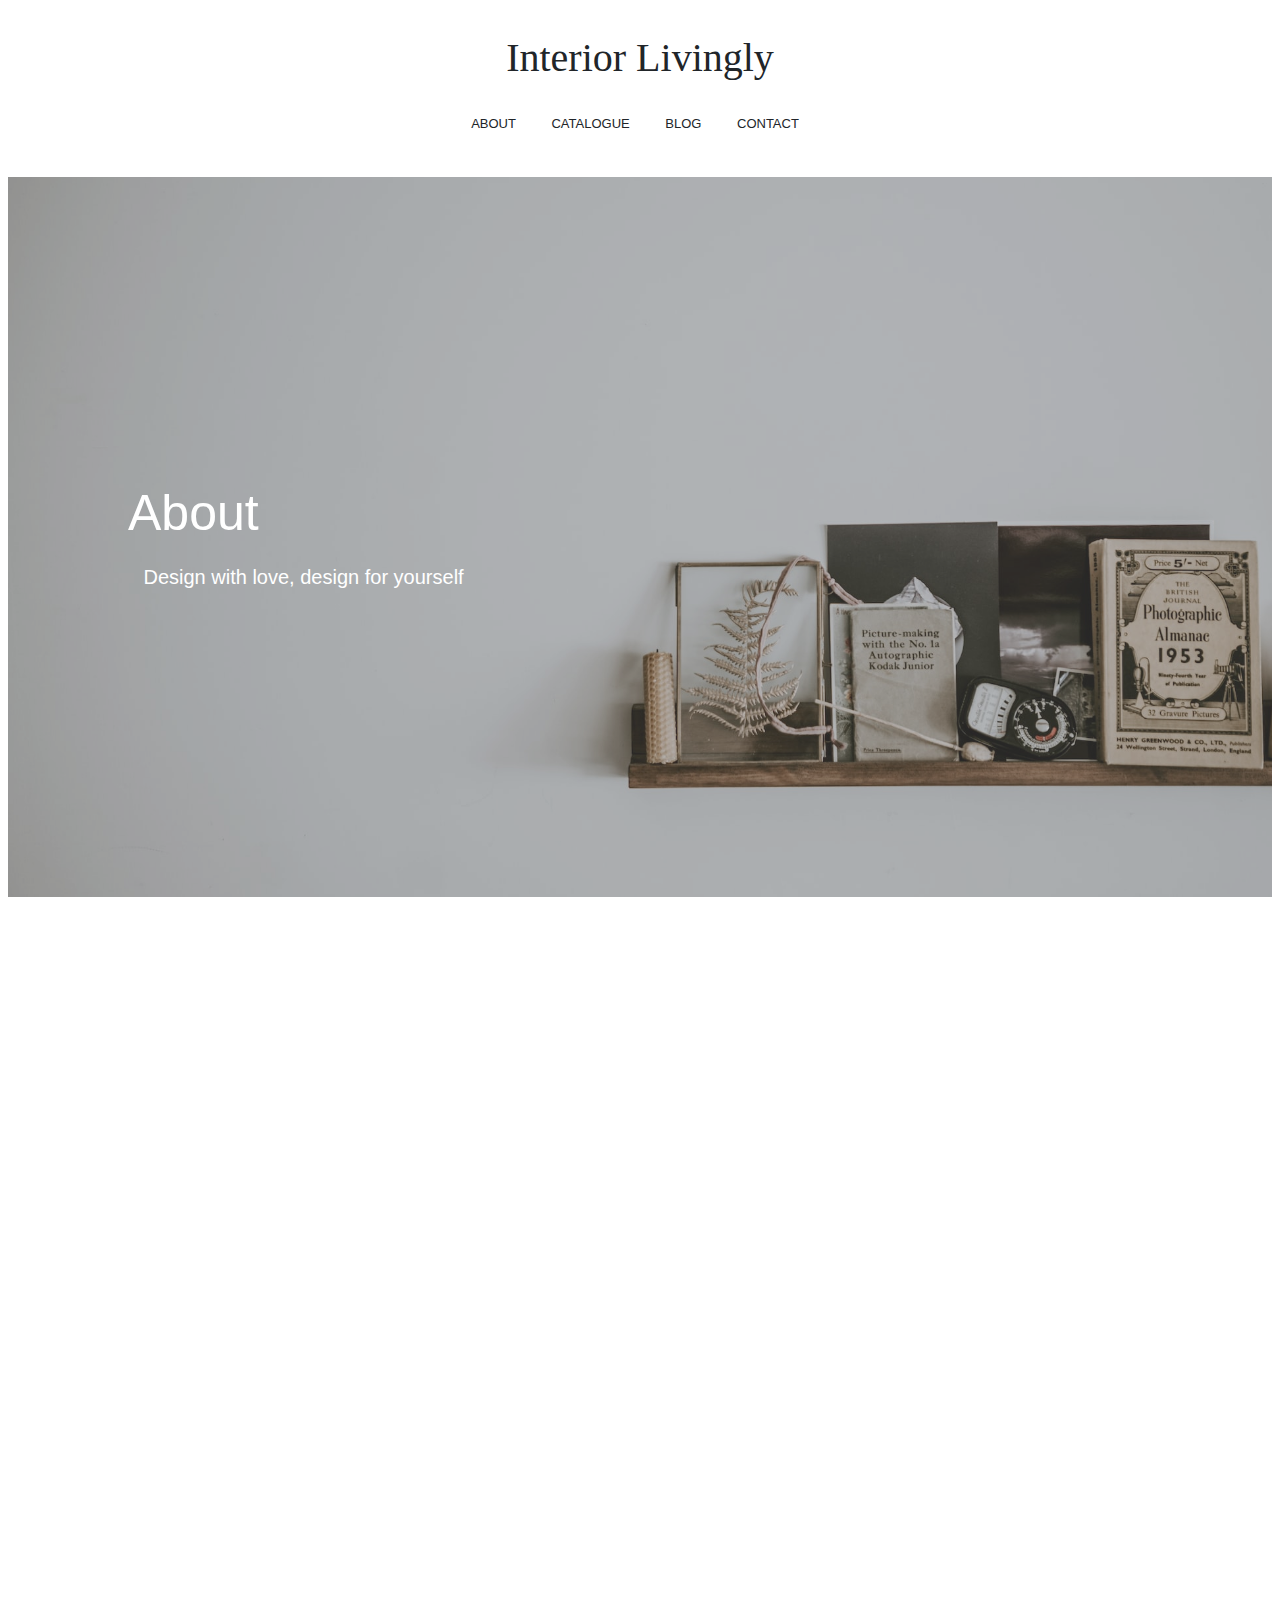
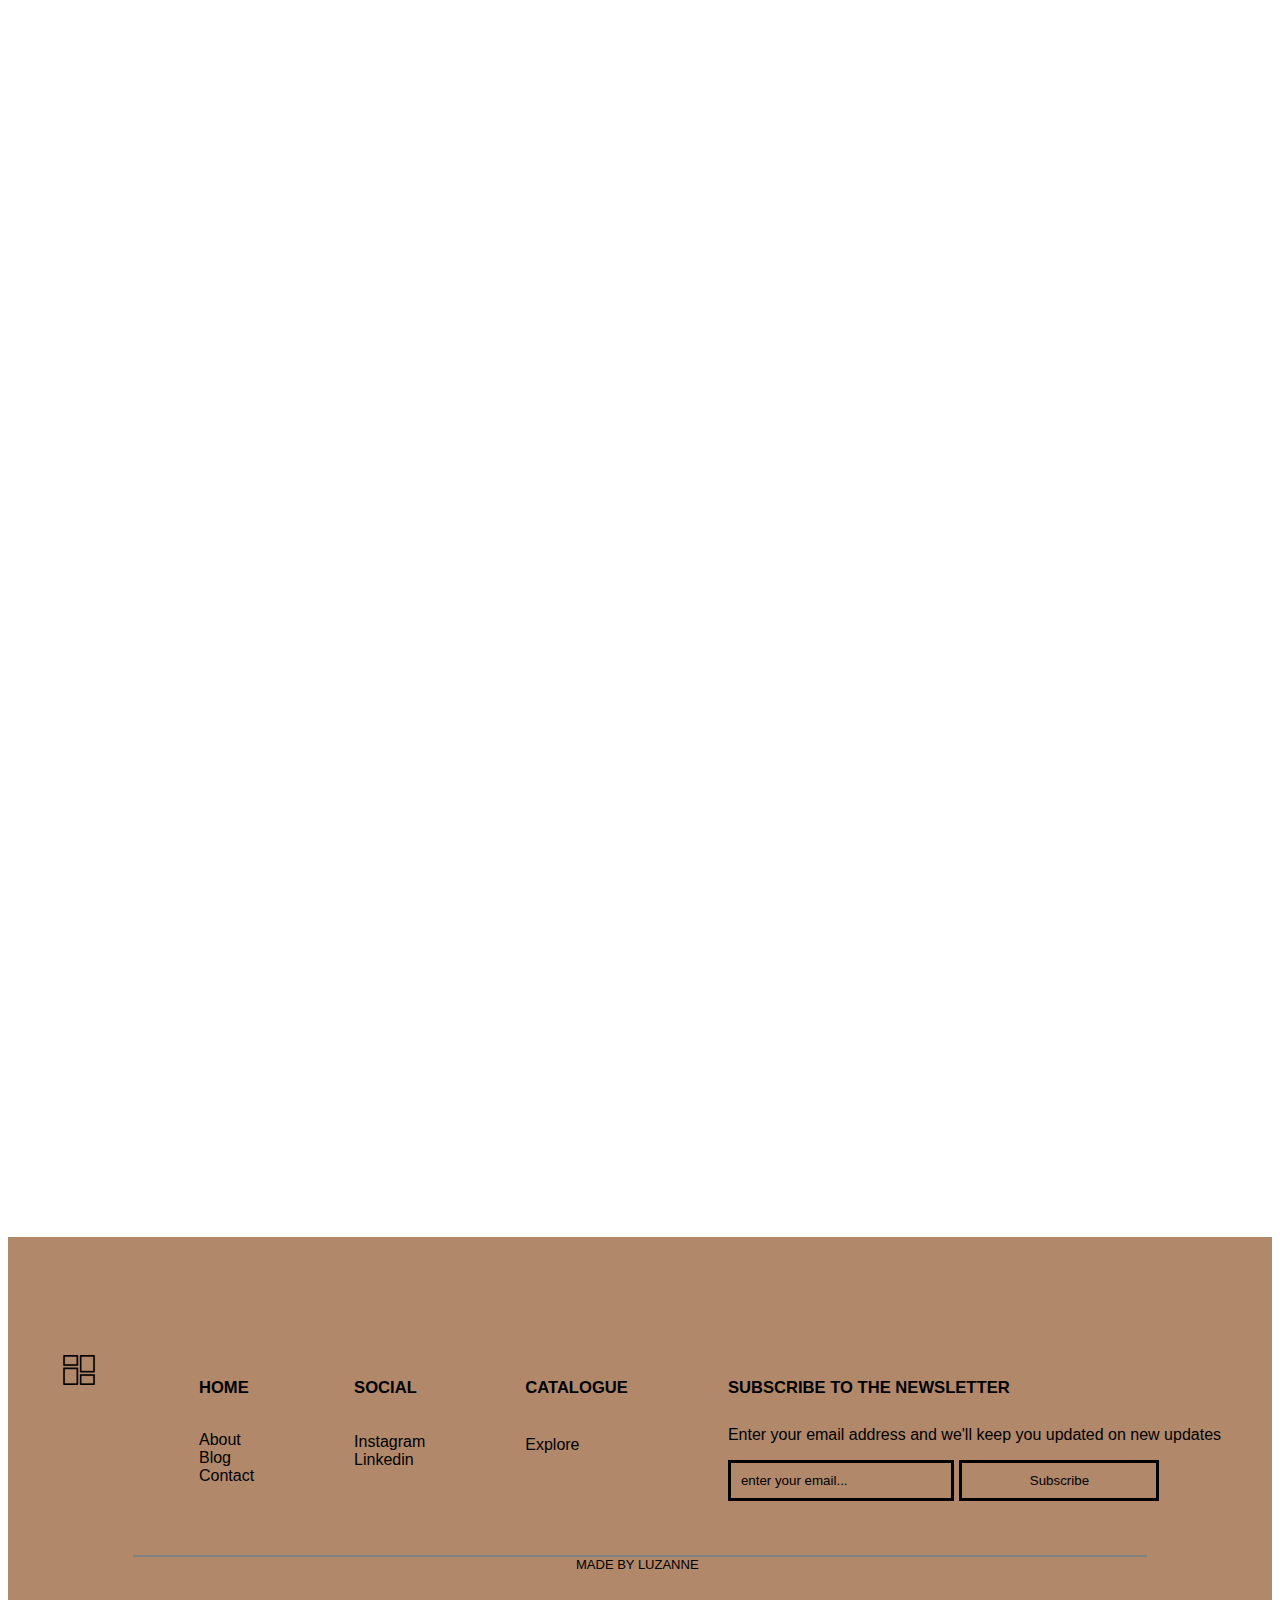
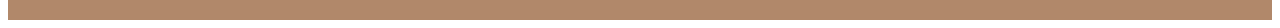
<file: about.html>
<!DOCTYPE html>
<html lang="en">
  <head>
    <meta charset="UTF-8" />
    <meta http-equiv="X-UA-Compatible" content="IE=edge" />
    <meta name="viewport" content="width=device-width, initial-scale=1.0" />
    <link rel="apple-touch-icon" sizes="180x180" href="/apple-touch-icon.png" />
    <link rel="icon" type="image/png" sizes="32x32" href="/favicon-32x32.png" />
    <link rel="icon" type="image/png" sizes="16x16" href="/favicon-16x16.png" />
    <link rel="manifest" href="/site.webmanifest" />
    <link href="https://unpkg.com/aos@2.3.1/dist/aos.css" rel="stylesheet" />
    <script src="https://unpkg.com/aos@2.3.1/dist/aos.js"></script>
    <link
      href="https://api.fontshare.com/v2/css?f[]=melodrama@600,500&f[]=nunito@400&display=swap"
      rel="stylesheet"
    />
    <link rel="stylesheet" href="styles.css" />
    <title>Interior Livingly-About</title>
  </head>
  <body>
    <!--Nav Bar-->
    <header class="header">
      <div class="brand">
        <div id="nav-burger" class="nav-burger is-active">
          <img src="images/hamburger-button.png" alt="Menu" class="nav-icon" />
        </div>
        <a href="index.html" class="brand-logo"> Interior Livingly </a>
      </div>
      <nav id="nav" class="nav">
        <div id="nav-cancel" class="nav-cancel">
          <img src="images/cancel-button.png" alt="" class="nav-icon" />
        </div>
        <a href="about.html" class="nav-link">ABOUT</a>
        <a href="catalogue.html" class="nav-link">CATALOGUE</a>
        <a href="blog.html" class="nav-link">BLOG</a>
        <a href="contact.html" class="nav-link">CONTACT</a>
      </nav>
    </header>
    <!--Header-->
    <div id="about-headerImage"></div>
    <div id="about-headerH1">
      <h1 class="about-h1">About</h1>
      <p class="aboutHeader-p">Design with love, design for yourself</p>
    </div>
    <section class="aboutIntro" data-aos="fade-up" data-aos-duration="1500">
      <div class="about-image">
        <img
          src="images/aboutIntro.jpg"
          class="about-img"
          alt="minimalistic white sofa and neutral accessories"
        />
      </div>
      <div class="aboutIcon-div">
        <small class="aboutSmall">Chapter 1</small>
        <h2 class="about-h2">How it all began</h2>
        <p class="about-p1">
          Interior Livingly came to being from the constant question of what can
          I add to this space? A lot of people want to add to their living
          spaces but are either overwhelmed by the amount of information online
          or find the information irrelevant to their person needs and taste.
        </p>
        <p class="about-p2">
          Interior Livingly seeks to provide short easy information of current
          trends and provide ways to incorporate it into a space that works for
          the reader. I took it one step further by creating a space online
          where readers could place items into their space before committing to
          buying an item.
        </p>
      </div>
    </section>
    <!--Blog Introduction-->
    <section
      class="about-blogIntro"
      data-aos="fade-up"
      data-aos-duration="1500"
    >
      <div class="aboutIcon-div">
        <small class="aboutSmall">Chapter 2</small>
        <h2 class="about-h2">Find ideas</h2>
        <p class="chapter2-p">
          I created short and detailed blog posts to help readers gain tips on
          updating spaces to fit their needs
        </p>
        <a href="blog.html"
          ><button class="button-52" role="button">Blog Posts</button></a
        >
      </div>
      <div>
        <img
          src="images/aboutBlog.jpg"
          class="aboutBlog-img"
          alt="white walls with brown natural sofa"
        />
      </div>
    </section>
    <!--App Introduction-->
    <section class="about-appIntro" data-aos="fade-up" data-aos-duration="1500">
      <div>
        <img
          src="images/aboutApp.jpg"
          class="aboutApp-img"
          alt="white wall with dimensions and plans of chair"
        />
      </div>
      <div class="aboutIcon-div">
        <small class="aboutSmall">Chapter 3</small>
        <h2 class="about-h2">Visualise your space's potential</h2>
        <p class="chapter3-p">
          Place items into your space in real time from my library of
          accessories and furniture items
        </p>
        <a href="catalogue.html"
          ><button class="button-52" role="button">Browse Catalogue</button></a
        >
      </div>
    </section>
    <!--Footer-->
    <footer>
      <div class="row">
        <div class="footer-col">
          <a href="#" class="nav-linkFooter"
            ><img src="images/grid.png" class="footer-logo"
          /></a>
        </div>
        <div class="footer-col">
          <h5>HOME</h5>
          <ul class="footer-nav">
            <li class="nav-item mb-2">
              <a href="about.html" class="nav-linkFooter">About</a>
            </li>
            <li class="nav-item mb-2">
              <a href="blog.html" class="nav-linkFooter">Blog</a>
            </li>
            <li class="nav-item mb-2">
              <a href="contact.html" class="nav-linkFooter">Contact</a>
            </li>
          </ul>
        </div>

        <div class="footer-col">
          <h5>SOCIAL</h5>
          <ul class="footer-nav">
            <li class="nav-item mb-2">
              <a
                href="https://www.instagram.com/interiorlivingly/"
                class="nav-linkFooter"
                >Instagram</a
              >
            </li>
            <li class="nav-item mb-2">
              <a href="#" class="nav-linkFooter">Linkedin</a>
            </li>
          </ul>
        </div>

        <div class="footer-col">
          <h5>CATALOGUE</h5>
          <ul class="footer-nav">
            <li class="nav-item mb-2">
              <a href="catalogue.html" class="nav-linkFooter">Explore</a>
            </li>
          </ul>
        </div>
        <div class="footer-col">
          <h5 class="newsletterH5">SUBSCRIBE TO THE NEWSLETTER</h5>
          <p class="newsletterP">
            Enter your email address and we'll keep you updated on new updates
          </p>
          <!--Newsletter Form-->
          <form id="newsletter">
            <input type="email" placeholder="enter your email..." />
            <button id="newsButton">Subscribe</button>
          </form>
        </div>
      </div>
      <hr />
      <a
        href="https://www.luzannesmith.co.za/"
        target="_blank"
        class="portfolio-link"
        >MADE BY LUZANNE</a
      >
    </footer>
    <script>
      AOS.init();
    </script>
    <script src="script.js"></script>
    <!--Photo by <a href="https://unsplash.com/es/@katsiajazwinska?utm_source=unsplash&utm_medium=referral&utm_content=creditCopyText">Katsia Jazwinska</a> on <a href="https://unsplash.com/collections/TlcxbwE7ZfQ/interior?utm_source=unsplash&utm_medium=referral&utm_content=creditCopyText">Unsplash</a>
     Photo by <a href="https://unsplash.com/es/@ahnako?utm_source=unsplash&utm_medium=referral&utm_content=creditCopyText">Dennis Scherdt</a> on <a href="https://unsplash.com/collections/TlcxbwE7ZfQ/interior?utm_source=unsplash&utm_medium=referral&utm_content=creditCopyText">Unsplash</a>
  Photo by <a href="https://unsplash.com/@spacejoy?utm_source=unsplash&utm_medium=referral&utm_content=creditCopyText">Spacejoy</a> on <a href="https://unsplash.com/@spacejoy?utm_source=unsplash&utm_medium=referral&utm_content=creditCopyText">Unsplash</a>
      Photo by <a href="https://unsplash.com/@corinnekutz?utm_source=unsplash&utm_medium=referral&utm_content=creditCopyText">Corinne Kutz</a> on <a href="https://unsplash.com/collections/494266/home-decor-%2B-design?utm_source=unsplash&utm_medium=referral&utm_content=creditCopyText">Unsplash</a>
  --></body>
</html>
</file>
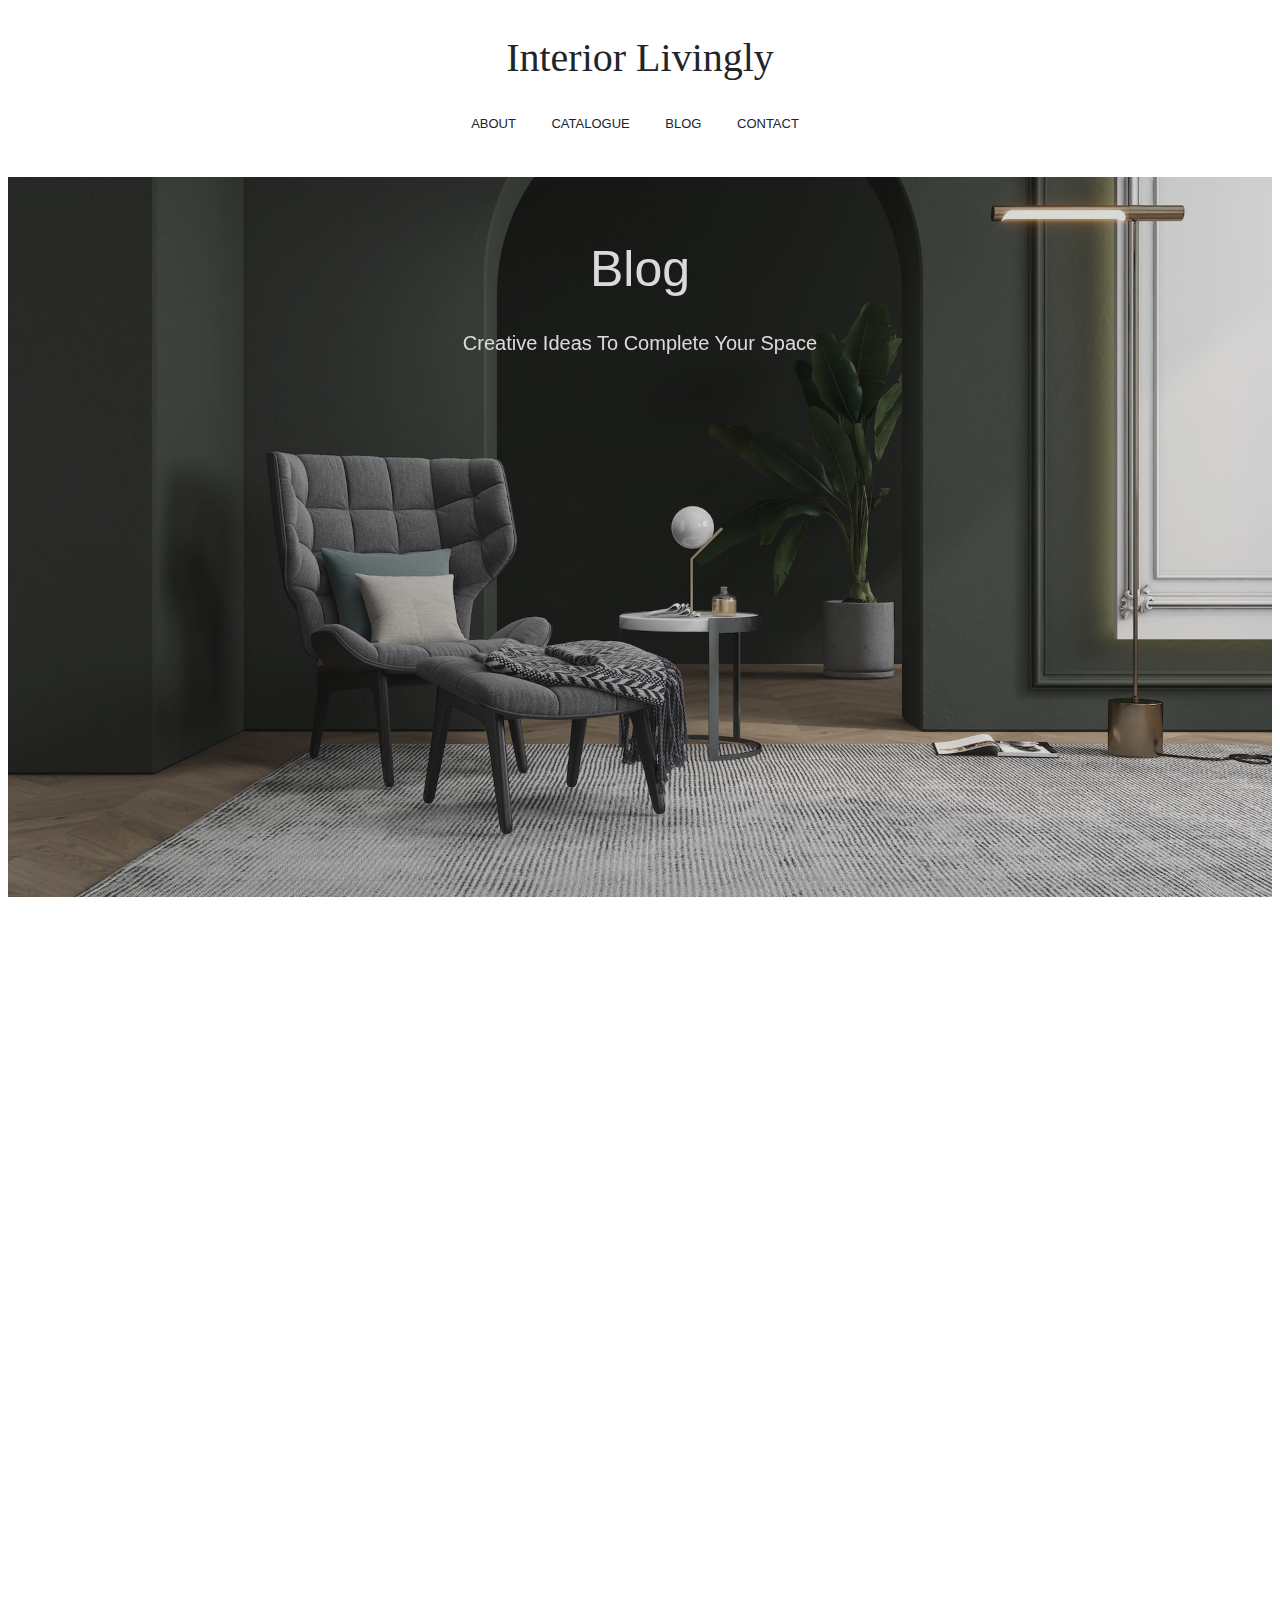
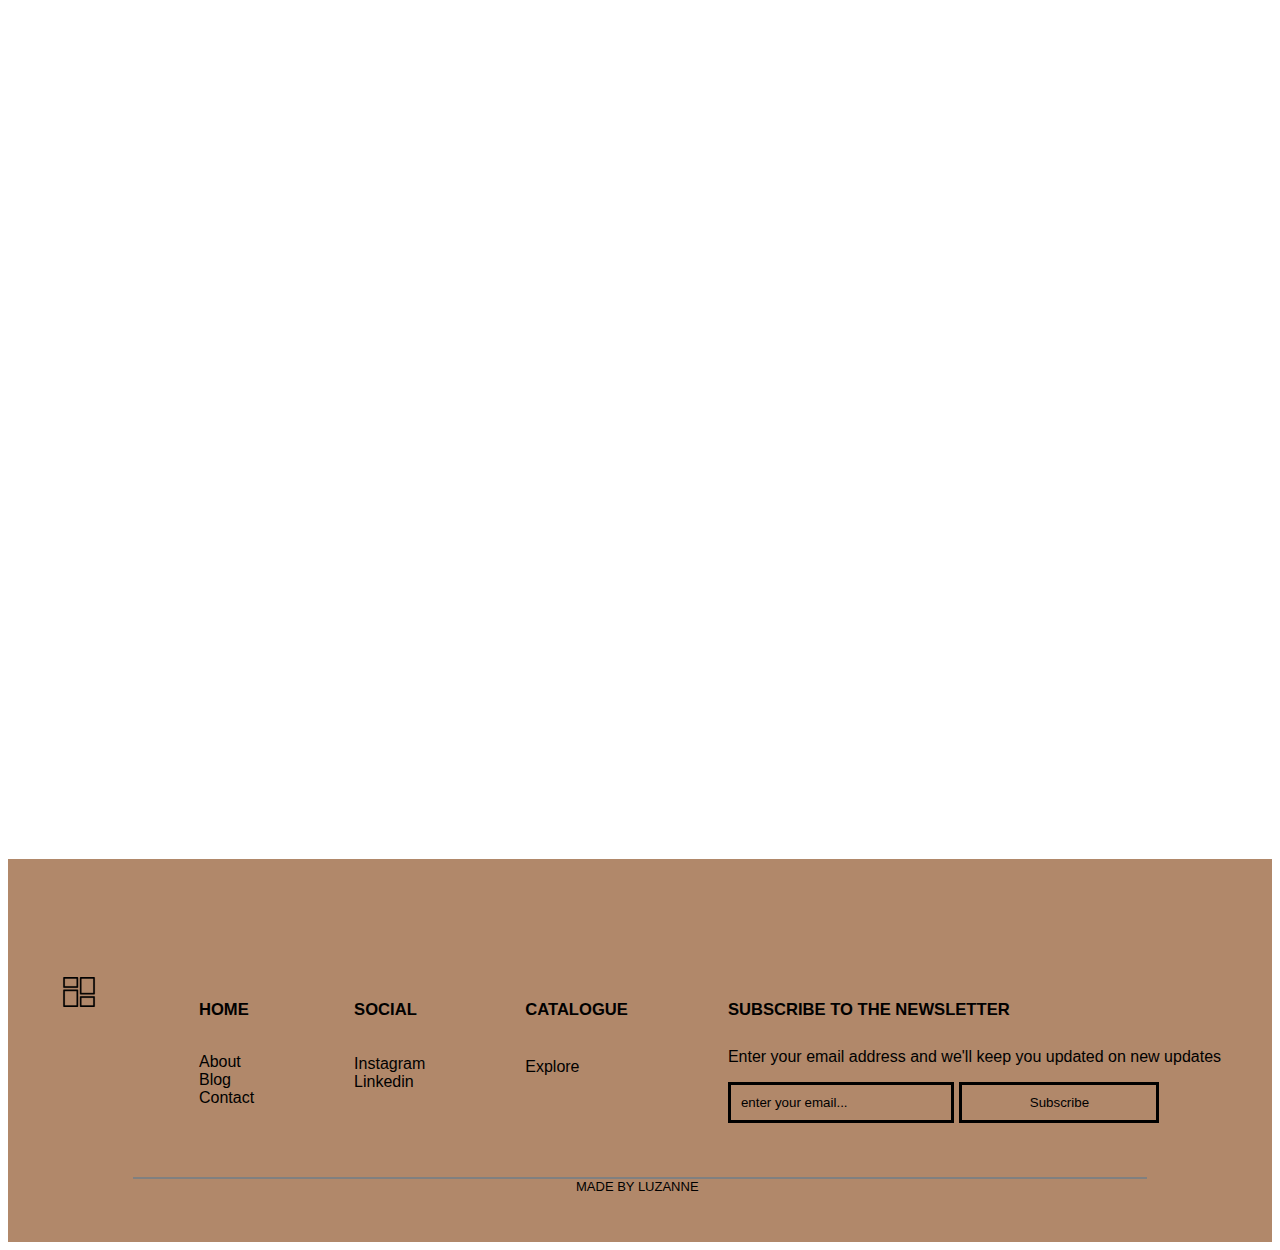
<file: blog.html>
<!DOCTYPE html>
<html lang="en">
  <head>
    <meta charset="UTF-8" />
    <meta http-equiv="X-UA-Compatible" content="IE=edge" />
    <meta name="viewport" content="width=device-width, initial-scale=1.0" />
    <link rel="apple-touch-icon" sizes="180x180" href="/apple-touch-icon.png" />
    <link rel="icon" type="image/png" sizes="32x32" href="/favicon-32x32.png" />
    <link rel="icon" type="image/png" sizes="16x16" href="/favicon-16x16.png" />
    <link rel="manifest" href="/site.webmanifest" />
    <link
      href="https://api.fontshare.com/v2/css?f[]=melodrama@600,500&f[]=nunito@400&display=swap"
      rel="stylesheet"
    />
    <link href="https://unpkg.com/aos@2.3.1/dist/aos.css" rel="stylesheet" />
    <script src="https://unpkg.com/aos@2.3.1/dist/aos.js"></script>
    <link rel="stylesheet" href="styles.css" />
    <title>interior Livingly-Blog</title>
  </head>
  <body>
    <!--Nav Bar-->
    <header class="header">
      <div class="brand">
        <div id="nav-burger" class="nav-burger is-active">
          <img src="images/hamburger-button.png" alt="Menu" class="nav-icon" />
        </div>
        <a href="index.html" class="brand-logo"> Interior Livingly </a>
      </div>
      <nav id="nav" class="nav">
        <div id="nav-cancel" class="nav-cancel">
          <img src="images/cancel-button.png" alt="" class="nav-icon" />
        </div>
        <a href="about.html" class="nav-link">ABOUT</a>
        <a href="catalogue.html" class="nav-link">CATALOGUE</a>
        <a href="blog.html" class="nav-link">BLOG</a>
        <a href="contact.html" class="nav-link">CONTACT</a>
      </nav>
    </header>
    <!--Header-->
    <section id="blogHeader">
      <h1 class="blog-h1">Blog</h1>
      <p class="blogHeader-p">Creative Ideas To Complete Your Space</p>
    </section>

    <section
      id="blog-headerArticle"
      data-aos="fade-up"
      data-aos-duration="1500"
    >
      <div class="headerBlogImg">
        <img
          src="images/PlantImg.jpg"
          class="blogHeader"
          alt="light living room with large plant in basket planter"
        />
      </div>
      <div class="headerBlogText">
        <small class="blogDateSmall">27 SEPTEMBER 2022</small>
        <h2 class="blog-h2">The Power of Plants</h2>
        <p>
          Adding plants to your space to calm your mind, bring comfort and
          brighten up your space.
        </p>

        <a href="plantPower.html"
          ><button class="button-52" role="button">Read More</button></a
        >
      </div>
    </section>
    <!--Blog Posts-->
    <section
      class="blogArticlesRow"
      data-aos="fade-up"
      data-aos-duration="1500"
    >
      <div class="blogArticle">
        <a href="livingRoom.html" class="blogArticleLink">
          <img
            src="images/blog-img1.jpg"
            class="articleImg"
            alt="natural living room"
          />
          <small class="blogDateSmall">11 OCTOBER 2022</small>
          <h4>LIVING ROOMS</h4>
          <p class="blogArticle-p">
            Modern living rooms to pretty to look at, yet comfortable to host
            in.
          </p>
        </a>
      </div>
      <div class="blogArticle">
        <a href="homeOffices.html" class="blogArticleLink">
          <img
            src="images/blog-img2.jpg"
            class="articleImg"
            alt="minimalistic home office"
          />
          <small class="blogDateSmall">25 OCTOBER 2022</small>
          <h4>HOME OFFICES</h4>
          <p class="blogArticle-p">
            Creating a home office that is functional and stylish regardless of
            the size of the space.
          </p>
        </a>
      </div>
      <div class="blogArticle">
        <a href="calmingBedroom.html" class="blogArticleLink">
          <img
            src="images/blog-img3.jpg"
            class="articleImg"
            alt="light and minimalistic bedroom"
          />
          <small class="blogDateSmall">08 NOVEMBER 2022</small>
          <h4>CALMING BEDROOMS</h4>
          <p class="blogArticle-p">
            Calming, minimalistic but still beautiful bedroom retreat ideas.
          </p>
        </a>
      </div>
    </section>
    <!--Footer-->
    <footer>
      <div class="row">
        <div class="footer-col">
          <a href="#" class="nav-linkFooter"
            ><img src="images/grid.png" class="footer-logo"
          /></a>
        </div>
        <div class="footer-col">
          <h5>HOME</h5>
          <ul class="footer-nav">
            <li class="nav-item mb-2">
              <a href="about.html" class="nav-linkFooter">About</a>
            </li>
            <li class="nav-item mb-2">
              <a href="blog.html" class="nav-linkFooter">Blog</a>
            </li>
            <li class="nav-item mb-2">
              <a href="contact.html" class="nav-linkFooter">Contact</a>
            </li>
          </ul>
        </div>

        <div class="footer-col">
          <h5>SOCIAL</h5>
          <ul class="footer-nav">
            <li class="nav-item mb-2">
              <a
                href="https://www.instagram.com/interiorlivingly/"
                class="nav-linkFooter"
                >Instagram</a
              >
            </li>
            <li class="nav-item mb-2">
              <a href="#" class="nav-linkFooter">Linkedin</a>
            </li>
          </ul>
        </div>

        <div class="footer-col">
          <h5>CATALOGUE</h5>
          <ul class="footer-nav">
            <li class="nav-item mb-2">
              <a href="catalogue.html" class="nav-linkFooter">Explore</a>
            </li>
          </ul>
        </div>
        <div class="footer-col">
          <h5 class="newsletterH5">SUBSCRIBE TO THE NEWSLETTER</h5>
          <p class="newsletterP">
            Enter your email address and we'll keep you updated on new updates
          </p>
          <!--Newsletter Form-->
          <form id="newsletter">
            <input type="email" placeholder="enter your email..." />
            <button id="newsButton">Subscribe</button>
          </form>
        </div>
      </div>
      <hr />
      <a
        href="https://www.luzannesmith.co.za/"
        target="_blank"
        class="portfolio-link"
        >MADE BY LUZANNE</a
      >
    </footer>
    <script>
      AOS.init();
    </script>
    <script src="script.js"></script>
    <!--Photo by <a href="https://unsplash.com/@coohom?utm_source=unsplash&utm_medium=referral&utm_content=creditCopyText">Jason Wang</a> on <a href="https://unsplash.com/s/photos/interior-design?utm_source=unsplash&utm_medium=referral&utm_content=creditCopyText">Unsplash</a>
  --></body>
</html>
</file>
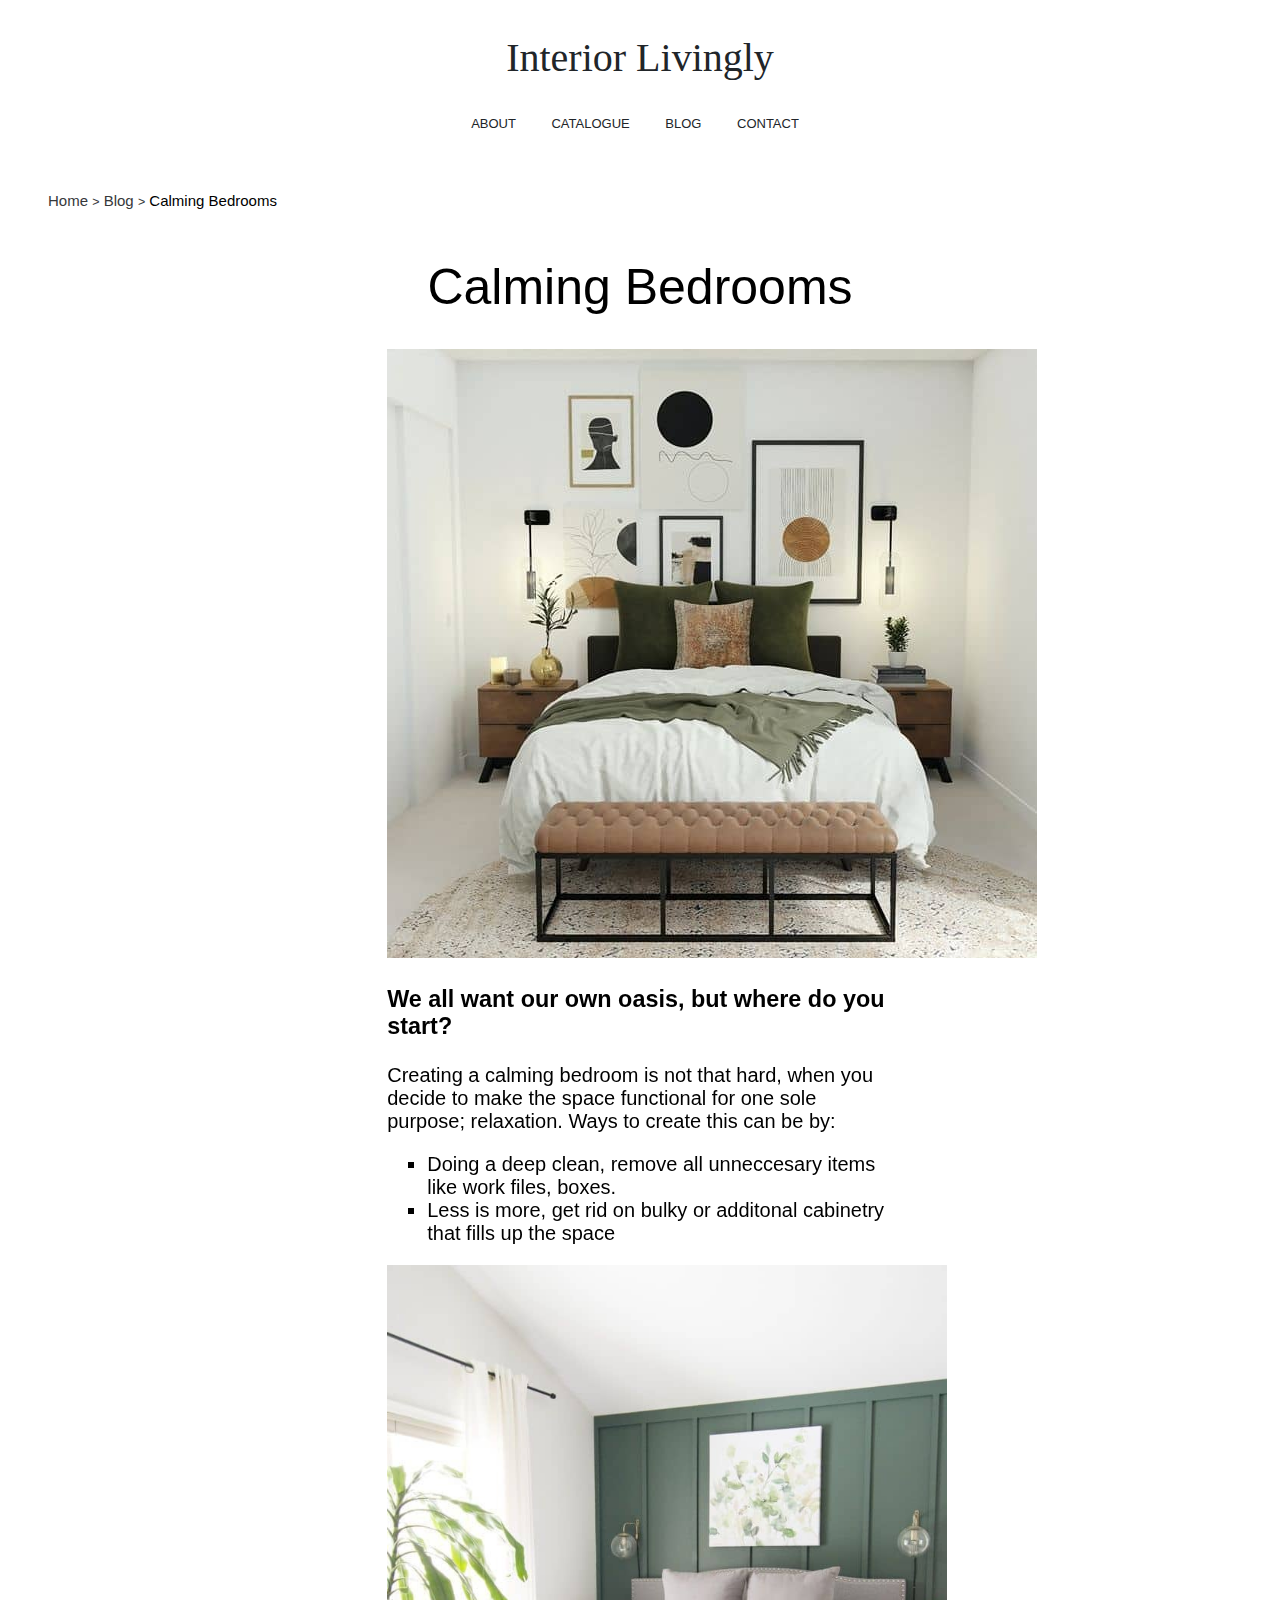
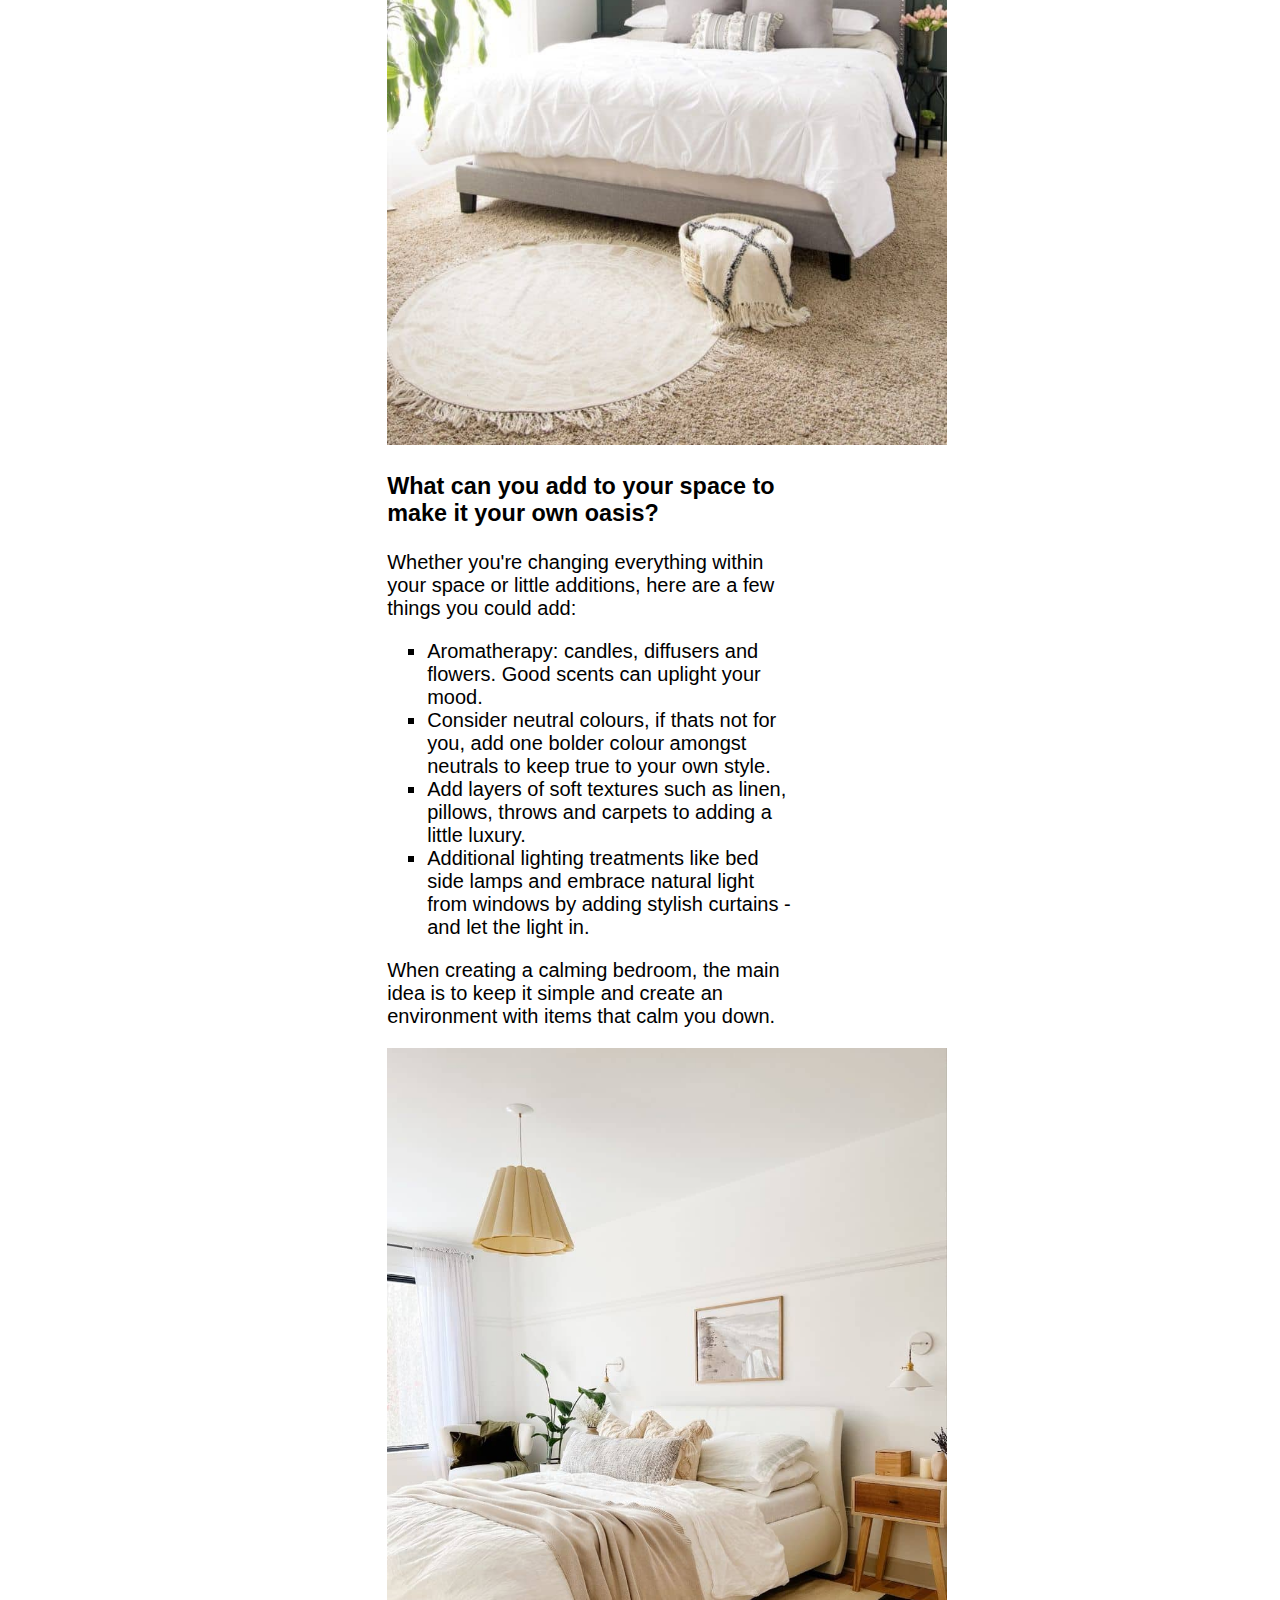
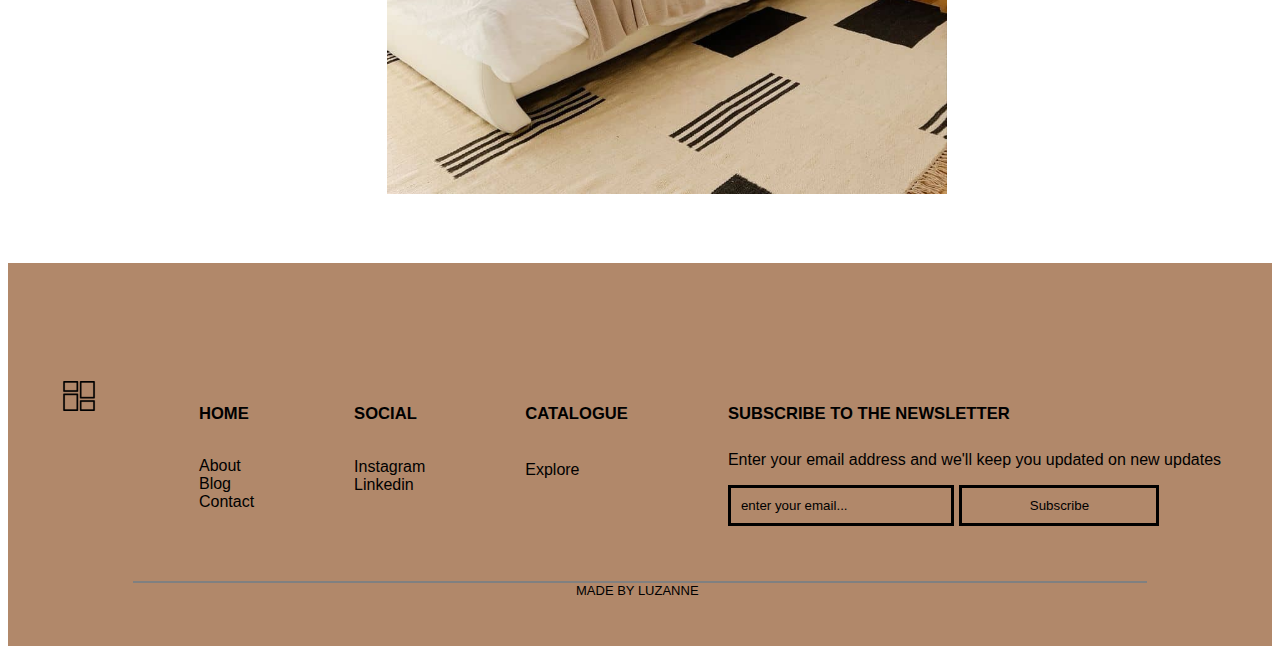
<file: calmingBedroom.html>
<!DOCTYPE html>
<html lang="en">
  <head>
    <meta charset="UTF-8" />
    <meta http-equiv="X-UA-Compatible" content="IE=edge" />
    <meta name="viewport" content="width=device-width, initial-scale=1.0" />
    <link rel="apple-touch-icon" sizes="180x180" href="/apple-touch-icon.png" />
    <link rel="icon" type="image/png" sizes="32x32" href="/favicon-32x32.png" />
    <link rel="icon" type="image/png" sizes="16x16" href="/favicon-16x16.png" />
    <link rel="manifest" href="/site.webmanifest" />
    <link href="https://unpkg.com/aos@2.3.1/dist/aos.css" rel="stylesheet" />
    <script src="https://unpkg.com/aos@2.3.1/dist/aos.js"></script>
    <link
      href="https://api.fontshare.com/v2/css?f[]=melodrama@600,500&f[]=nunito@400&f[]=satoshi@400&display=swap"
      rel="stylesheet"
    />
    <link rel="stylesheet" href="styles.css" />
    <title>Interior Livingly | Calming Bedroom</title>
  </head>
  <body>
    <!--Nav Bar-->
    <header class="header">
      <div class="brand">
        <div id="nav-burger" class="nav-burger is-active">
          <img src="images/hamburger-button.png" alt="Menu" class="nav-icon" />
        </div>
        <a href="index.html" class="brand-logo"> Interior Livingly </a>
      </div>
      <nav id="nav" class="nav">
        <div id="nav-cancel" class="nav-cancel">
          <img src="images/cancel-button.png" alt="" class="nav-icon" />
        </div>
        <a href="about.html" class="nav-link">ABOUT</a>
        <a href="catalogue.html" class="nav-link">CATALOGUE</a>
        <a href="blog.html" class="nav-link">BLOG</a>
        <a href="work.html" class="nav-link">CONTACT</a>
      </nav>
    </header>
    <!--Bread Crumbs-->
    <ol>
      <li>
        <a href="index.html">Home <small>></small></a>
      </li>
      <li>
        <a href="blog.html">Blog <small>></small></a>
      </li>
      <li>Calming Bedrooms</li>
    </ol>
    <!--Header Introduction-->
    <main id="articleLayout">
      <section
        id="blogArticleIntro"
        data-aos="fade-up"
        data-aos-duration="1500"
      >
        <h1 class="articleH1">Calming Bedrooms</h1>
        <img
          src="images/blog-img3.jpg"
          class="plants-img"
          alt="light and minimalistic bedroom"
        />
        <h3>We all want our own oasis, but where do you start?</h3>
        <p>
          Creating a calming bedroom is not that hard, when you decide to make
          the space functional for one sole purpose; relaxation. Ways to create
          this can be by:
        </p>

        <ul>
          <li>
            Doing a deep clean, remove all unneccesary items like work files,
            boxes.
          </li>
          <li>
            Less is more, get rid on bulky or additonal cabinetry that fills up
            the space
          </li>
        </ul>
      </section>

      <!--Article-->
      <section id="blogArticleMain">
        <img
          src="images/bedroomGreen.jpg"
          class="plants-img1"
          alt="light bedroom with green feature wall"
        />
        <h3>What can you add to your space to make it your own oasis?</h3>
        <p>
          Whether you're changing everything within your space or little
          additions, here are a few things you could add:
        </p>
        <ul>
          <li>
            Aromatherapy: candles, diffusers and flowers. Good scents can
            uplight your mood.
          </li>
          <li>
            Consider neutral colours, if thats not for you, add one bolder
            colour amongst neutrals to keep true to your own style.
          </li>
          <li>
            Add layers of soft textures such as linen, pillows, throws and
            carpets to adding a little luxury.
          </li>
          <li>
            Additional lighting treatments like bed side lamps and embrace
            natural light from windows by adding stylish curtains - and let the
            light in.
          </li>
        </ul>
        <p>
          When creating a calming bedroom, the main idea is to keep it simple
          and create an environment with items that calm you down.
        </p>
      </section>
      <section id="blogArticleEnd">
        <img
          src="images/bedroomNeutral.jpg"
          class="plants-img2"
          alt="neautral brown bedroom with large brown and black carpet"
        />
      </section>
    </main>
    <!--Footer-->
    <footer>
      <div class="row">
        <div class="footer-col">
          <a href="#" class="nav-linkFooter"
            ><img src="images/grid.png" class="footer-logo"
          /></a>
        </div>
        <div class="footer-col">
          <h5>HOME</h5>
          <ul class="footer-nav">
            <li class="nav-item mb-2">
              <a href="about.html" class="nav-linkFooter">About</a>
            </li>
            <li class="nav-item mb-2">
              <a href="blog.html" class="nav-linkFooter">Blog</a>
            </li>
            <li class="nav-item mb-2">
              <a href="work.html" class="nav-linkFooter">Contact</a>
            </li>
          </ul>
        </div>

        <div class="footer-col">
          <h5>SOCIAL</h5>
          <ul class="footer-nav">
            <li class="nav-item mb-2">
              <a href="#" class="nav-linkFooter">Instagram</a>
            </li>
            <li class="nav-item mb-2">
              <a href="#" class="nav-linkFooter">Linkedin</a>
            </li>
          </ul>
        </div>

        <div class="footer-col">
          <h5>CATALOGUE</h5>
          <ul class="footer-nav">
            <li class="nav-item mb-2">
              <a href="catalogue.html" class="nav-linkFooter">Explore</a>
            </li>
          </ul>
        </div>
        <div class="footer-col">
          <h5 class="newsletterH5">SUBSCRIBE TO THE NEWSLETTER</h5>
          <p class="newsletterP">
            Enter your email address and we'll keep you updated on new updates
          </p>
          <!--Newsletter Form-->
          <form id="newsletter">
            <input type="email" placeholder="enter your email..." />
            <button id="newsButton">Subscribe</button>
          </form>
        </div>
      </div>
      <hr />
      <a
        href="https://www.luzannesmith.co.za/"
        target="_blank"
        class="portfolio-link"
        >MADE BY LUZANNE</a
      >
    </footer>
    <script>
      AOS.init();
    </script>
    <script src="script.js"></script>
  </body>
</html>
</file>
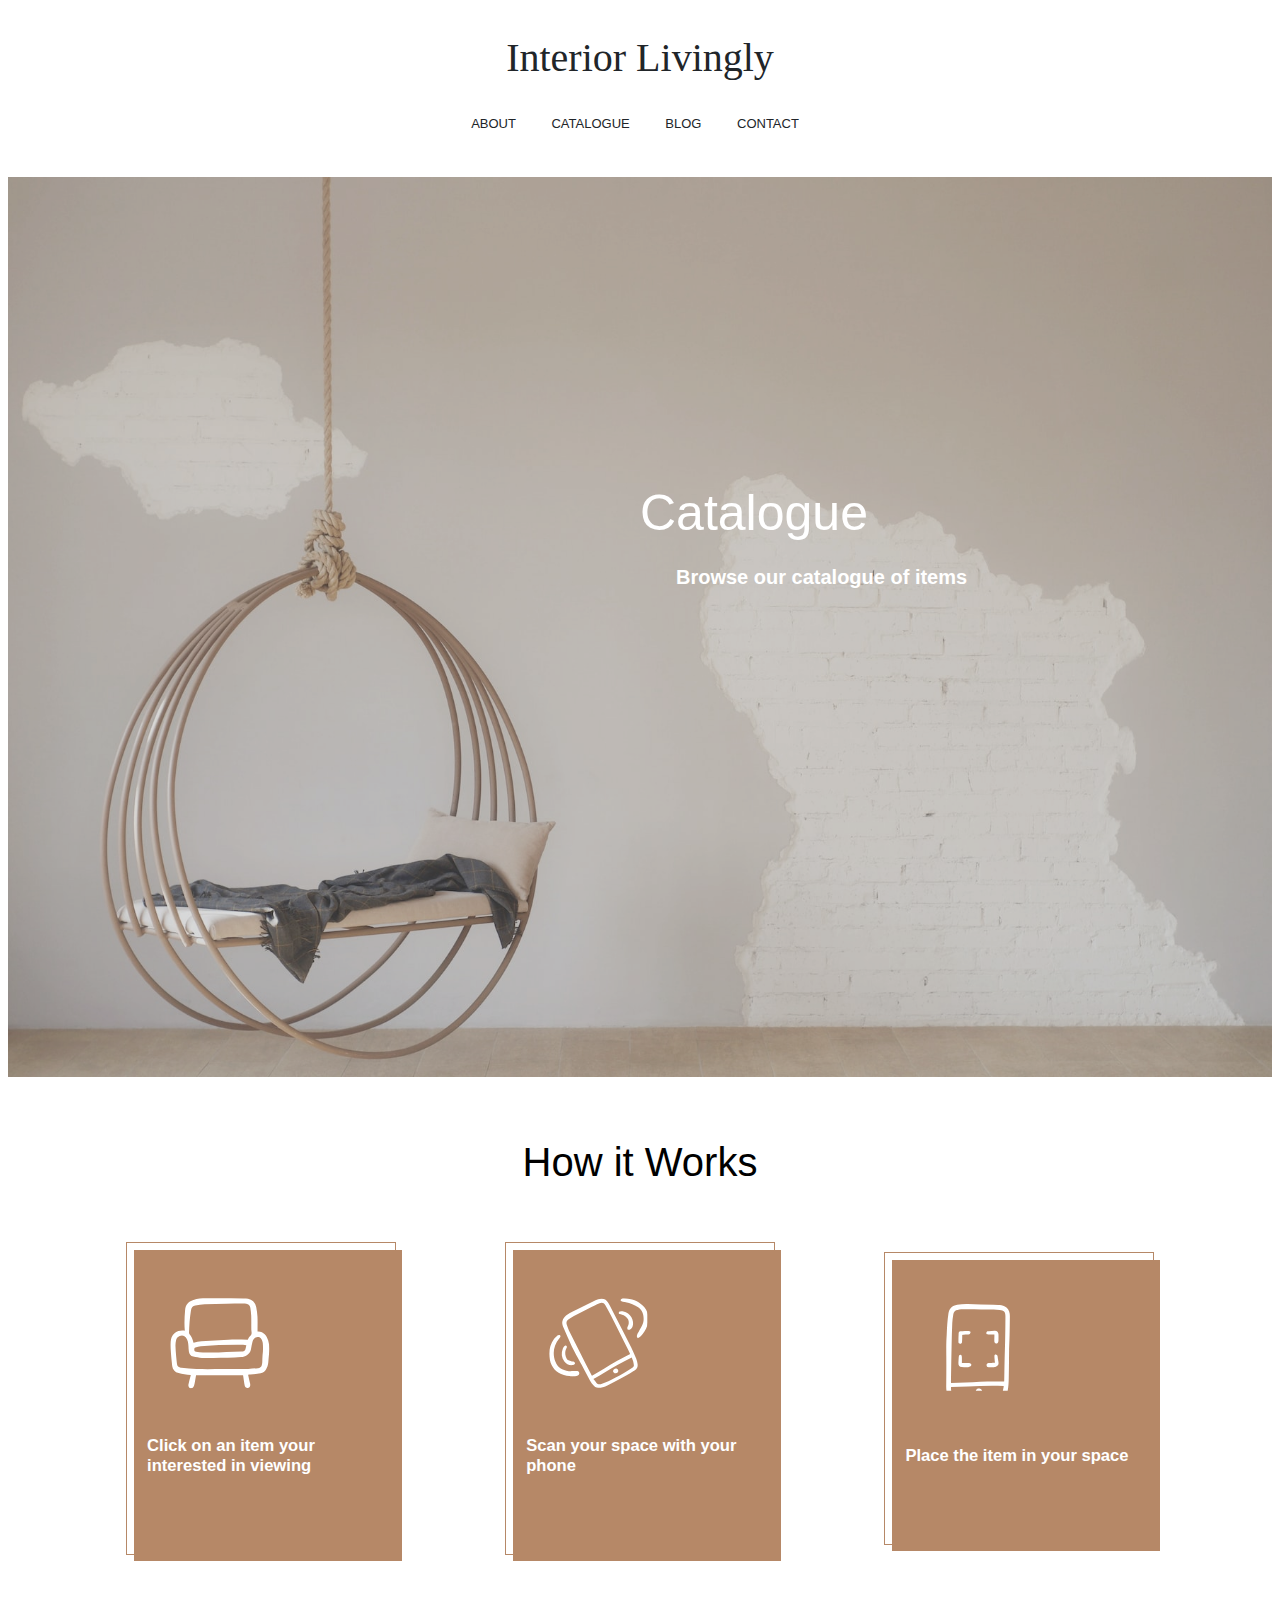
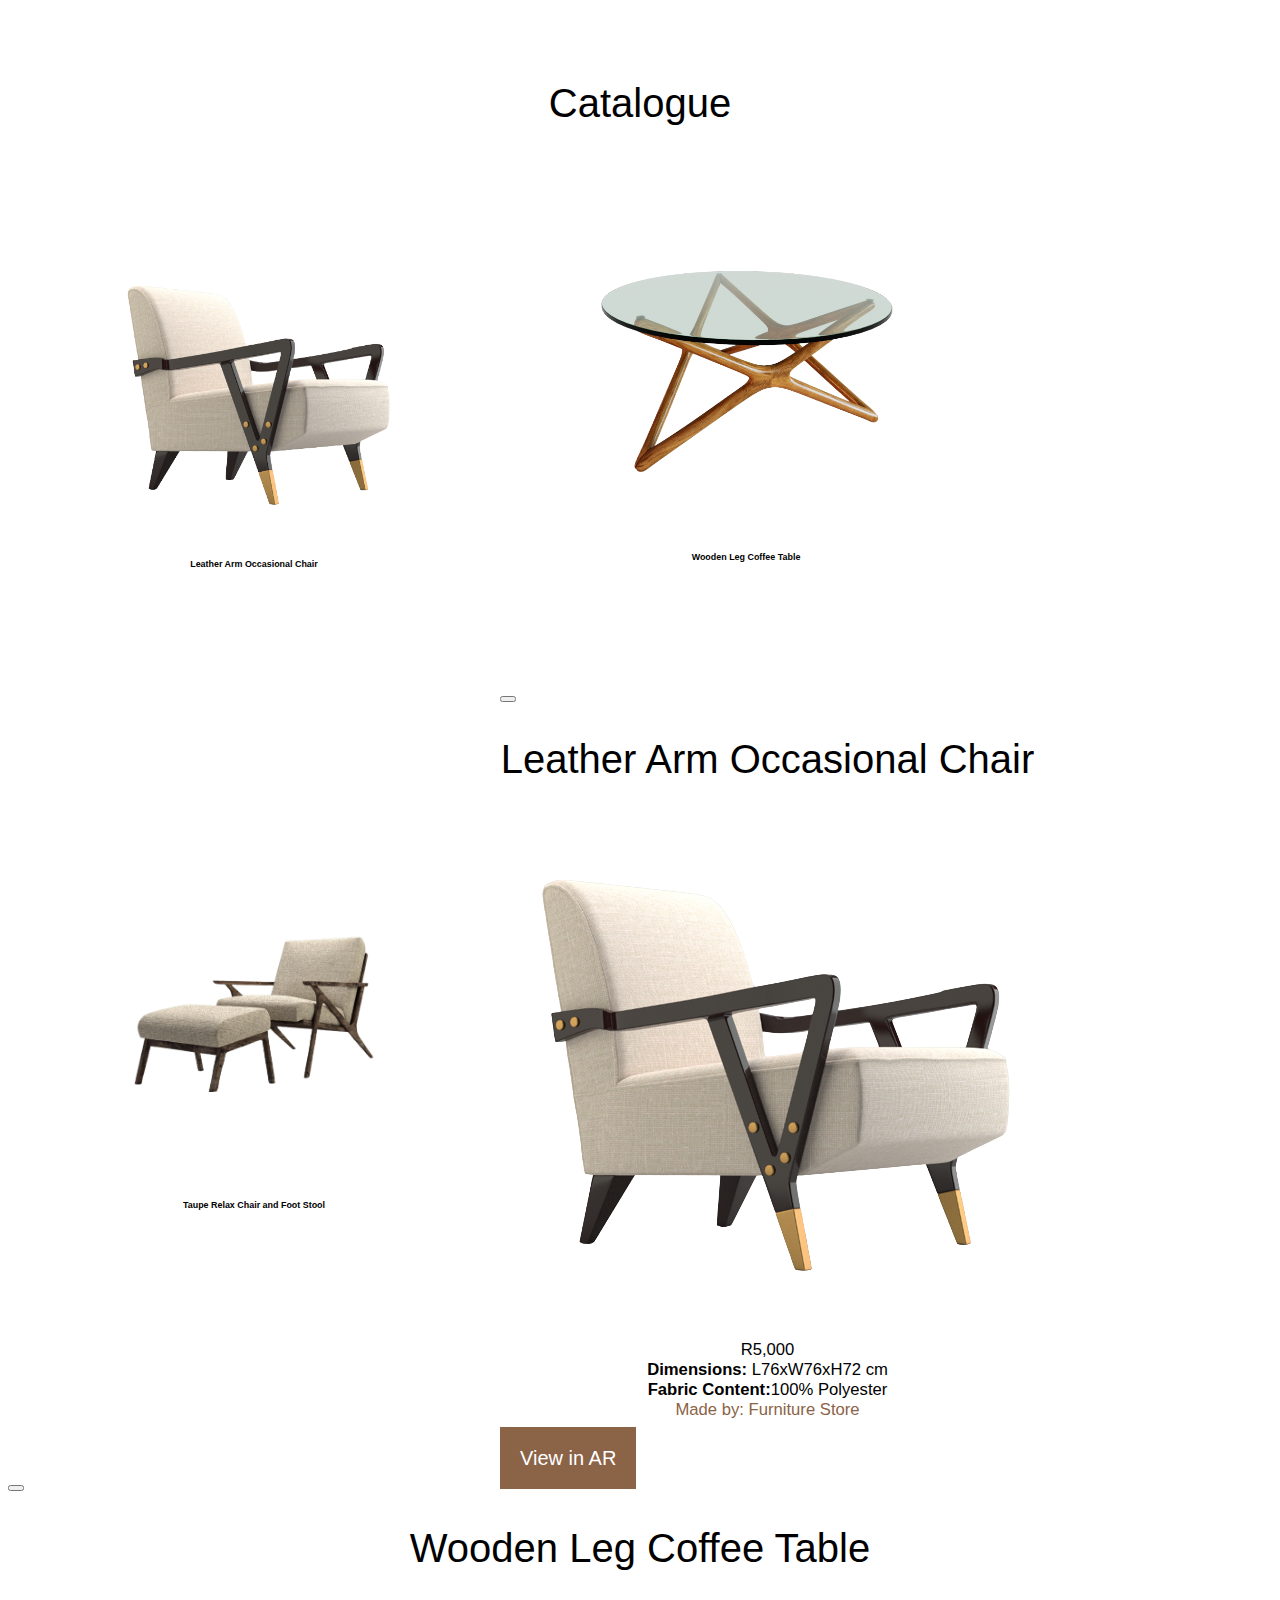
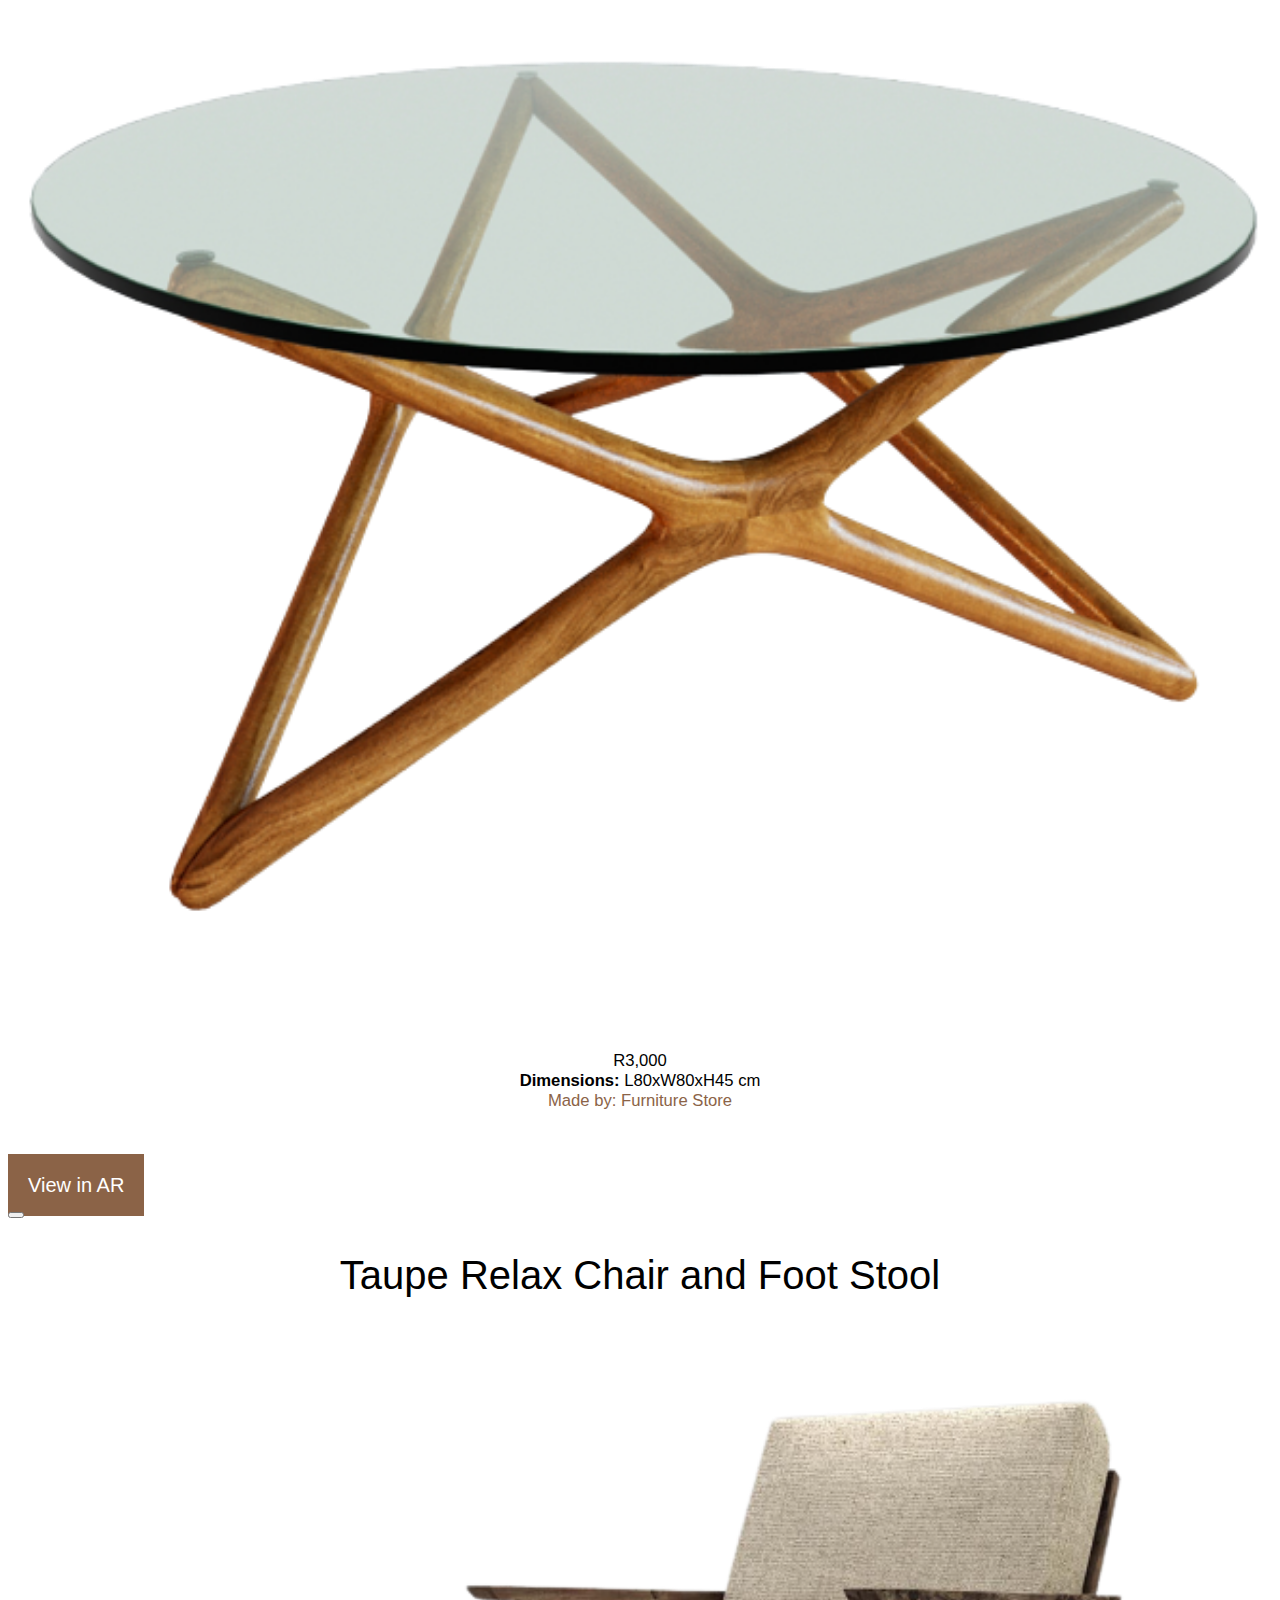
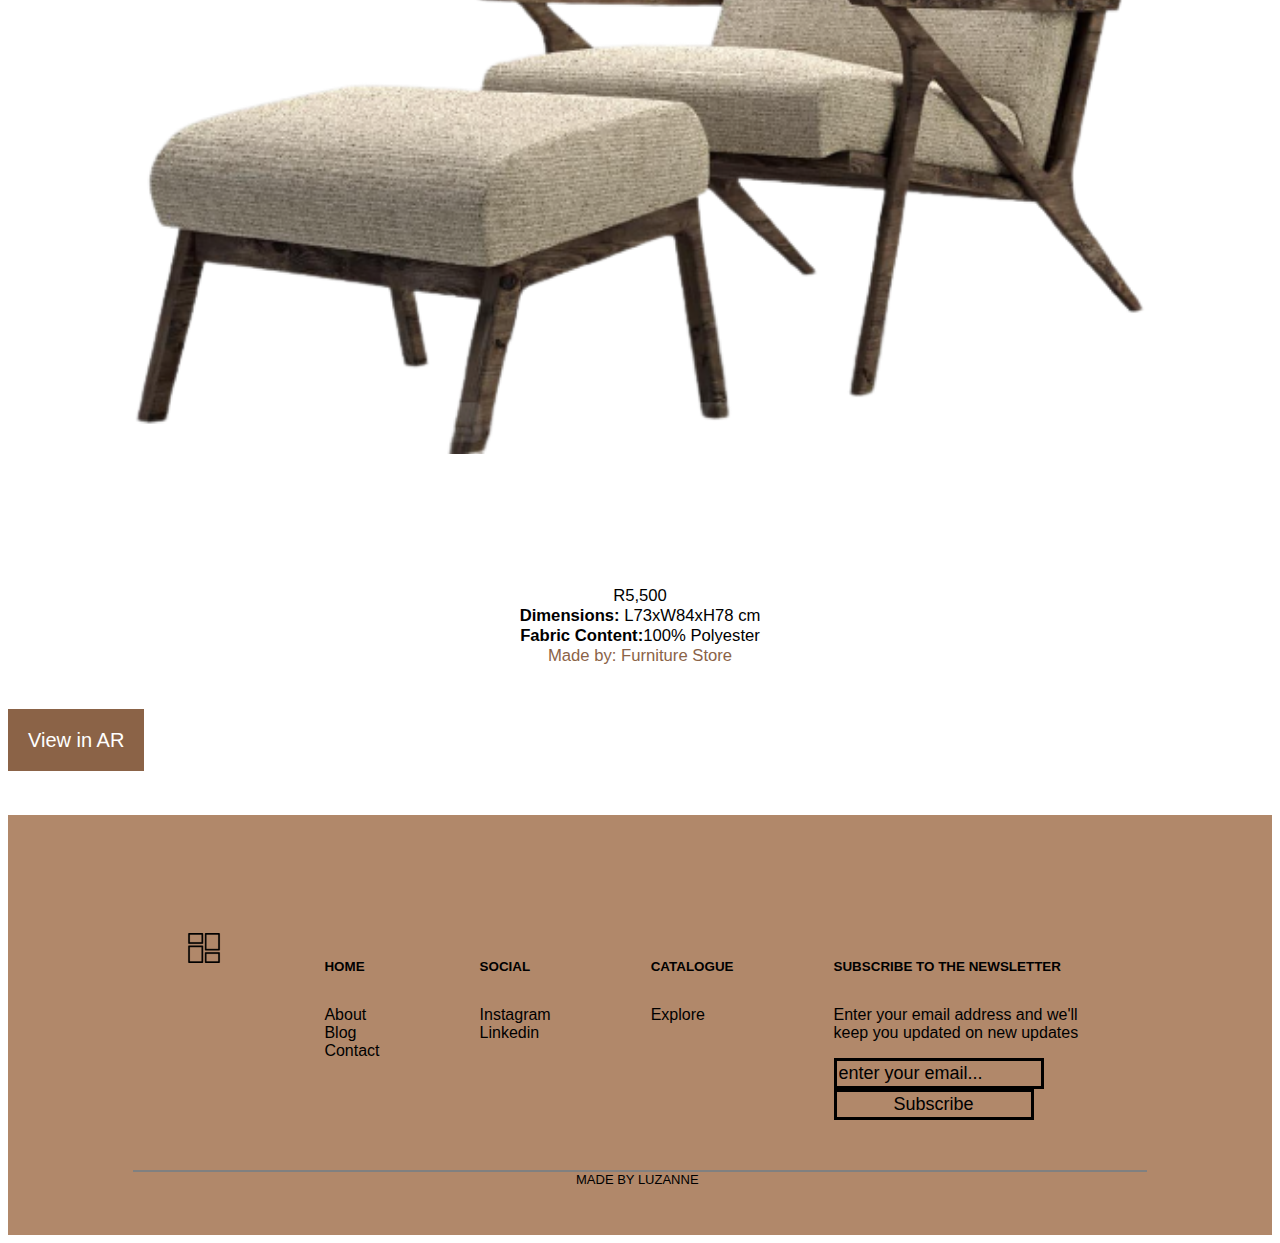
<file: catalogue.html>
<!DOCTYPE html>
<html lang="en">
  <head>
    <meta charset="UTF-8" />
    <meta http-equiv="X-UA-Compatible" content="IE=edge" />
    <meta name="viewport" content="width=device-width, initial-scale=1.0" />
    <link rel="apple-touch-icon" sizes="180x180" href="/apple-touch-icon.png" />
    <link rel="icon" type="image/png" sizes="32x32" href="/favicon-32x32.png" />
    <link rel="icon" type="image/png" sizes="16x16" href="/favicon-16x16.png" />
    <link rel="manifest" href="/site.webmanifest" />
    <link href="https://unpkg.com/aos@2.3.1/dist/aos.css" rel="stylesheet" />
    <script src="https://unpkg.com/aos@2.3.1/dist/aos.js"></script>
    <link
      href="https://api.fontshare.com/v2/css?f[]=melodrama@600,500&f[]=nunito@400&f[]=satoshi@400&display=swap"
      rel="stylesheet"
    />
    <link
      href="https://cdn.jsdelivr.net/npm/bootstrap@5.2.2/dist/css/bootstrap.min.css"
      rel="stylesheet"
      integrity="sha384-Zenh87qX5JnK2Jl0vWa8Ck2rdkQ2Bzep5IDxbcnCeuOxjzrPF/et3URy9Bv1WTRi"
      crossorigin="anonymous"
    />
    <link rel="stylesheet" href="styles.css" />
    <title>Interior Livingly | Catalogue</title>
  </head>
  <body>
    <!--Nav Bar-->
    <header class="header">
      <div class="brand">
        <div id="nav-burger" class="nav-burger is-active">
          <img src="images/hamburger-button.png" alt="Menu" class="nav-icon" />
        </div>
        <a href="index.html" class="brand-logo"> Interior Livingly </a>
      </div>
      <nav id="nav" class="nav">
        <div id="nav-cancel" class="nav-cancel">
          <img src="images/cancel-button.png" alt="" class="nav-icon" />
        </div>
        <a href="about.html" class="nav-link">ABOUT</a>
        <a href="catalogue.html" class="nav-link">CATALOGUE</a>
        <a href="blog.html" class="nav-link">BLOG</a>
        <a href="contact.html" class="nav-link">CONTACT</a>
      </nav>
    </header>
    <!--Header-->
    <div id="catalogue-headerImage"></div>
    <div id="catalogue-headerH1">
      <h1 class="catalogue-h1"> Catalogue</h1>
      <p class="catalogueHeader-p">Browse our catalogue of items</p>
    </div>
    <!--How It Works-->
    <div class="catalogueExplanation">
      <h2>How it Works</h2>
      <div class="catalogueExMain">
        <!--Explanation First Row-->
        <div class="catalogueExRow1">
          <div class="catalogueExCol2">
            <svg
              width="158px"
              height="158px"
              viewBox="0 -7 158 158"
              fill="none"
              xmlns="http://www.w3.org/2000/svg"
            >
              <g clip-path="url(#clip0)">
                <path
                  d="M138.714 53.6426C138.995 53.7946 139.292 53.9122 139.601 53.9925C148.733 54.3555 153.111 60.3839 155.55 68.0644C157.71 74.8667 157.662 81.9866 156.893 89.0836C156.398 93.6498 156.134 98.2408 155.68 102.812C155.328 106.735 154.089 110.526 152.055 113.898C150.093 117.114 147.366 119.412 143.57 119.944C138.134 120.706 132.667 121.245 127.211 121.855C126.219 121.966 125.215 121.964 123.798 122.034C124.4 124.798 124.943 127.361 125.519 129.918C125.986 131.995 126.542 134.053 126.958 136.14C127.185 137.118 127.245 138.126 127.134 139.124C127.035 140.143 126.586 141.096 125.864 141.822C125.142 142.547 124.191 143 123.173 143.105C122.153 143.225 121.124 142.97 120.279 142.386C119.433 141.803 118.829 140.932 118.579 139.937C117.973 137.321 117.511 134.675 117.195 132.009C116.712 128.936 116.269 125.856 115.827 122.901H41.5828C40.9435 126.648 40.3423 130.376 39.6577 134.09C39.3563 135.969 38.9214 137.824 38.3563 139.641C37.3586 142.599 35.2275 144.02 32.887 143.556C30.4907 143.081 28.9213 140.609 29.5311 137.452C30.2937 133.501 31.4588 129.628 32.442 125.718C32.6829 124.758 32.8928 123.791 33.223 122.371C29.7319 121.981 26.4384 121.71 23.181 121.221C20.076 120.799 16.9969 120.203 13.9581 119.438C8.19746 117.903 4.57257 114.142 3.8506 108.165C2.93697 100.603 2.32131 93.0039 1.64988 85.4134C1.34402 81.9551 1.02708 78.4792 1.05924 75.0144C1.00117 71.9978 1.31148 68.9852 1.98334 66.0435C4.31268 57.1704 11.9406 51.8799 21.1057 52.4148C21.9721 52.4653 22.8371 52.546 23.8019 52.6228C22.7596 41.6725 23.3201 30.942 24.2285 20.2155C24.9649 11.517 29.0573 6.44745 37.404 3.95205C43.9247 2.00207 50.6711 1.5065 57.3887 1.45793C77.1501 1.32076 96.9124 1.44159 116.675 1.52363C119.034 1.48689 121.389 1.71127 123.698 2.19295C130.848 3.84889 135.315 8.39475 136.672 15.5961C137.657 20.5428 138.301 25.5509 138.602 30.5855C138.934 37.3031 138.703 44.0489 138.714 50.783C138.716 51.7734 138.714 52.7644 138.714 53.6426ZM123.201 66.7655C123.828 65.4661 124.525 64.2015 125.287 62.9771C126.542 61.1341 128.595 59.5827 129.154 57.5841C129.75 55.4569 128.887 52.9555 128.859 50.615C128.775 43.436 128.944 36.251 128.699 29.0792C128.465 24.8277 128 20.5919 127.305 16.3909C126.78 12.7614 124.451 10.6342 120.921 9.92205C119.274 9.59369 117.597 9.43577 115.917 9.4508C107.052 9.51972 98.187 9.61489 89.3238 9.80063C77.8819 10.0415 66.4337 10.2088 55.0043 10.7516C50.11 10.9839 45.2248 11.9272 40.3935 12.8355C36.3203 13.6002 34.2016 16.253 33.519 20.4529C31.6261 32.1069 30.8562 43.8442 30.4755 55.6189C30.477 56.4871 30.7614 57.3312 31.2855 58.0231C34.3571 61.7697 36.4299 66.2331 37.3107 70.9969C37.3593 71.2509 37.4873 71.4826 37.6762 71.6585C42.0271 70.8204 46.0486 69.6284 50.1343 69.3338C64.3427 68.3099 78.5658 67.3825 92.7965 66.8397C102.752 66.4591 112.73 66.7655 123.201 66.7655ZM84.9868 113.26V112.989C98.0092 112.989 111.033 113.104 124.053 112.933C129.2 112.867 134.342 112.211 139.477 111.738C140.837 111.654 142.136 111.151 143.197 110.298C144.259 109.446 145.031 108.285 145.407 106.977C145.885 105.384 146.15 103.734 146.194 102.072C146.397 98.4909 146.194 94.8712 146.619 91.3217C147.472 84.9776 147.592 78.556 146.975 72.1842C146.631 69.3935 145.529 66.7517 143.788 64.5433C142.512 62.8256 140.835 62.2709 138.789 62.4291C135.07 62.7166 131.827 65.5939 130.76 69.9678C129.775 73.9924 129.004 78.0722 128.253 82.1488C127.509 86.1813 125.245 89.037 121.856 91.1937C119.198 92.8943 116.152 93.8926 113.003 94.0967C105.95 94.5982 98.8998 95.33 91.8389 95.4527C78.1471 95.691 64.445 95.752 50.7519 95.5046C46.2126 95.4232 41.6767 94.2674 37.1722 93.4246C32.8154 92.6088 30.796 89.4866 30.2046 85.3976C29.7891 82.5229 29.703 79.5976 29.5271 76.6913C29.2389 71.9348 28.5741 67.3135 25.4972 63.396C22.8568 60.0349 19.5194 59.0877 15.6634 60.8585C12.914 62.1219 10.6522 64.0284 10.0655 67.1534C9.40434 70.0945 9.0507 73.0972 9.01014 76.1118C9.14732 81.8219 9.68151 87.5281 10.1547 93.2277C10.4796 97.1375 11.0355 101.028 11.3854 104.937C11.6735 108.154 13.2946 110.1 16.4516 110.77C17.0991 110.948 17.7566 111.087 18.4206 111.186C26.3512 111.891 34.2745 112.988 42.2181 113.169C56.4666 113.492 70.7298 113.26 84.9868 113.26ZM120.964 75.544C119.296 75.2401 117.613 75.0236 115.922 74.8949C93.5795 74.6245 71.266 75.3104 48.9811 76.9525C46.1293 77.1599 43.2874 78.088 40.5419 78.9872C38.569 79.6343 38.7042 81.4813 38.8256 83.2534C38.947 85.0255 40.0325 85.5348 41.4633 85.7015C45.1335 86.1288 48.8011 86.711 52.4851 86.8619C73.0283 87.7033 93.5303 86.117 114.049 85.5158C116.511 85.4436 118.513 84.3718 119.419 82.1284C120.189 80.225 120.394 78.0906 120.964 75.544Z"
                  fill="#fff"
                />
              </g>
              <defs>
                <clipPath id="clip0">
                  <rect
                    width="156.865"
                    height="143.082"
                    fill="white"
                    transform="translate(0.809204 0.830078)"
                  />
                </clipPath>
              </defs>
            </svg>
          </div>
          <div class="catalogueExCol1">
            <h5>Click on an item your interested in viewing</h5>
          </div>
        </div>
        <!--Explanation Second Row-->
        <div class="catalogueExRow2">
          <div class="catalogueExCol2">
            <svg
              width="160px"
              height="160px"
              viewBox="0 -7.5 160 160"
              fill="none"
              xmlns="http://www.w3.org/2000/svg"
            >
              <g clip-path="url(#clip0)">
                <path
                  d="M140.254 98.3551L140.013 97.7644C137.556 91.713 135.015 85.4548 132.02 79.5405C123.167 62.059 114.042 44.3484 105.218 27.2212C102.627 22.1915 100.036 17.1618 97.4474 12.132C96.5928 10.4094 95.6346 8.74053 94.5772 7.13467C91.9985 3.35089 88.615 1.51318 84.5103 1.67726C80.9096 1.52499 77.7979 2.87964 74.9219 4.28355L72.4934 5.46956C60.7895 11.1797 48.6872 17.0868 36.8587 23.0457C32.7179 25.1322 28.417 27.5953 25.0145 31.4559C23.4996 33.053 22.4302 35.0195 21.913 37.1592C21.3957 39.2988 21.4488 41.5367 22.067 43.6494L22.1864 44.1213C22.3732 44.966 22.6287 45.7939 22.9503 46.597C24.0477 49.1318 25.157 51.6611 26.278 54.185C27.6728 57.3465 29.1147 60.6171 30.4957 63.8449C34.5304 73.4852 39.0877 82.8977 44.1474 92.0418C47.3897 97.8097 50.0137 102.588 52.4061 107.083C54.0876 110.243 55.7437 113.418 57.3996 116.592C60.2107 121.981 63.117 127.553 66.1105 132.962C67.8091 135.893 69.8556 138.608 72.2059 141.047C73.2154 142.18 74.4572 143.082 75.8466 143.691C77.2361 144.3 78.7411 144.603 80.2579 144.577C81.1709 144.574 82.0819 144.486 82.9791 144.315C88.1976 143.33 92.9396 141.122 96.8895 139.089C106.179 134.309 115.276 129.446 123.931 124.634C127.756 122.507 131.498 120.09 135.119 117.753C136.061 117.145 137.005 116.538 137.949 115.932C141.402 113.724 142.799 110.362 142.102 105.941C141.775 103.351 141.156 100.806 140.254 98.3551ZM136.239 108.421C136.314 109.777 135.684 110.857 134.314 111.721C133.071 112.509 131.834 113.302 130.596 114.097C127.271 116.234 123.836 118.444 120.336 120.398C110.665 125.81 102.747 130.039 95.4258 133.709C92.1159 135.264 88.6984 136.58 85.2008 137.647C84.5444 137.865 83.8881 138.085 83.2318 138.303C80.5204 139.217 78.0532 138.426 76.0967 136.015C75.0006 134.666 73.9413 133.268 72.8203 131.787C72.3726 131.196 71.9125 130.589 71.4328 129.961C77.7251 126.39 83.9747 122.703 90.0216 119.137C104.407 110.652 117.999 102.634 132.758 95.6247C134.428 99.5588 135.986 103.825 136.239 108.419V108.421ZM130.312 90.0748C115.774 97.0365 101.858 105.433 88.3984 113.55C82.1337 117.33 75.6583 121.236 69.1809 124.962C68.9682 124.59 68.7687 124.246 68.579 123.919C68.115 123.118 67.714 122.426 67.353 121.72L65.4705 118.039C61.7662 110.799 57.9372 103.312 54.2065 95.9313L51.6435 90.8604C45.2679 78.2495 38.6756 65.2094 32.294 52.3334C31.2938 50.1921 30.4363 47.987 29.727 45.7326C29.4461 44.9049 29.1651 44.0773 28.8737 43.2569C27.6818 39.9358 28.5312 37.0618 31.3292 34.9444C34.1425 32.7509 37.1373 30.8012 40.2816 29.1161C49.6141 24.2789 59.1776 19.5021 68.4267 14.8828L72.733 12.7313C76.1348 11.0308 78.766 9.81777 81.2654 8.79848C82.3936 8.30006 83.6085 8.02466 84.8418 7.98731C87.1074 7.98731 88.8717 9.20541 90.3471 11.7087C93.7555 17.4923 96.9105 23.2399 99.7216 28.7899C106.853 42.869 114.03 57.2231 120.968 71.104L127.038 83.2423C127.81 84.7834 128.544 86.3349 129.321 87.9778C129.641 88.6636 129.971 89.36 130.312 90.0748Z"
                  fill="#fff"
                />
                <path
                  d="M45.8748 117.492C44.7589 117.285 43.6238 117.199 42.4894 117.236C41.2857 117.268 40.061 117.356 38.8796 117.442C36.645 117.667 34.3955 117.704 32.1547 117.554C21.289 116.496 14.0858 111.48 10.745 102.646C5.55995 88.9289 7.66605 76.196 17.0123 64.8059C17.135 64.6563 17.2637 64.5092 17.3924 64.3616C17.8168 63.9177 18.1783 63.4177 18.4667 62.8755C18.6638 62.5283 18.758 62.132 18.7383 61.7333C18.7187 61.3344 18.5861 60.9493 18.3559 60.6231C18.1256 60.2969 17.8073 60.0429 17.438 59.8907C17.0688 59.7386 16.664 59.6945 16.2707 59.7639C15.4189 59.8332 14.607 60.1547 13.9387 60.6874C13.5502 61.032 13.1512 61.3719 12.7535 61.7132C11.2104 62.9248 9.82363 64.3232 8.62509 65.8764C1.59437 75.8724 -0.740998 86.9356 1.68351 98.7589C4.32068 111.623 11.8975 119.969 24.2025 123.575C27.1106 124.35 30.0705 124.914 33.0592 125.266C34.3936 125.455 35.7731 125.65 37.116 125.881L37.4357 125.937L37.5124 125.574C37.8977 125.578 38.2842 125.589 38.6701 125.6C39.7776 125.66 40.8881 125.636 41.9919 125.528C43.5739 125.343 45.1238 124.945 46.5994 124.346C47.3576 124.044 47.9891 123.491 48.3888 122.78C48.7884 122.068 48.932 121.241 48.7955 120.436C48.6333 118.851 47.6233 117.833 45.8748 117.492Z"
                  fill="#fff"
                />
                <path
                  d="M120.263 0.989503C119.086 0.897241 117.906 1.10311 116.831 1.58808C115.95 2.04161 114.984 3.21054 115.007 4.09726C115.03 4.95049 116.382 5.94546 117.247 6.17387C118.314 6.43083 119.396 6.62072 120.486 6.74232C121.39 6.86243 122.324 6.98577 123.217 7.18923C130.214 8.78676 137.534 10.9343 143.666 15.7873C147.583 18.7496 150.257 23.0622 151.171 27.8868C152.384 34.0413 151.834 39.3432 149.489 44.0984C148.323 46.4612 147.006 48.8037 145.732 51.0694C145.052 52.2784 144.372 53.4874 143.71 54.7062C143.519 55.0593 143.316 55.4104 143.119 55.7615C142.443 56.8643 141.878 58.032 141.435 59.2473C140.961 60.7005 140.312 62.6911 142.445 64.6378L142.647 64.8229L142.869 64.6628C143.395 64.286 143.936 63.9375 144.461 63.6008C145.607 62.9442 146.656 62.1299 147.575 61.1816C151.131 57.1333 155.479 51.6121 157.561 44.7954C161.527 31.8098 159.086 20.9415 150.304 12.4905C143.003 5.46372 133.177 1.70294 120.263 0.989503Z"
                  fill="#fff"
                />
                <path
                  d="M126.062 46.7093C125.859 46.9378 125.736 47.2267 125.713 47.5317C125.721 47.7844 125.713 48.06 125.706 48.3396C125.68 49.2966 125.654 50.2863 126.196 50.8107C126.751 51.2316 127.439 51.4383 128.135 51.3929C128.631 51.3981 129.124 51.3161 129.591 51.1507C131.957 50.2515 133.563 48.3495 134.363 45.4977C135.61 41.0615 134.828 35.8056 132.279 31.437C130.897 29.1002 129.056 27.0679 126.866 25.4632C124.677 23.8583 122.185 22.7144 119.54 22.1005C117.85 21.782 116.118 21.7459 114.415 21.9936C114.025 21.9976 113.642 22.0903 113.293 22.2646C112.946 22.4387 112.641 22.6899 112.404 22.9991C111.958 23.66 111.911 24.6005 112.266 25.7951L112.325 25.992L112.528 26.0294C112.993 26.1148 113.438 26.1902 113.868 26.263C114.735 26.4101 115.554 26.5499 116.349 26.7382C121.379 27.9341 125.283 30.9795 127.059 35.0921C127.835 36.9186 128.164 38.9042 128.018 40.8835C127.873 42.8628 127.256 44.7787 126.221 46.4717C126.175 46.5512 126.119 46.6299 126.062 46.7093Z"
                  fill="#fff"
                />
                <path
                  d="M28.5813 80.1871C29.0788 79.2722 29.6971 78.1328 28.2893 77.1286C27.5187 76.5786 26.2985 76.2563 24.867 77.844C23.914 78.841 23.1372 79.9929 22.5698 81.2498C19.5506 88.5601 20.3587 95.535 24.9787 101.98C27.7543 105.853 31.5322 107.801 36.5302 107.933H36.5689L36.6077 107.925C36.7849 107.889 37.0107 107.851 37.2706 107.808C38.2512 107.665 39.2187 107.444 40.1644 107.148C40.5239 107.039 40.857 106.857 41.1431 106.613C41.4292 106.369 41.6622 106.069 41.8275 105.732C41.9449 105.467 42.0048 105.182 42.0032 104.892C42.0017 104.604 41.9387 104.318 41.8184 104.055C41.2889 103.168 40.4517 102.505 39.466 102.195C38.9731 102.052 38.4561 102.012 37.9471 102.077C37.5568 102.123 37.1618 102.108 36.7763 102.031L36.1922 101.874C34.5893 101.515 33.0362 100.962 31.5675 100.226C29.1004 98.8422 27.9846 96.2582 27.2186 93.9125C26.4817 91.7138 26.208 89.3857 26.4146 87.0761C26.6212 84.7664 27.3037 82.5244 28.4192 80.491L28.5813 80.1871Z"
                  fill="#fff"
                />
                <path
                  d="M107.788 113.473C106.446 113.444 105.145 113.943 104.168 114.864C103.802 115.173 103.501 115.553 103.284 115.979C103.066 116.406 102.934 116.872 102.898 117.35C102.881 117.796 102.953 118.241 103.112 118.658C103.27 119.076 103.512 119.457 103.822 119.778C104.242 120.189 104.741 120.513 105.287 120.73C105.834 120.947 106.418 121.053 107.006 121.043H107.096C108.213 121.065 109.292 120.643 110.098 119.87C110.468 119.501 110.759 119.06 110.955 118.575C111.151 118.09 111.248 117.571 111.238 117.048C111.24 116.12 110.881 115.229 110.237 114.562C109.593 113.895 108.715 113.504 107.788 113.473Z"
                  fill="#fff"
                />
              </g>
              <defs>
                <clipPath id="clip0">
                  <rect
                    width="158.834"
                    height="144.394"
                    fill="white"
                    transform="translate(0.60083 0.320557)"
                  />
                </clipPath>
              </defs>
            </svg>
          </div>
          <div class="catalogueExCol1">
            <h5>Scan your space with your phone</h5>
          </div>
        </div>
        <!--Explanation Third Row-->
        <div class="catalogueExRow3">
          <div class="catalogueExCol2">
            <svg
              width="164px"
              height="164px"
              viewBox="-29 0 164 164"
              fill="none"
              xmlns="http://www.w3.org/2000/svg"
            >
              <g clip-path="url(#clip0)">
                <path
                  d="M105.198 52.6167C105.412 43.85 105.522 34.9349 105.627 26.3132L105.673 22.6378C105.693 20.9382 105.606 19.239 105.411 17.5505C104.795 12.1817 102.144 8.22069 97.5316 5.77714C93.7963 3.79829 89.7546 3.40775 86.6508 3.28896L78.5713 2.97457C64.775 2.43637 50.5082 1.8798 36.4704 1.57264C30.7311 1.43915 24.992 1.83458 19.3252 2.754C11.1637 4.09424 6.20214 8.97344 4.97807 16.8652C4.04148 22.9036 3.4627 29.1198 2.97701 34.9402C2.64556 38.9137 2.47235 42.9632 2.30433 46.8796C2.2446 48.2802 2.18477 49.6815 2.11717 51.0801C2.03906 52.7085 1.94974 54.3362 1.85982 55.9646C1.63142 60.0995 1.39648 64.3717 1.36629 68.5808C1.32297 74.7707 1.37286 81.0643 1.42077 87.1499C1.45753 91.7745 1.49552 96.5559 1.49224 101.257C1.48371 113.613 1.37831 125.892 1.27592 136.273C1.1851 140.685 1.71037 145.088 2.83664 149.355C4.40464 155.116 7.90868 158.725 13.5486 160.386C18.4055 161.818 23.6753 162.495 30.6239 162.58C37.9152 162.669 44.592 162.711 50.8685 162.711C57.5199 162.711 63.7217 162.661 69.7166 162.561C74.8754 162.474 80.1091 162.02 85.1701 161.581C86.7394 161.445 88.3087 161.31 89.878 161.184C93.9624 160.855 97.0039 158.615 98.9158 154.522C99.6246 152.981 100.217 151.39 100.688 149.76C103.283 141.004 103.681 131.878 103.851 124.011C104.092 112.844 104.2 101.488 104.304 90.5064C104.348 85.8412 104.396 81.1759 104.447 76.5107L104.338 76.2009C104.426 73.863 104.518 71.5251 104.616 69.1866C104.837 63.7567 105.064 58.1431 105.198 52.6167ZM95.6511 136.917L95.1195 139.49C94.3628 143.168 93.5797 146.972 92.6766 150.677C92.0393 153.294 90.2587 154.711 87.3833 154.889C85.1852 155.026 82.9523 155.202 80.793 155.373C76.6863 155.697 72.4391 156.033 68.2628 156.105C55.0543 156.333 43.2703 156.34 32.2366 156.122C27.2426 156.025 21.3787 155.66 15.7499 153.701C12.9776 152.736 11.3413 151.05 10.5983 148.397L10.5479 148.216C9.64417 144.988 8.71026 141.653 9.17955 137.83C18.4339 137.622 27.7979 137.222 36.8547 136.835C56.0086 136.017 75.8114 135.172 95.2344 136.133C95.3112 136.282 95.3873 136.413 95.4549 136.53C95.5343 136.652 95.6006 136.782 95.6511 136.917ZM9.33241 131.373C9.295 131.104 9.25542 130.848 9.21669 130.608C9.10971 130.047 9.05077 129.478 9.0408 128.907L9.21033 119.094C9.49584 102.447 9.79125 85.2341 10.1503 68.3058C10.4023 56.3998 10.675 44.7433 11.2152 32.9883C11.5002 28.5735 12.0189 24.1768 12.7689 19.8169L13.0426 18.0302C13.2183 16.4585 13.8865 14.9823 14.9513 13.8129C16.0162 12.6434 17.4235 11.8405 18.972 11.5187L19.8319 11.2943C21.7548 10.6995 23.7449 10.3497 25.7553 10.2527H25.7953C39.7097 10.3052 54.136 10.4686 69.905 10.7515C75.5219 10.8526 81.6088 11.1157 89.0609 11.5798C95.7358 11.9959 98.3467 14.7085 98.3717 21.2555C98.4189 33.6393 98.1826 46.2331 97.9542 58.4127L97.8938 61.6288C97.7941 66.9964 97.6254 72.4532 97.4626 77.7295C97.3314 82.0495 97.1902 86.5165 97.0905 90.9114C96.9192 98.4849 96.7807 106.186 96.6468 113.633C96.5667 118.07 96.4847 122.507 96.4 126.943C96.381 127.385 96.3344 127.826 96.2602 128.262C96.234 128.445 96.2057 128.638 96.1782 128.846C75.1058 128.013 53.7755 129.137 33.1449 130.224C25.3489 130.634 17.2912 131.058 9.33241 131.373Z"
                  fill="#fff"
                />
                <path
                  d="M40.2517 98.6399C39.1062 98.3524 37.9254 98.2329 36.7456 98.2841L36.1547 98.2789C34.0478 98.2506 31.9202 98.2559 29.6656 98.2612C28.8052 98.2612 27.9204 98.2657 27.0015 98.2664C27.0015 97.3331 27.0075 96.4352 27.0127 95.5623C27.0245 93.4476 27.0357 91.4503 26.9858 89.4682C26.9254 87.0785 26.5763 84.8679 24.4537 84.8679H24.4412C22.5208 84.8765 21.9883 86.7057 21.779 89.4433C21.6628 90.966 21.582 92.5156 21.5085 94.014C21.4428 95.2925 21.3772 96.5704 21.2912 97.847C20.9834 102.321 22.629 104.448 26.7922 104.958C29.3685 105.25 31.9599 105.387 34.5526 105.367C35.4872 105.367 36.3937 105.354 37.2574 105.338C38.6644 105.262 40.0165 104.767 41.1397 103.916C41.5822 103.535 41.9338 103.059 42.1691 102.524C42.4043 101.989 42.5172 101.409 42.4995 100.825C42.3991 99.8816 41.1029 98.9011 40.2517 98.6399Z"
                  fill="#fff"
                />
                <path
                  d="M70.7712 51.5783C71.0127 51.5678 71.2464 51.5481 71.4932 51.558C73.6414 51.5619 75.7909 51.558 77.9988 51.558H80.296V52.6783C80.296 53.5512 80.3012 54.2818 80.2907 55.0116C80.2789 55.8314 80.2573 56.6525 80.2356 57.4722C80.193 59.0947 80.1483 60.7722 80.187 62.4242C80.2441 64.8304 81.3074 66.3209 83.1051 66.5126C83.2121 66.5243 83.3191 66.5303 83.4267 66.5304C85.1083 66.5304 86.4459 65.0825 86.8705 62.7446C86.9368 62.3948 86.9723 62.04 86.9782 61.684C86.986 60.7152 87.0011 59.7465 87.0169 58.7771C87.0543 56.4143 87.0924 53.9759 87.0169 51.5743C86.9513 49.4484 86.4144 47.9467 85.3813 46.98C84.3482 46.0132 82.8327 45.5958 80.7325 45.6733C77.5479 45.7927 74.3194 46.0671 71.1972 46.3296L69.9849 46.432C69.2236 46.4149 68.4845 46.687 67.9161 47.1933C67.288 47.8911 66.9375 48.7951 66.9316 49.734C66.9973 50.456 68.0297 51.2094 68.7412 51.4306C69.4041 51.5954 70.0912 51.6454 70.7712 51.5783Z"
                  fill="#fff"
                />
                <path
                  d="M86.9644 96.8874C86.6454 95.2288 86.4045 93.5224 86.1709 91.873C86.0344 90.9062 85.8978 89.9401 85.7456 88.9766C85.7147 88.7843 85.6898 88.5867 85.6655 88.3859C85.6255 87.654 85.4364 86.938 85.1096 86.2816C84.6377 85.4888 83.7641 84.5095 82.8544 84.3468C82.5669 84.2883 82.2696 84.2949 81.9848 84.3651C81.6993 84.436 81.4334 84.5686 81.2057 84.7543C80.9267 85.0011 80.7042 85.305 80.5526 85.645C80.4017 85.9856 80.3249 86.3545 80.3288 86.7273C80.3216 88.2507 80.3951 89.7734 80.5487 91.2888L80.6143 92.0994C80.7167 93.3714 80.8473 94.625 80.9983 96.0755C81.0587 96.6531 81.1217 97.2569 81.1866 97.9008C80.5782 97.9428 80.0052 97.9835 79.4631 98.0222C78.0979 98.1194 76.9034 98.2047 75.7016 98.2644C75.1031 98.2946 74.5012 98.2972 73.9 98.2992C72.8131 98.2775 71.7262 98.3353 70.6478 98.4718C68.6558 98.7731 67.4318 100.106 67.4587 101.95C67.4843 103.81 68.6887 105.022 70.7627 105.275C72.2335 105.462 73.7142 105.558 75.1963 105.565C77.7973 105.596 80.3853 105.191 82.8518 104.365C86.3527 103.165 87.6975 100.718 86.9644 96.8874Z"
                  fill="#fff"
                />
                <path
                  d="M24.1577 66.7931H24.1923C24.572 66.8246 24.9544 66.778 25.3149 66.6546C25.6755 66.5318 26.0066 66.3354 26.2876 66.078C26.5686 65.8207 26.7933 65.5079 26.9475 65.1596C27.1016 64.8111 27.1818 64.4345 27.1833 64.0535C27.3612 61.7038 27.4406 59.3902 27.5115 57.0307C27.545 55.976 27.538 54.9448 27.5294 53.749C27.5294 53.2896 27.5227 52.8058 27.5214 52.2991C28.2933 52.2606 29.0494 52.2243 29.7897 52.1902C31.8638 52.0924 33.8236 52.0005 35.79 51.8555L35.9913 51.841C37.0887 51.8465 38.1737 51.6057 39.1656 51.1361C39.662 50.843 40.0925 50.4506 40.4303 49.9836C40.768 49.5165 41.0057 48.9846 41.1286 48.4215C41.1615 48.1424 41.1379 47.8594 41.059 47.5897C40.9801 47.3199 40.8472 47.0689 40.669 46.8515C40.0766 46.2195 39.2587 45.8468 38.393 45.8145C37.6677 45.7677 36.94 45.7759 36.216 45.8395L35.6737 45.871C33.1762 46.0022 30.6791 46.1414 28.1829 46.2884L27.6493 46.3193C27.3697 46.335 27.0896 46.3455 26.8087 46.3567C26.0726 46.3697 25.338 46.4287 24.6093 46.5332C22.8739 46.8181 21.7488 47.9489 21.674 49.4867C21.4193 54.7086 21.3007 59.4223 21.3099 63.8979C21.2982 64.2904 21.3644 64.6813 21.5048 65.048C21.6452 65.4147 21.8566 65.7499 22.1274 66.0343C22.3988 66.2888 22.718 66.4869 23.0665 66.6172C23.4149 66.7472 23.7859 66.8069 24.1577 66.7931Z"
                  fill="#fff"
                />
                <path
                  d="M54.464 140.399C53.8148 140.393 53.171 140.517 52.5709 140.766C51.9709 141.014 51.427 141.38 50.9718 141.843C50.5977 142.264 50.3125 142.756 50.1337 143.29C49.9549 143.823 49.8862 144.388 49.9315 144.949C50.045 147.261 52.8396 149.658 55.3947 149.658H55.4604C56.6744 149.585 57.8208 149.074 58.6863 148.22C59.5518 147.365 60.0775 146.226 60.1663 145.013C60.1887 144.441 60.0909 143.871 59.8791 143.34C59.6673 142.808 59.3463 142.328 58.9369 141.928C58.3361 141.38 57.6291 140.961 56.8596 140.699C56.0901 140.435 55.2746 140.334 54.464 140.399Z"
                  fill="#fff"
                />
              </g>
              <defs>
                <clipPath id="clip0">
                  <rect
                    width="105.014"
                    height="162.115"
                    fill="white"
                    transform="translate(0.72168 0.945923)"
                  />
                </clipPath>
              </defs>
            </svg>
          </div>
          <div class="catalogueExCol1">
            <h5>Place the item in your space</h5>
          </div>
        </div>
      </div>
    </div>
    <!--Catalogue-->
    <div class="catalogueItems">
      <h2>Catalogue</h2>
      <div class="catalogueItemsRow"></div>
    </div>
    <!--modal-->
    <div class="modalRow">
      <button
      class="modalBox"
        type="button"
        data-bs-toggle="modal"
        data-bs-target="#exampleModal1"
        data-bs-whatever="@mdo"
      >
        <img src="images/leatherArmChair.png" alt="leather arm chair" />
        <h6 class="modal-descriptH6">Leather Arm Occasional Chair</h6>
      </button>
      <button
      class="modalBox"
        type="button"
        data-bs-toggle="modal"
        data-bs-target="#exampleModal2"
        data-bs-whatever="@fat"
      >
        <img
          src="images/coffeeTable.png"
          alt=" wooden leg coffee table with glass top"
        />
        <h6 class="modal-descriptH61">Wooden Leg Coffee Table</h6>
      </button>
      <button
      class="modalBox"
        type="button"
        data-bs-toggle="modal"
        data-bs-target="#exampleModal3"
        data-bs-whatever="@getbootstrap"
      >
        <img
          src="images/occasional chair.png"
          alt="occassional chair and foot stool"
        />
        <h6 class="modal-descriptH62">Taupe Relax Chair and Foot Stool</h6>

      </button>

      <div
        class="modal fade"
        id="exampleModal1"
        tabindex="-1"
        aria-labelledby="exampleModalLabel"
        aria-hidden="true"
      >
        <div class="modal-dialog">
          <div class="modal-content">
            <div class="modal-header">
              <button
                type="button"
                class="btn-close"
                data-bs-dismiss="modal"
                aria-label="Close"
              ></button>
            </div>
            <div class="modal-body">
              <h2>Leather Arm Occasional Chair</h2>
            </div>
            <div class="modal-footer">
              <img src="images/leatherArmChair.png" alt="leather arm chair" />
              <div class="modal-col">
                <small>R5,000</small>
                <small><strong>Dimensions:</strong>
                  L76xW76xH72 cm</small>
                  <small><strong> Fabric Content:</strong>100% Polyester</small>
                  <small> <a href="#">Made by: Furniture Store</a></small>
              </div>
            
            </div>
            <a href="#" class="modalARbtn">View in AR</a>
            </div>
          </div>
        </div>
      </div>
      <div
        class="modal fade"
        id="exampleModal2"
        tabindex="-1"
        aria-labelledby="exampleModalLabel"
        aria-hidden="true"
      >
        <div class="modal-dialog">
          <div class="modal-content">
            <div class="modal-header">
              <button
                type="button"
                class="btn-close"
                data-bs-dismiss="modal"
                aria-label="Close"
              ></button>
            </div>
            <div class="modal-body">
              <h2>Wooden Leg Coffee Table</h2>
            </div>
            <div class="modal-footer">
              <img
                src="images/coffeeTable.png"
                alt=" wooden leg coffee table with glass top"
              />
              <div class="modal-col">
                <small>R3,000</small>
              <small><strong>Dimensions:</strong>
                L80xW80xH45 cm</small>
                <small> <a href="#">Made by: Furniture Store</a></small>
              </div>
            </div>
            <a href="#" class="modalARbtn">View in AR</a>
          </div>
        </div>
      </div>
      <div
        class="modal fade"
        id="exampleModal3"
        tabindex="-1"
        aria-labelledby="exampleModalLabel"
        aria-hidden="true"
      >
        <div class="modal-dialog">
          <div class="modal-content">
            <div class="modal-header">
              <button
                type="button"
                class="btn-close"
                data-bs-dismiss="modal"
                aria-label="Close"
              ></button>
            </div>
            <div class="modal-body" style="border:none;">
              <h2>Taupe Relax Chair and Foot Stool</h2>
            </div>
            <div class="modal-footer">
              <img
                src="images/occasional chair.png"
                alt="occassional chair and foot stool"
              />
              <div class="modal-col">
                <small>R5,500</small>
              <small><strong>Dimensions:</strong> L73xW84xH78 cm</small>
              <small><strong> Fabric Content:</strong>100% Polyester</small>
              <small> <a href="#">Made by: Furniture Store</a></small>
              </div>
            </div>
            <a href="app.html" class="modalARbtn">View in AR</a>
          </div>
        </div>
      </div>
    </div>

    <!--Footer-->
    <footer>
      <div class="footer-row" style="width:80%;margin: auto;">
        <div class="footer-col">
          <a href="#" class="nav-linkFooter"
            ><img src="images/grid.png" class="footer-logo"
          /></a>
        </div>
        <div class="footer-col">
          <h6 style="font-weight: bold;">HOME</h6>
          <ul class="footer-nav">
            <li class="nav-item">
              <a href="about.html" class="nav-linkFooter">About</a>
            </li>
            <li class="nav-item">
              <a href="blog.html" class="nav-linkFooter">Blog</a>
            </li>
            <li class="nav-item">
              <a href="contact.html" class="nav-linkFooter">Contact</a>
            </li>
          </ul>
        </div>

        <div class="footer-col">
          <h6 style="font-weight: bold;">SOCIAL</h6>
          <ul class="footer-nav">
            <li class="nav-item">
              <a
                href="https://www.instagram.com/interiorlivingly/"
                class="nav-linkFooter"
                >Instagram</a
              >
            </li>
            <li class="nav-item">
              <a href="#" class="nav-linkFooter">Linkedin</a>
            </li>
          </ul>
        </div>

        <div class="footer-col">
          <h6 style="font-weight: bold;">CATALOGUE</h6>
          <ul class="footer-nav">
            <li class="nav-item">
              <a href="catalogue.html" class="nav-linkFooter">Explore</a>
            </li>
          </ul>
        </div>
        <div class="footer-col">
          <h6 class="newsletterH5" style="font-weight: bolder;">SUBSCRIBE TO THE NEWSLETTER</h6>
          <p class="newsletterP">
            Enter your email address and we'll keep you updated on new updates
          </p>
          <!--Newsletter Form-->
          <form id="newsletter">
            <input type="email" placeholder="enter your email..." style="padding:2px;font-size: 18px;"/>
            <button id="newsButton" style="padding:2px;font-size: 18px;">Subscribe</button>
          </form>
        </div>
      </div>
      <hr />
      <a
        href="https://www.luzannesmith.co.za/"
        target="_blank"
        class="portfolio-link"
        >MADE BY LUZANNE</a
      >
    </footer>
    <script>
      AOS.init();
    </script>
    <script
      src="https://cdn.jsdelivr.net/npm/bootstrap@5.2.2/dist/js/bootstrap.bundle.min.js"
      integrity="sha384-OERcA2EqjJCMA+/3y+gxIOqMEjwtxJY7qPCqsdltbNJuaOe923+mo//f6V8Qbsw3"
      crossorigin="anonymous"
    ></script>
    <script src="script.js"></script>
  </body>
</html>
</file>
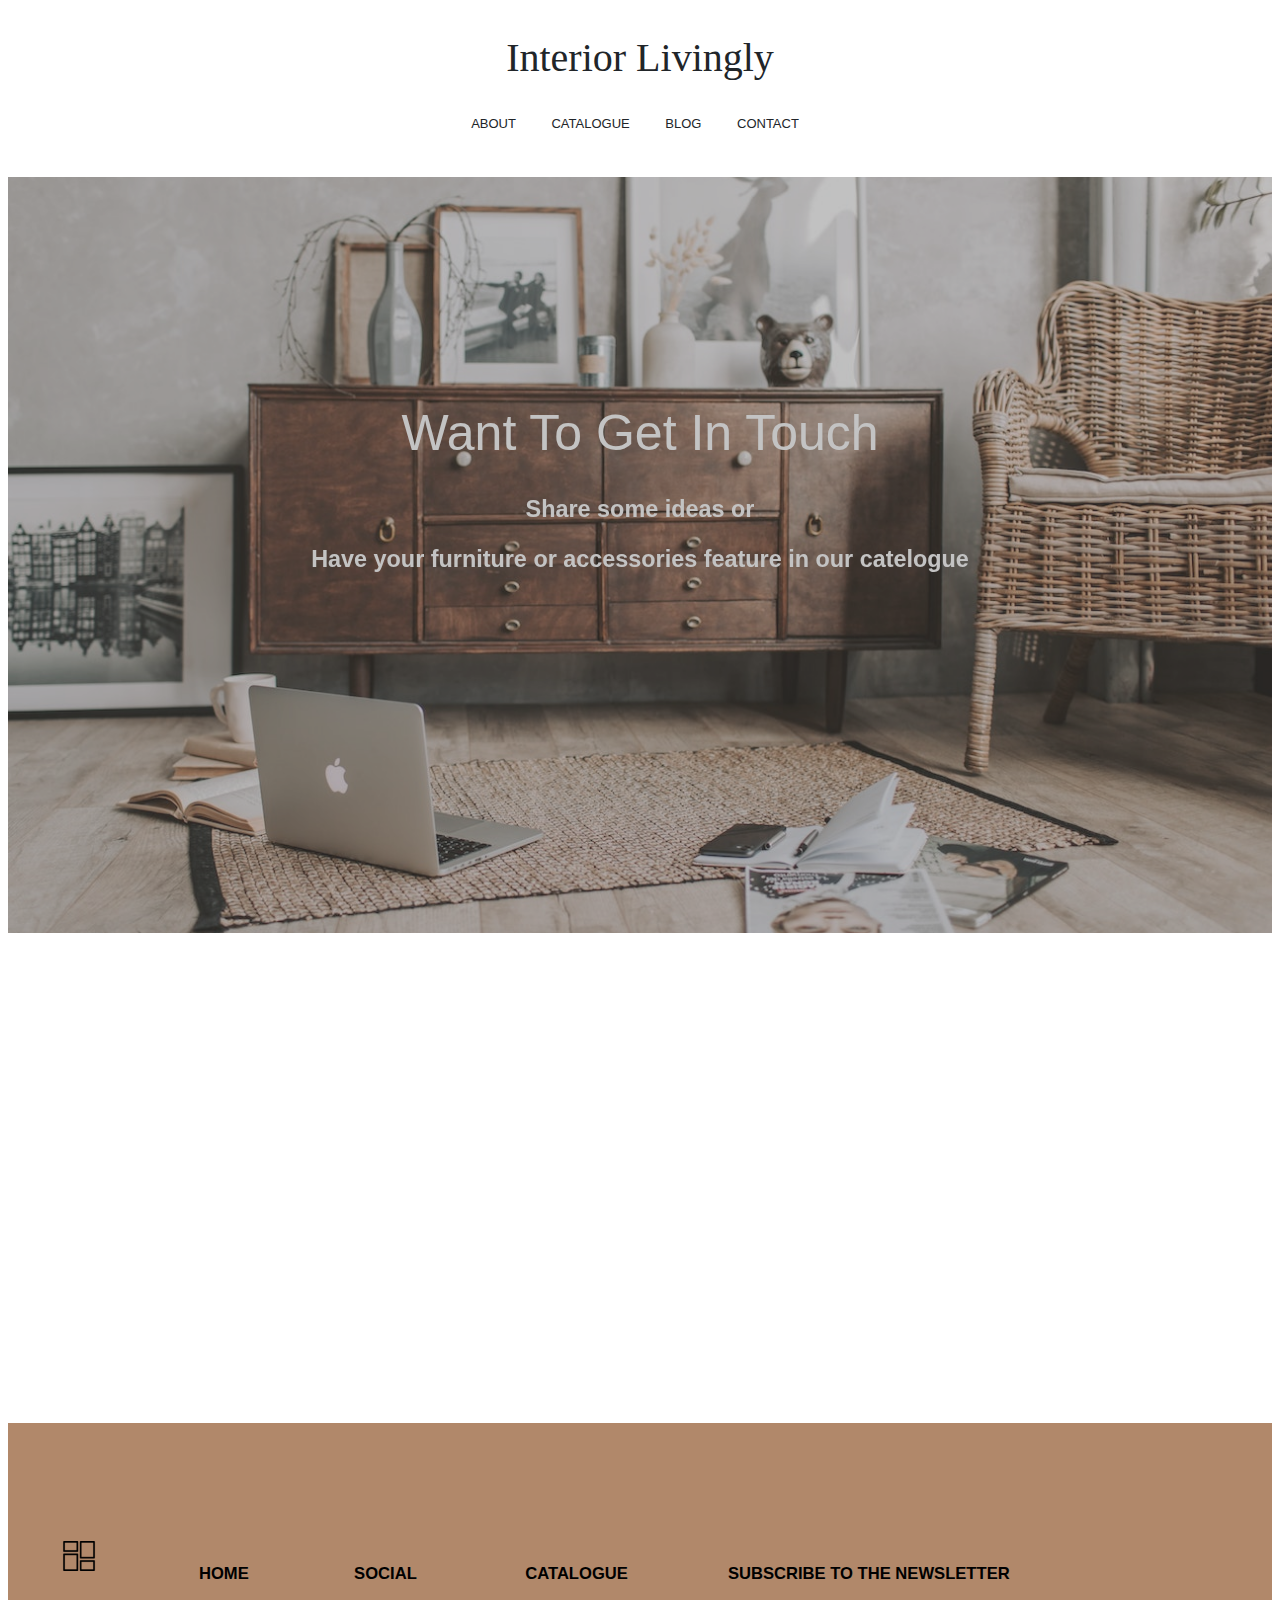
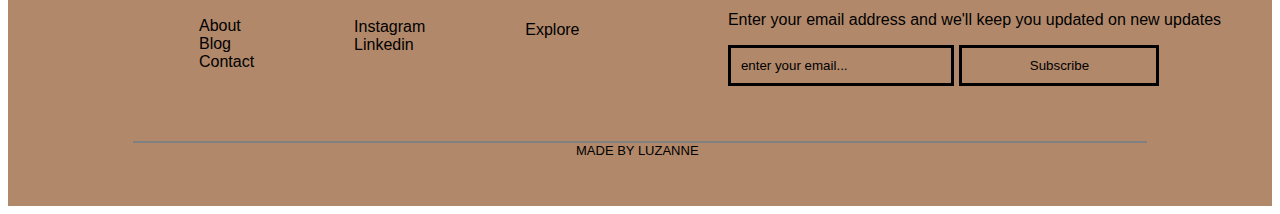
<file: contact.html>
<!DOCTYPE html>
<html lang="en">
  <head>
    <meta charset="UTF-8" />
    <meta http-equiv="X-UA-Compatible" content="IE=edge" />
    <meta name="viewport" content="width=device-width, initial-scale=1.0" />
    <link rel="apple-touch-icon" sizes="180x180" href="/apple-touch-icon.png" />
    <link rel="icon" type="image/png" sizes="32x32" href="/favicon-32x32.png" />
    <link rel="icon" type="image/png" sizes="16x16" href="/favicon-16x16.png" />
    <link rel="manifest" href="/site.webmanifest" />
    <link href="https://unpkg.com/aos@2.3.1/dist/aos.css" rel="stylesheet" />
    <script src="https://unpkg.com/aos@2.3.1/dist/aos.js"></script>
    <link
      href="https://api.fontshare.com/v2/css?f[]=melodrama@600,500&f[]=nunito@400&display=swap"
      rel="stylesheet"
    />

    <link rel="stylesheet" href="styles.css" />
    <title>Interior Livingly- Contact</title>
  </head>
  <body>
    <!--Nav Bar-->
    <header class="header">
      <div class="brand">
        <div id="nav-burger" class="nav-burger is-active">
          <img src="images/hamburger-button.png" alt="Menu" class="nav-icon" />
        </div>
        <a href="index.html" class="brand-logo"> Interior Livingly </a>
      </div>
      <nav id="nav" class="nav">
        <div id="nav-cancel" class="nav-cancel">
          <img src="images/cancel-button.png" alt="" class="nav-icon" />
        </div>
        <a href="about.html" class="nav-link">ABOUT</a>
        <a href="catalogue.html" class="nav-link">CATALOGUE</a>
        <a href="blog.html" class="nav-link">BLOG</a>
        <a href="contact.html" class="nav-link">CONTACT</a>
      </nav>
    </header>
    <!--Header-->
    <section id="contactBackground">
      <section id="work-header">
        <h1 class="work-h1">Want To Get In Touch</h1>
        <h3>Share some ideas or</h3>
        <h3>Have your furniture or accessories feature in our catelogue</h3>
      </section>
    </section>
    <!--Contact Form-->
    <section id="work-contact" data-aos="fade-up" data-aos-duration="1500">
      <div class="contactText">
        <h2>Contact Form</h2>
        <p class="form-p">
          Fill out the form and you will be given a response within 24 hours.
        </p>
      </div>
      <form
        name="contact"
        action="/pages/success"
        method="POST"
        data-netlify="true"
        id="workForm"
      >
        <label> FULL NAME</label>
        <input type="text" name="name" required />
        <label>EMAIL</label>
        <input type="text" name="email" required />
        <label>MESSAGE</label>
        <input type="text" class="form-message" required />
        <button type="submit" id="formSubmit">SUBMIT</button>
      </form>
    </section>

    <!--Footer-->
    <footer>
      <div class="row">
        <div class="footer-col">
          <a href="#" class="nav-linkFooter"
            ><img src="images/grid.png" class="footer-logo"
          /></a>
        </div>
        <div class="footer-col">
          <h5>HOME</h5>
          <ul class="footer-nav">
            <li class="nav-item mb-2">
              <a href="about.html" class="nav-linkFooter">About</a>
            </li>
            <li class="nav-item mb-2">
              <a href="blog.html" class="nav-linkFooter">Blog</a>
            </li>
            <li class="nav-item mb-2">
              <a href="contact.html" class="nav-linkFooter">Contact</a>
            </li>
          </ul>
        </div>

        <div class="footer-col">
          <h5>SOCIAL</h5>
          <ul class="footer-nav">
            <li class="nav-item mb-2">
              <a
                href="https://www.instagram.com/interiorlivingly/"
                class="nav-linkFooter"
                >Instagram</a
              >
            </li>
            <li class="nav-item mb-2">
              <a href="#" class="nav-linkFooter">Linkedin</a>
            </li>
          </ul>
        </div>

        <div class="footer-col">
          <h5>CATALOGUE</h5>
          <ul class="footer-nav">
            <li class="nav-item mb-2">
              <a href="catalogue.html" class="nav-linkFooter">Explore</a>
            </li>
          </ul>
        </div>
        <div class="footer-col">
          <h5 class="newsletterH5">SUBSCRIBE TO THE NEWSLETTER</h5>
          <p class="newsletterP">
            Enter your email address and we'll keep you updated on new updates
          </p>
          <!--Newsletter Form-->
          <form id="newsletter">
            <input type="email" placeholder="enter your email..." />
            <button id="newsButton">Subscribe</button>
          </form>
        </div>
      </div>
      <hr />
      <a
        href="https://www.luzannesmith.co.za/"
        target="_blank"
        class="portfolio-link"
        >MADE BY LUZANNE</a
      >
    </footer>
    <script>
      AOS.init();
    </script>
    <script src="script.js"></script>
    <!--Photo by Vlada Karpovich: https://www.pexels.com/photo/living-room-with-rustic-theme-4050318/-->
  </body>
</html>
</file>
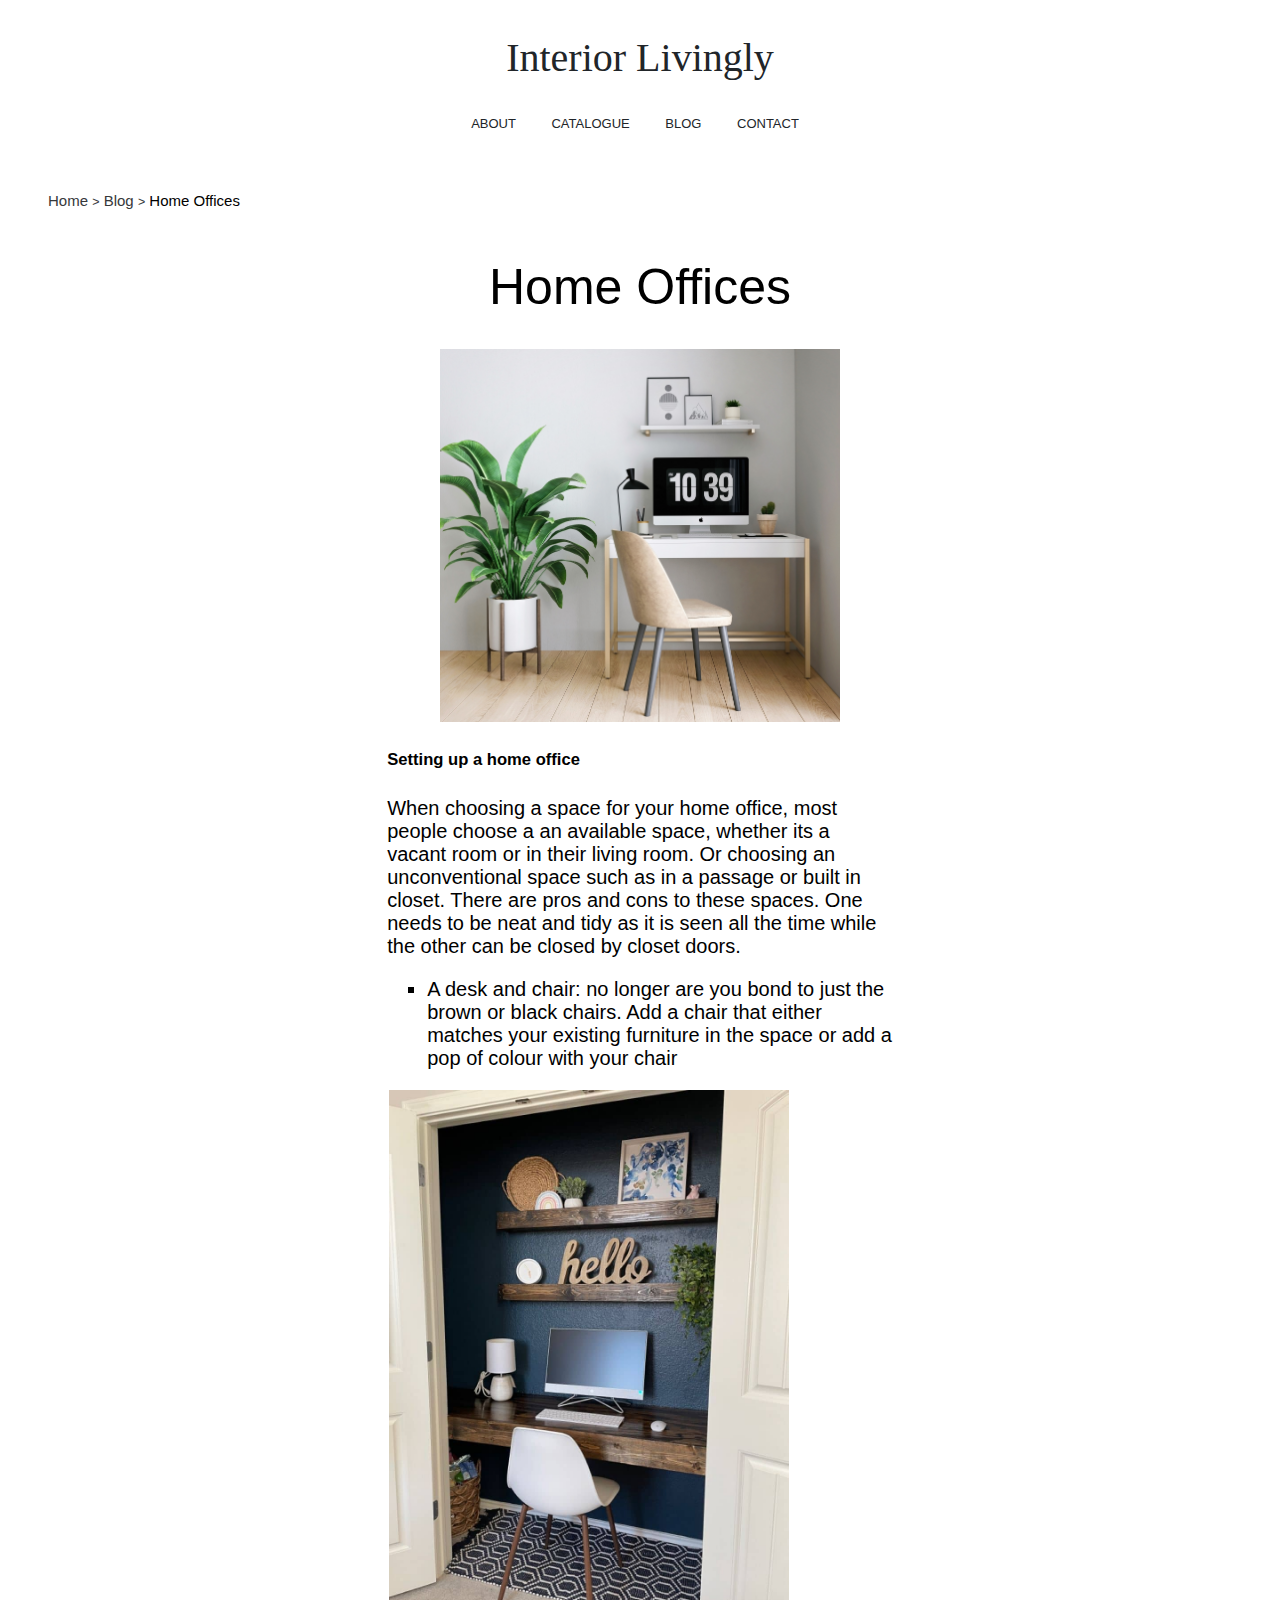
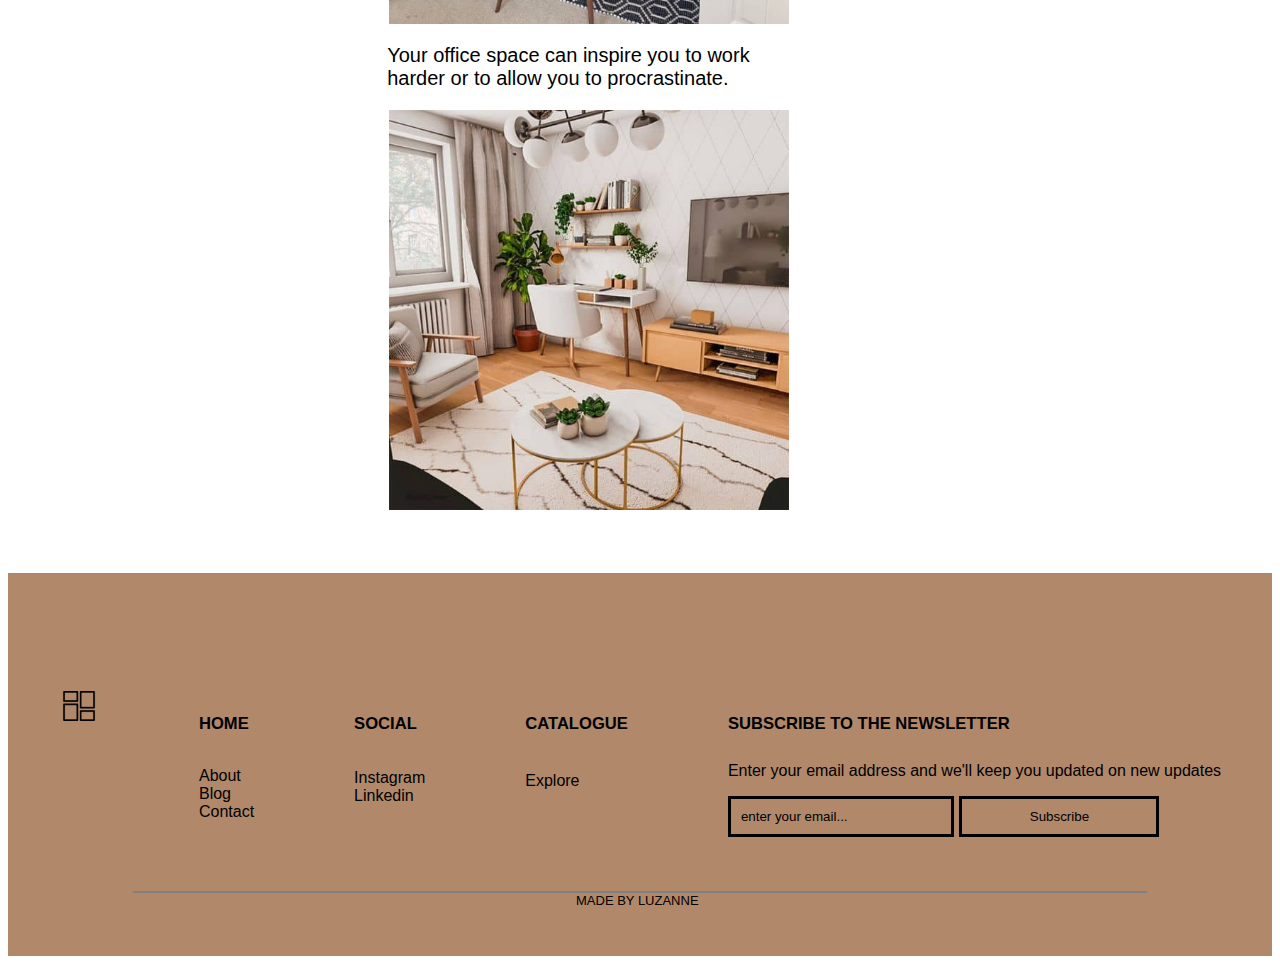
<file: homeOffices.html>
<!DOCTYPE html>
<html lang="en">
  <head>
    <meta charset="UTF-8" />
    <meta http-equiv="X-UA-Compatible" content="IE=edge" />
    <meta name="viewport" content="width=device-width, initial-scale=1.0" />
    <link rel="apple-touch-icon" sizes="180x180" href="/apple-touch-icon.png" />
    <link rel="icon" type="image/png" sizes="32x32" href="/favicon-32x32.png" />
    <link rel="icon" type="image/png" sizes="16x16" href="/favicon-16x16.png" />
    <link rel="manifest" href="/site.webmanifest" />
    <link href="https://unpkg.com/aos@2.3.1/dist/aos.css" rel="stylesheet" />
    <script src="https://unpkg.com/aos@2.3.1/dist/aos.js"></script>
    <link
      href="https://api.fontshare.com/v2/css?f[]=melodrama@600,500&f[]=nunito@400&f[]=satoshi@400&display=swap"
      rel="stylesheet"
    />
    <link rel="stylesheet" href="styles.css" />
    <title>Interior Livingly | Home Offices</title>
  </head>
  <body>
    <!--Nav Bar-->
    <header class="header">
      <div class="brand">
        <div id="nav-burger" class="nav-burger is-active">
          <img src="images/hamburger-button.png" alt="Menu" class="nav-icon" />
        </div>
        <a href="index.html" class="brand-logo"> Interior Livingly </a>
      </div>
      <nav id="nav" class="nav">
        <div id="nav-cancel" class="nav-cancel">
          <img src="images/cancel-button.png" alt="" class="nav-icon" />
        </div>
        <a href="about.html" class="nav-link">ABOUT</a>
        <a href="catalogue.html" class="nav-link">CATALOGUE</a>
        <a href="blog.html" class="nav-link">BLOG</a>
        <a href="contact.html" class="nav-link">CONTACT</a>
      </nav>
    </header>
    <!--Bread Crumbs-->
    <ol>
      <li>
        <a href="index.html">Home <small>></small></a>
      </li>
      <li>
        <a href="blog.html">Blog <small>></small></a>
      </li>
      <li>Home Offices</li>
    </ol>
    <!--Header Introduction-->
    <main id="articleLayout">
      <section id="blogArticleIntro">
        <h1 class="articleH1">Home Offices</h1>
        <img src="images/blog-img2.jpg" class="article-img" />
        <h5>Setting up a home office</h5>
        <p>
          When choosing a space for your home office, most people choose a an
          available space, whether its a vacant room or in their living room. Or
          choosing an unconventional space such as in a passage or built in
          closet. There are pros and cons to these spaces. One needs to be neat
          and tidy as it is seen all the time while the other can be closed by
          closet doors.
        </p>
        <ul>
          <li>
            A desk and chair: no longer are you bond to just the brown or black
            chairs. Add a chair that either matches your existing furniture in
            the space or add a pop of colour with your chair
          </li>
        </ul>
      </section>

      <!--Article-->
      <section id="blogArticleMain">
        <img src="images/officeImg1.jpg" class="article-img1" />
        <p>
          Your office space can inspire you to work harder or to allow you to
          procrastinate.
        </p>
      </section>
      <section id="blogArticleEnd">
        <img src="images/officeImg2.jpg" class="article-img2" />
      </section>
    </main>
    <!--Footer-->
    <footer>
      <div class="row">
        <div class="footer-col">
          <a href="#" class="nav-linkFooter"
            ><img src="images/grid.png" class="footer-logo"
          /></a>
        </div>
        <div class="footer-col">
          <h5>HOME</h5>
          <ul class="footer-nav">
            <li class="nav-item mb-2">
              <a href="about.html" class="nav-linkFooter">About</a>
            </li>
            <li class="nav-item mb-2">
              <a href="blog.html" class="nav-linkFooter">Blog</a>
            </li>
            <li class="nav-item mb-2">
              <a href="contact.html" class="nav-linkFooter">Contact</a>
            </li>
          </ul>
        </div>

        <div class="footer-col">
          <h5>SOCIAL</h5>
          <ul class="footer-nav">
            <li class="nav-item mb-2">
              <a
                href="https://www.instagram.com/interiorlivingly/"
                class="nav-linkFooter"
                >Instagram</a
              >
            </li>
            <li class="nav-item mb-2">
              <a href="#" class="nav-linkFooter">Linkedin</a>
            </li>
          </ul>
        </div>

        <div class="footer-col">
          <h5>CATALOGUE</h5>
          <ul class="footer-nav">
            <li class="nav-item mb-2">
              <a href="catalogue.html" class="nav-linkFooter">Explore</a>
            </li>
          </ul>
        </div>
        <div class="footer-col">
          <h5 class="newsletterH5">SUBSCRIBE TO THE NEWSLETTER</h5>
          <p class="newsletterP">
            Enter your email address and we'll keep you updated on new updates
          </p>
          <!--Newsletter Form-->
          <form id="newsletter">
            <input type="email" placeholder="enter your email..." />
            <button id="newsButton">Subscribe</button>
          </form>
        </div>
      </div>
      <hr />
      <a
        href="https://www.luzannesmith.co.za/"
        target="_blank"
        class="portfolio-link"
        >MADE BY LUZANNE</a
      >
    </footer>
    <script>
      AOS.init();
    </script>
    <script src="script.js"></script>
  </body>
</html>
</file>
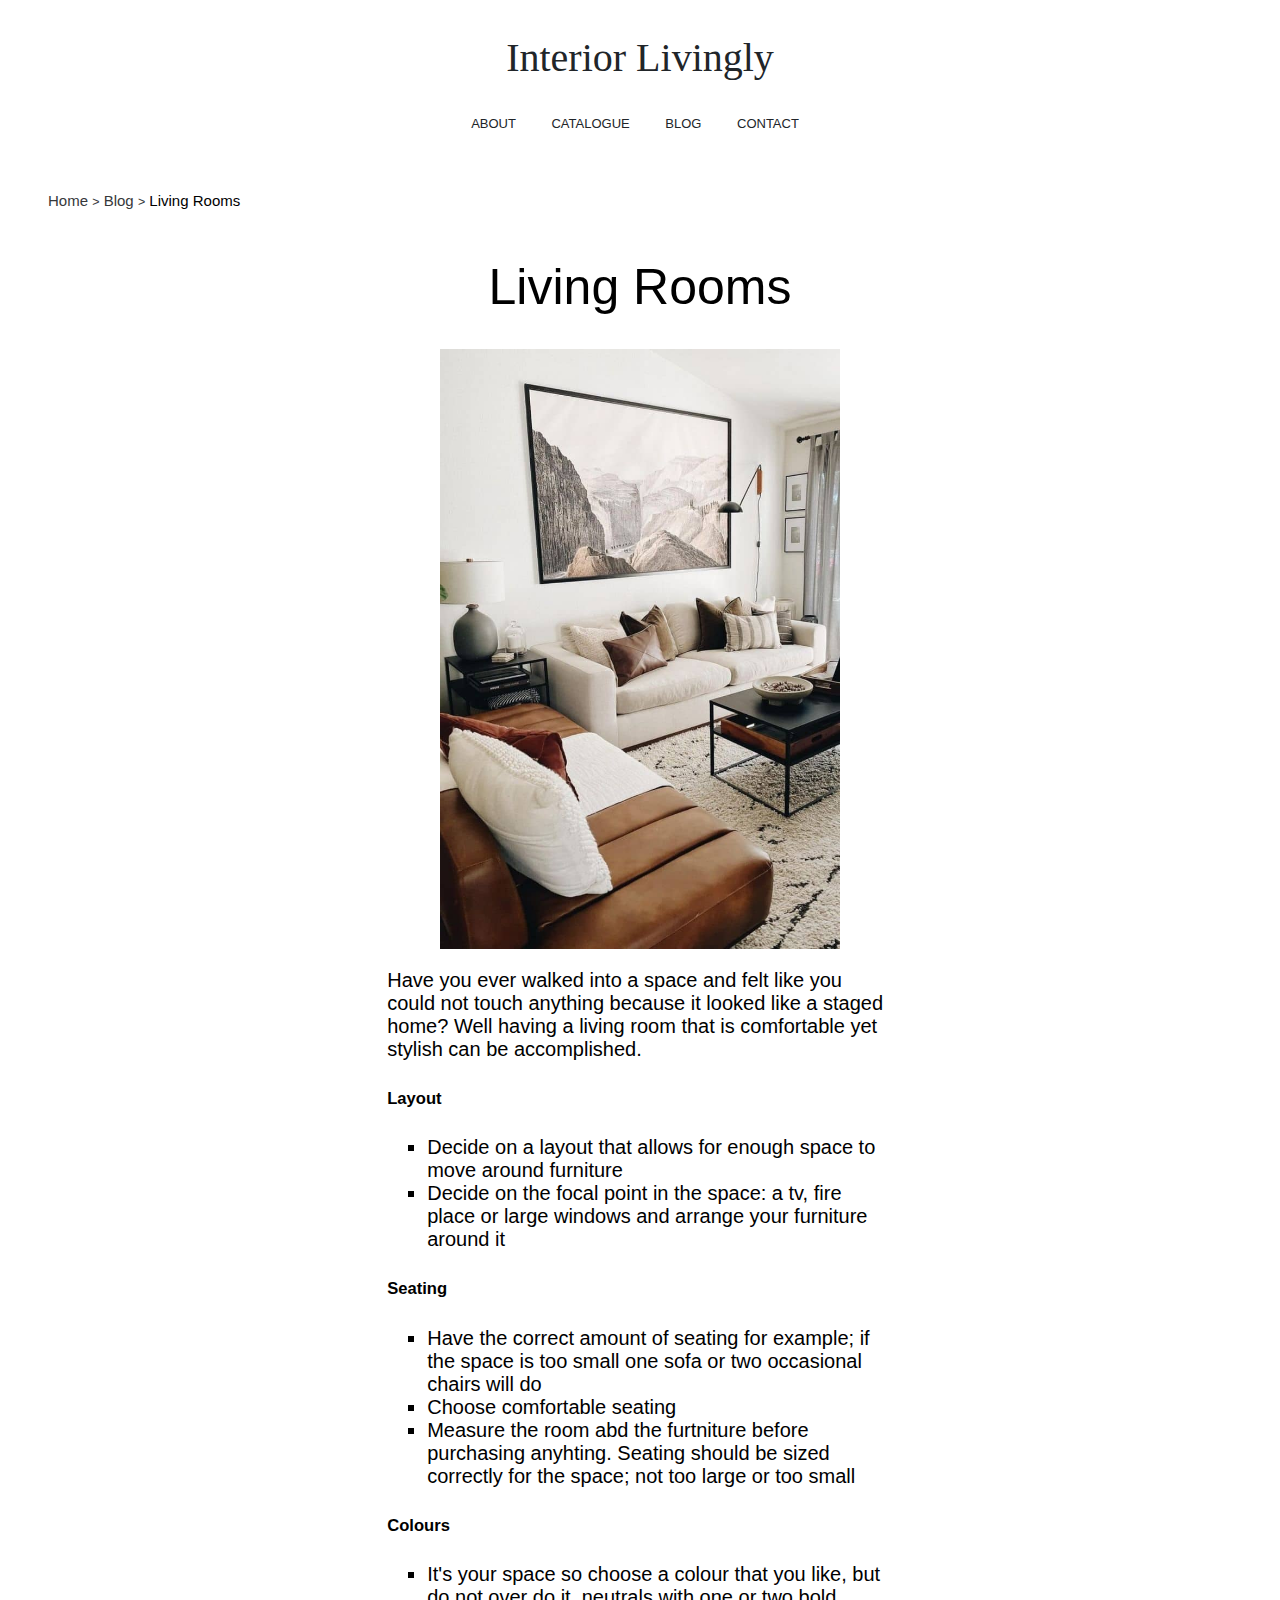
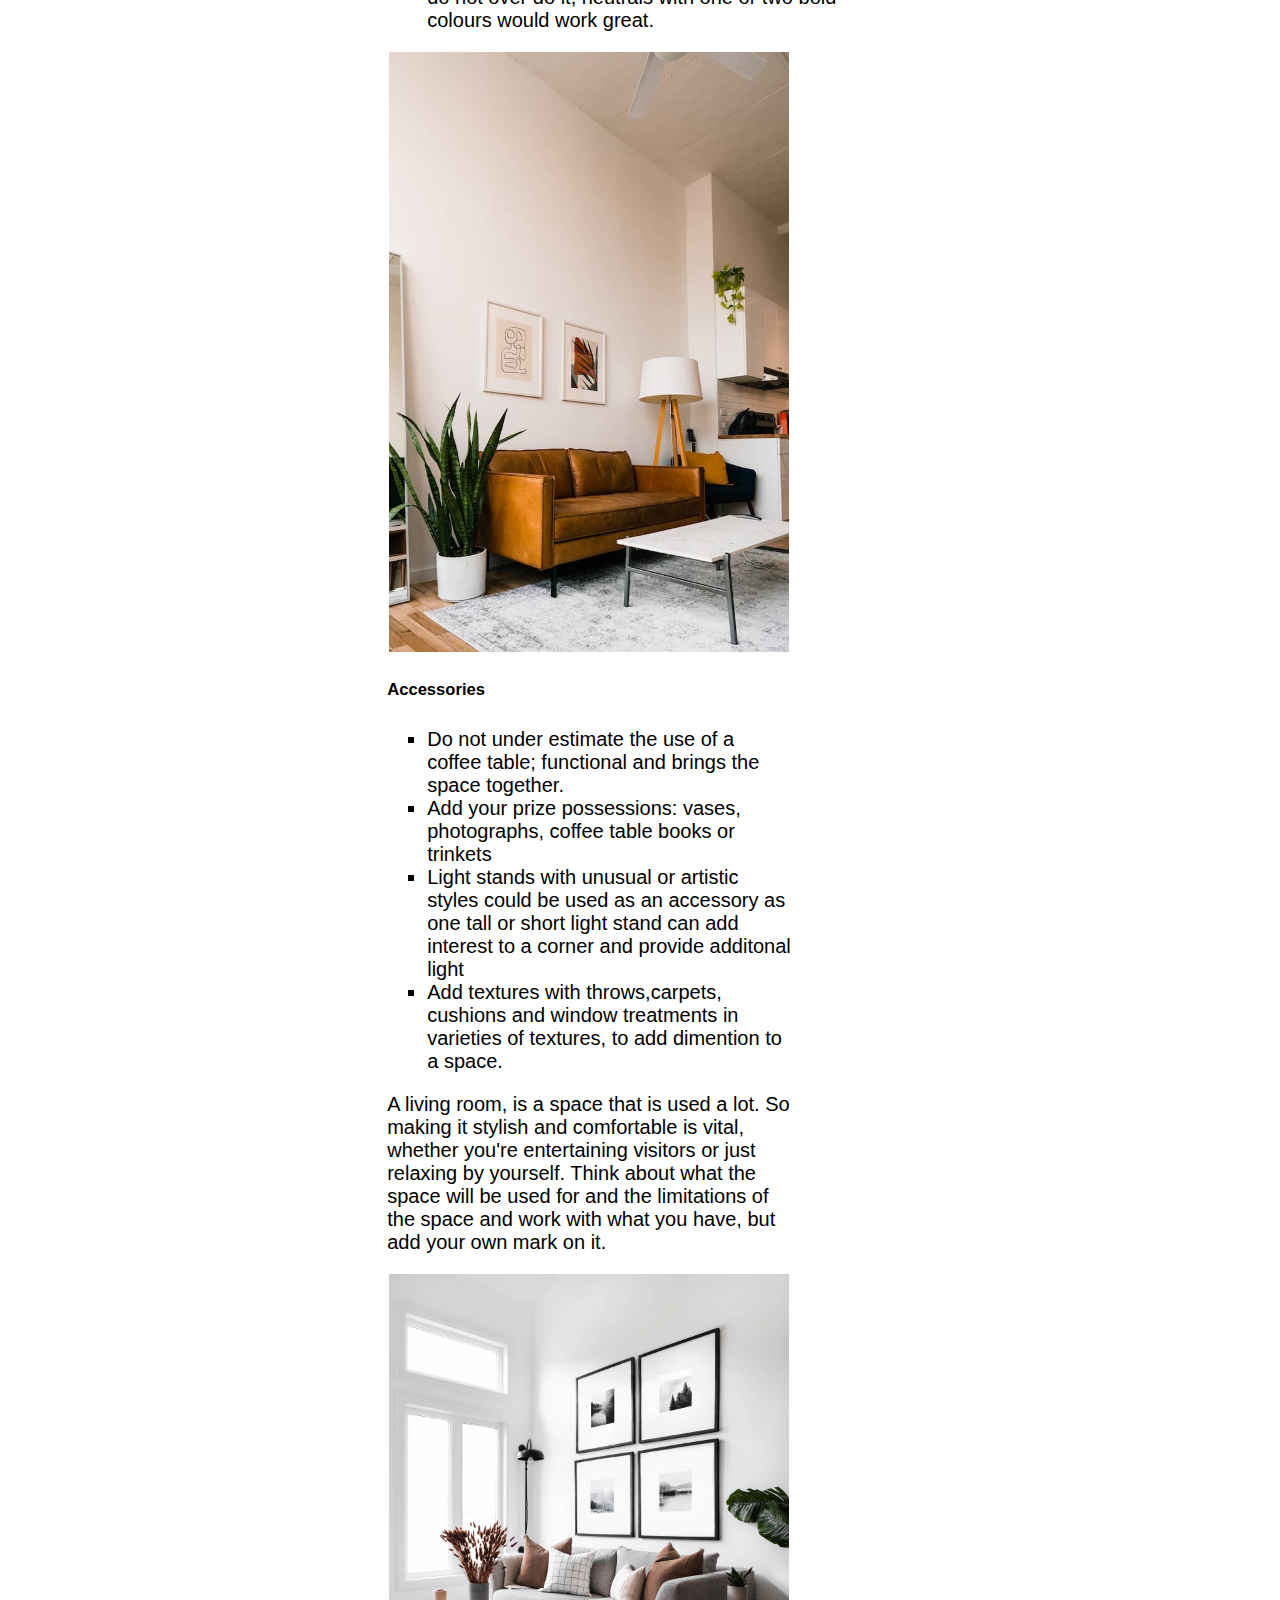
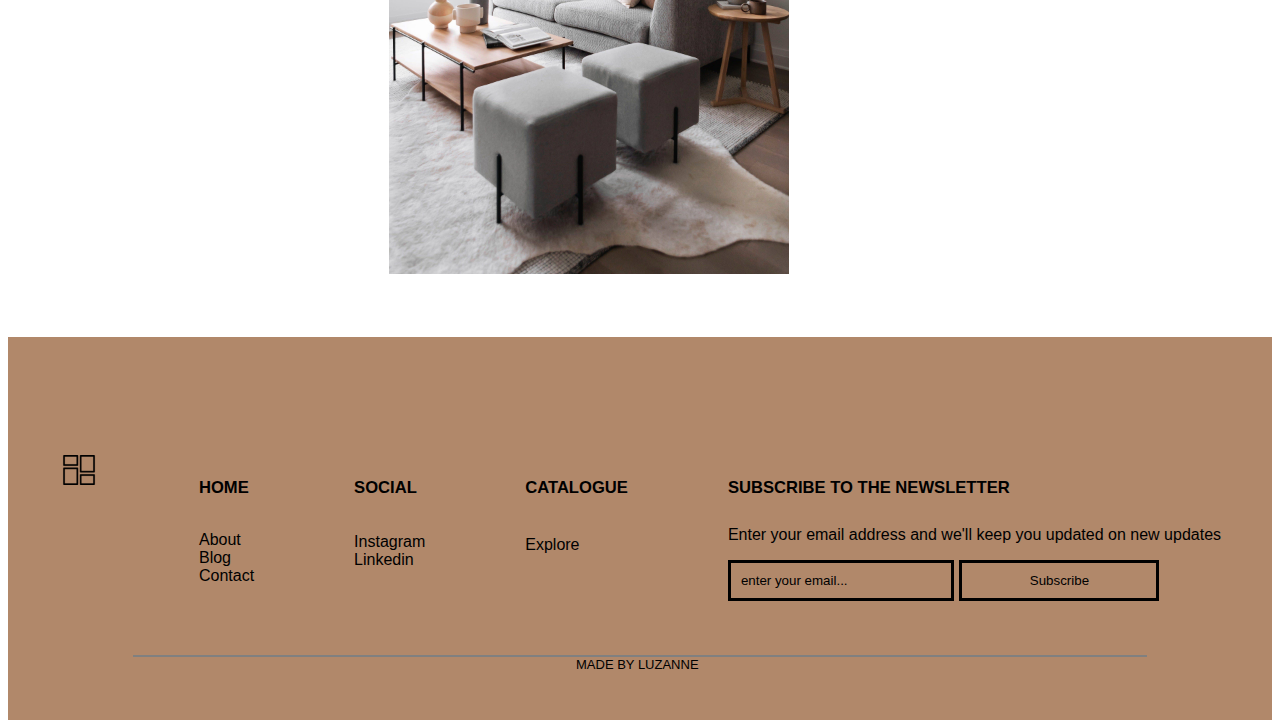
<file: livingRoom.html>
<!DOCTYPE html>
<html lang="en">
  <head>
    <meta charset="UTF-8" />
    <meta http-equiv="X-UA-Compatible" content="IE=edge" />
    <meta name="viewport" content="width=device-width, initial-scale=1.0" />
    <link rel="apple-touch-icon" sizes="180x180" href="/apple-touch-icon.png" />
    <link rel="icon" type="image/png" sizes="32x32" href="/favicon-32x32.png" />
    <link rel="icon" type="image/png" sizes="16x16" href="/favicon-16x16.png" />
    <link rel="manifest" href="/site.webmanifest" />
    <link href="https://unpkg.com/aos@2.3.1/dist/aos.css" rel="stylesheet" />
    <script src="https://unpkg.com/aos@2.3.1/dist/aos.js"></script>
    <link
      href="https://api.fontshare.com/v2/css?f[]=melodrama@600,500&f[]=nunito@400&f[]=satoshi@400&display=swap"
      rel="stylesheet"
    />
    <link rel="stylesheet" href="styles.css" />
    <title>Interior Livingly | Living Rooms</title>
  </head>
  <body>
    <!--Nav Bar-->
    <header class="header">
      <div class="brand">
        <div id="nav-burger" class="nav-burger is-active">
          <img src="images/hamburger-button.png" alt="Menu" class="nav-icon" />
        </div>
        <a href="index.html" class="brand-logo"> Interior Livingly </a>
      </div>
      <nav id="nav" class="nav">
        <div id="nav-cancel" class="nav-cancel">
          <img src="images/cancel-button.png" alt="" class="nav-icon" />
        </div>
        <a href="about.html" class="nav-link">ABOUT</a>
        <a href="catalogue.html" class="nav-link">CATALOGUE</a>
        <a href="blog.html" class="nav-link">BLOG</a>
        <a href="contact.html" class="nav-link">CONTACT</a>
      </nav>
    </header>
    <!--Bread Crumbs-->
    <ol>
      <li>
        <a href="index.html">Home <small>></small></a>
      </li>
      <li>
        <a href="blog.html">Blog <small>></small></a>
      </li>
      <li>Living Rooms</li>
    </ol>
    <!--Header Introduction-->
    <main id="articleLayout">
      <section id="blogArticleIntro">
        <h1 class="articleH1">Living Rooms</h1>
        <img src="images/blog-img1.jpg" class="article-img" />
        <p>
          Have you ever walked into a space and felt like you could not touch
          anything because it looked like a staged home? Well having a living
          room that is comfortable yet stylish can be accomplished.
        </p>
        <h5>Layout</h5>
        <ul>
          <li>
            Decide on a layout that allows for enough space to move around
            furniture
          </li>
          <li>
            Decide on the focal point in the space: a tv, fire place or large
            windows and arrange your furniture around it
          </li>
        </ul>
        <h5>Seating</h5>
        <ul>
          <li>
            Have the correct amount of seating for example; if the space is too
            small one sofa or two occasional chairs will do
          </li>
          <li>Choose comfortable seating</li>
          <li>
            Measure the room abd the furtniture before purchasing anyhting.
            Seating should be sized correctly for the space; not too large or
            too small
          </li>
        </ul>
        <h5>Colours</h5>
        <ul>
          <li>
            It's your space so choose a colour that you like, but do not over do
            it, neutrals with one or two bold colours would work great.
          </li>
        </ul>
      </section>

      <!--Article-->
      <section id="blogArticleMain">
        <img src="images/livingImg2.jpg" class="article-img1" />
        <h5>Accessories</h5>
        <ul>
          <li>
            Do not under estimate the use of a coffee table; functional and
            brings the space together.
          </li>
          <li>
            Add your prize possessions: vases, photographs, coffee table books
            or trinkets
          </li>
          <li>
            Light stands with unusual or artistic styles could be used as an
            accessory as one tall or short light stand can add interest to a
            corner and provide additonal light
          </li>
          <li>
            Add textures with throws,carpets, cushions and window treatments in
            varieties of textures, to add dimention to a space.
          </li>
        </ul>
        <p>
          A living room, is a space that is used a lot. So making it stylish and
          comfortable is vital, whether you're entertaining visitors or just
          relaxing by yourself. Think about what the space will be used for and
          the limitations of the space and work with what you have, but add your
          own mark on it.
        </p>
      </section>
      <section id="blogArticleEnd">
        <img src="images/livingImg1.jpg" class="article-img2" />
      </section>
    </main>
    <!--Footer-->
    <footer>
      <div class="row">
        <div class="footer-col">
          <a href="#" class="nav-linkFooter"
            ><img src="images/grid.png" class="footer-logo"
          /></a>
        </div>
        <div class="footer-col">
          <h5>HOME</h5>
          <ul class="footer-nav">
            <li class="nav-item mb-2">
              <a href="about.html" class="nav-linkFooter">About</a>
            </li>
            <li class="nav-item mb-2">
              <a href="blog.html" class="nav-linkFooter">Blog</a>
            </li>
            <li class="nav-item mb-2">
              <a href="contact.html" class="nav-linkFooter">Contact</a>
            </li>
          </ul>
        </div>

        <div class="footer-col">
          <h5>SOCIAL</h5>
          <ul class="footer-nav">
            <li class="nav-item mb-2">
              <a
                href="https://www.instagram.com/interiorlivingly/"
                class="nav-linkFooter"
                >Instagram</a
              >
            </li>
            <li class="nav-item mb-2">
              <a href="#" class="nav-linkFooter">Linkedin</a>
            </li>
          </ul>
        </div>

        <div class="footer-col">
          <h5>CATALOGUE</h5>
          <ul class="footer-nav">
            <li class="nav-item mb-2">
              <a href="catalogue.html" class="nav-linkFooter">Explore</a>
            </li>
          </ul>
        </div>
        <div class="footer-col">
          <h5 class="newsletterH5">SUBSCRIBE TO THE NEWSLETTER</h5>
          <p class="newsletterP">
            Enter your email address and we'll keep you updated on new updates
          </p>
          <!--Newsletter Form-->
          <form id="newsletter">
            <input type="email" placeholder="enter your email..." />
            <button id="newsButton">Subscribe</button>
          </form>
        </div>
      </div>
      <hr />
      <a
        href="https://www.luzannesmith.co.za/"
        target="_blank"
        class="portfolio-link"
        >MADE BY LUZANNE</a
      >
    </footer>
    <script>
      AOS.init();
    </script>
    <script src="script.js"></script>
    <!--Photo by <a href="https://unsplash.com/@oxendine_?utm_source=unsplash&utm_medium=referral&utm_content=creditCopyText">Michael Oxendine</a> on <a href="https://unsplash.com/s/photos/living-room?utm_source=unsplash&utm_medium=referral&utm_content=creditCopyText">Unsplash</a>
  --></body>
</html>
</file>
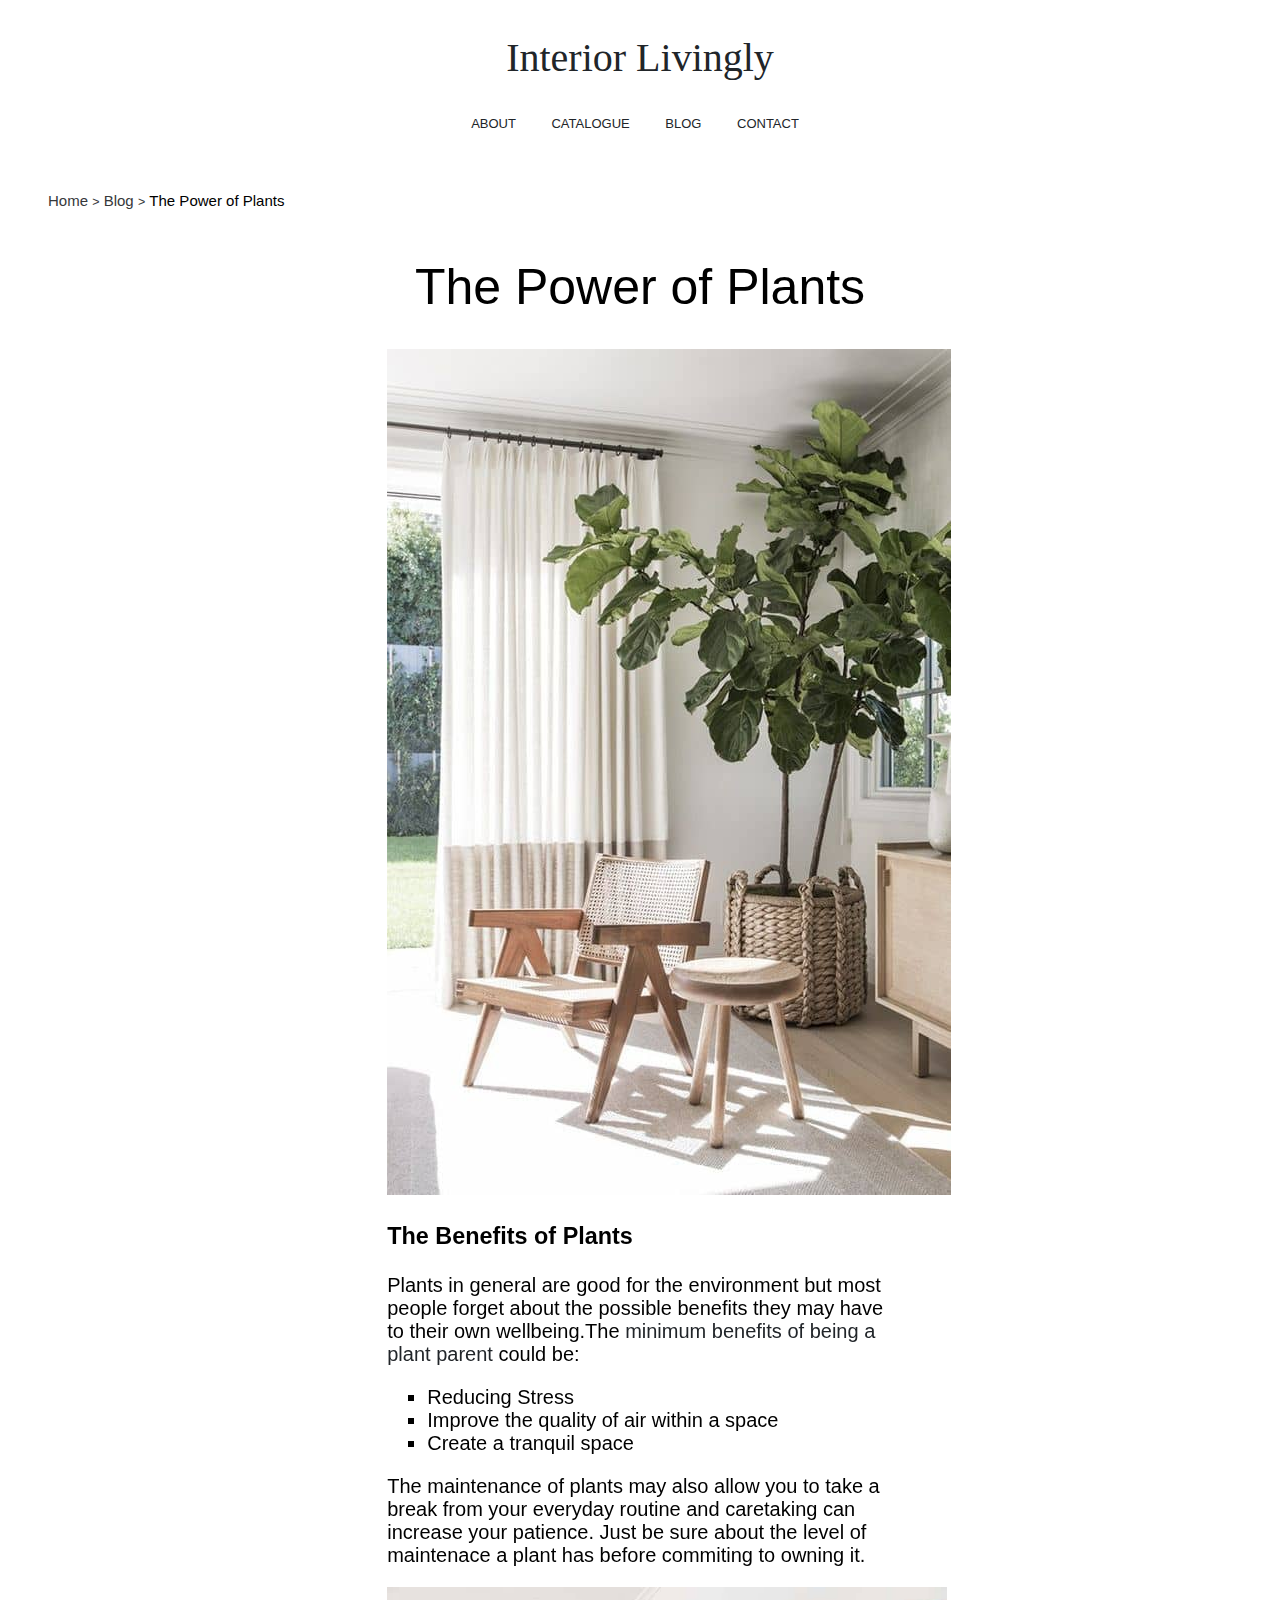
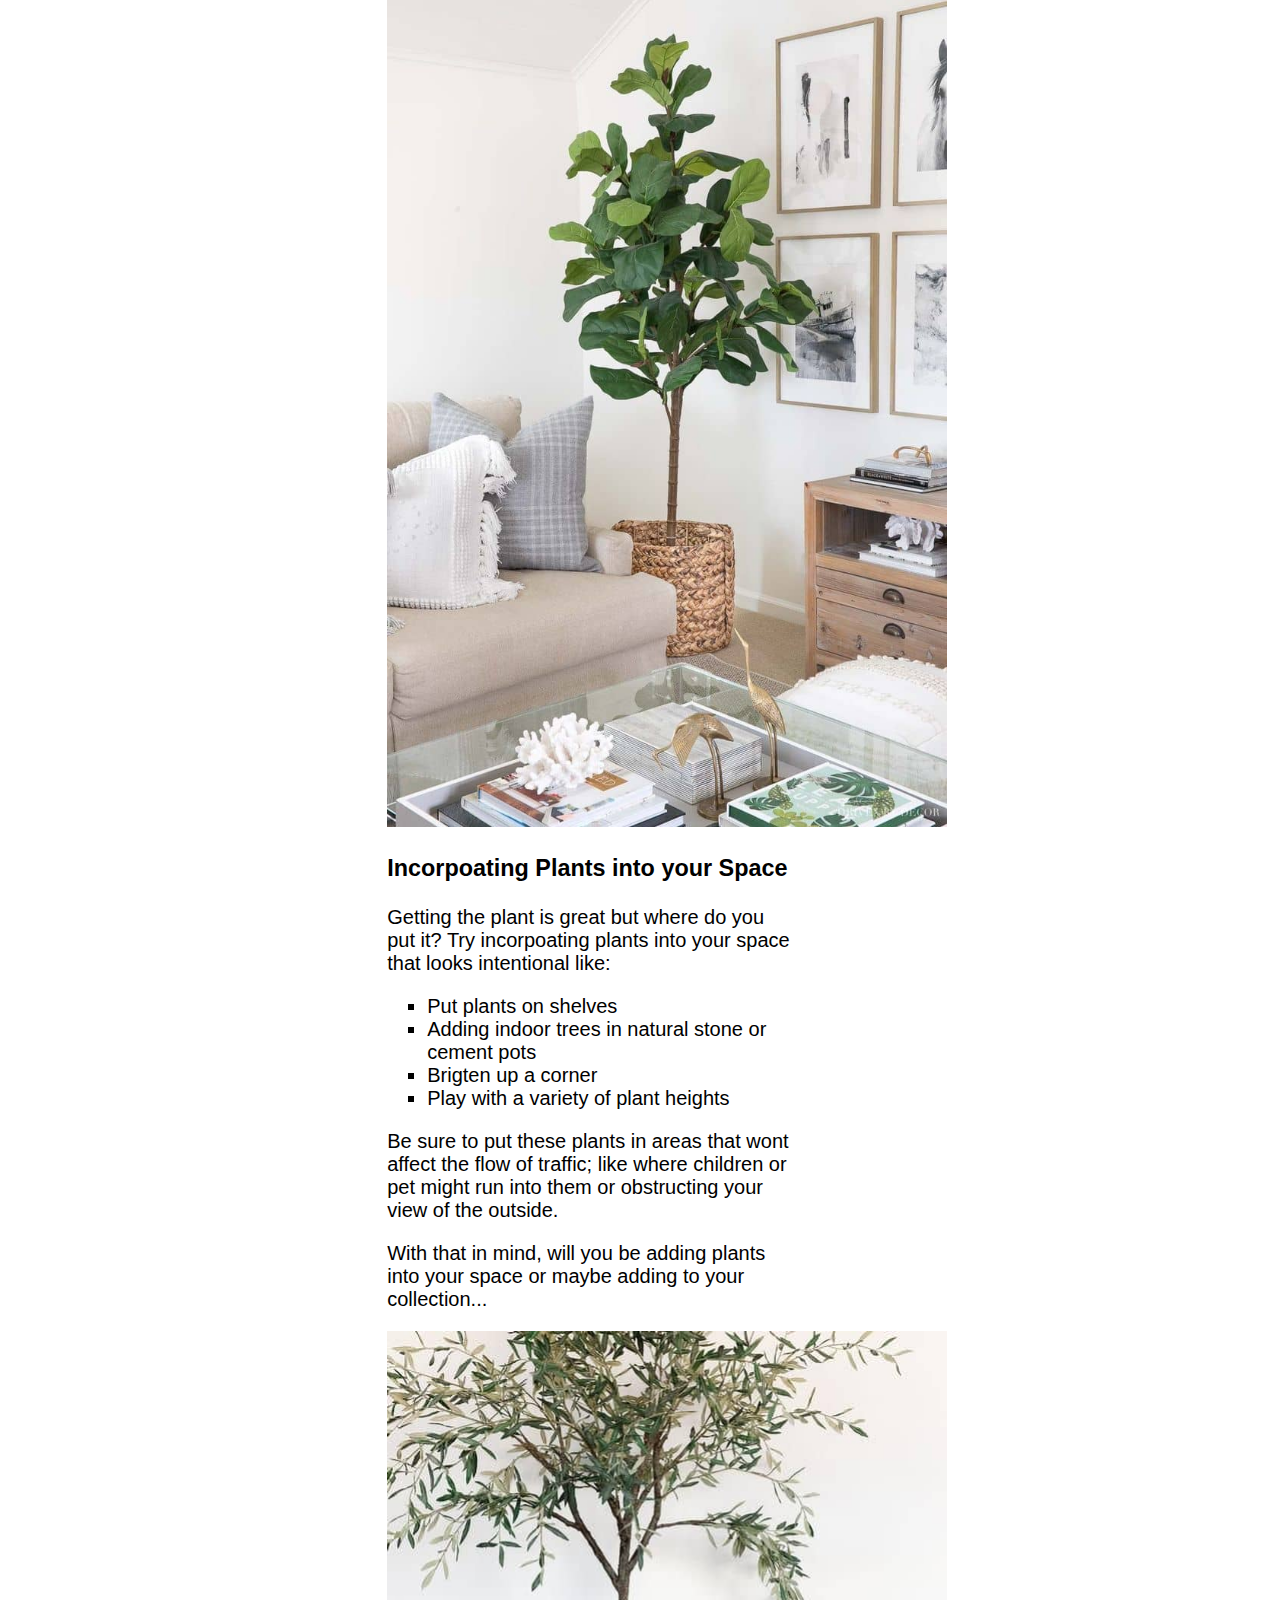
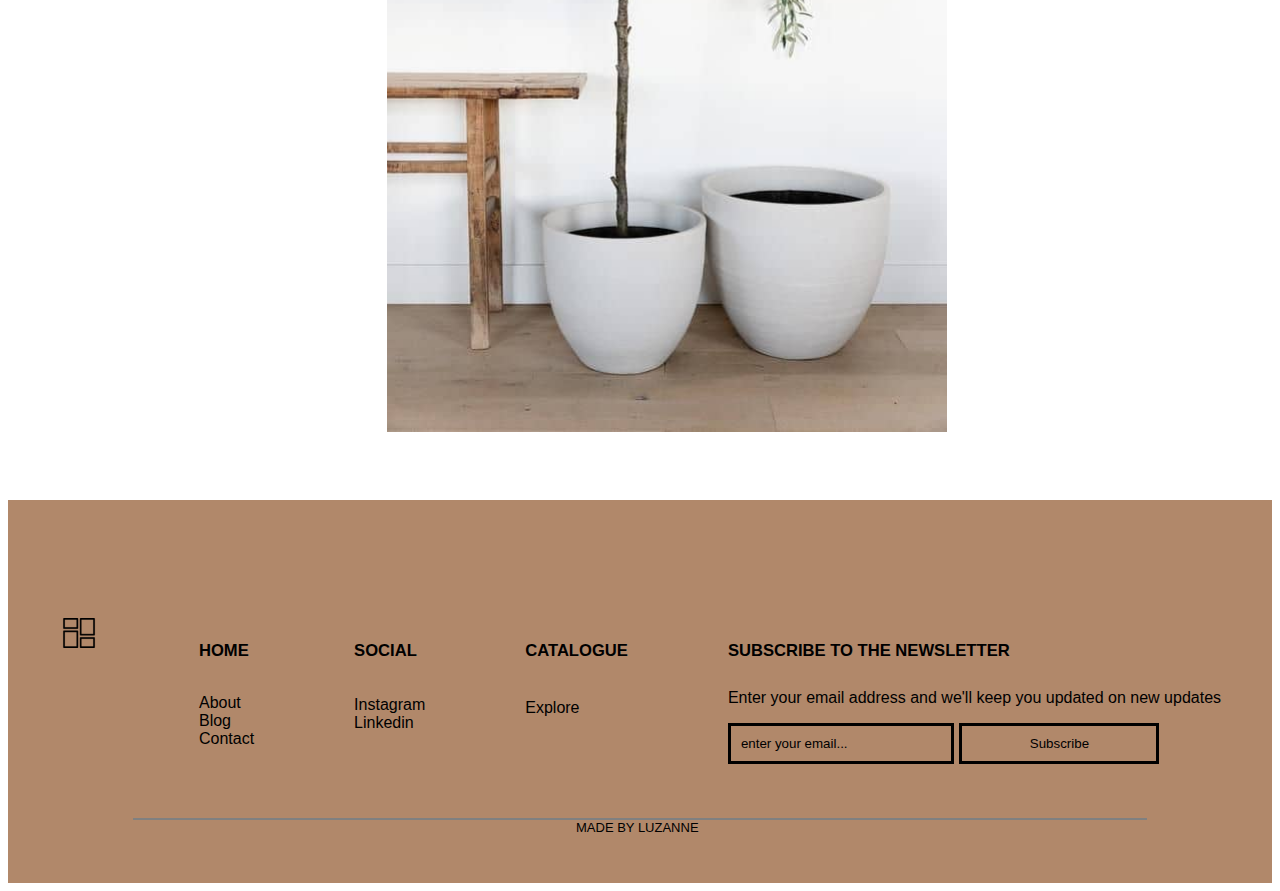
<file: plantPower.html>
<!DOCTYPE html>
<html lang="en">
  <head>
    <meta charset="UTF-8" />
    <meta http-equiv="X-UA-Compatible" content="IE=edge" />
    <meta name="viewport" content="width=device-width, initial-scale=1.0" />
    <link rel="apple-touch-icon" sizes="180x180" href="/apple-touch-icon.png" />
    <link rel="icon" type="image/png" sizes="32x32" href="/favicon-32x32.png" />
    <link rel="icon" type="image/png" sizes="16x16" href="/favicon-16x16.png" />
    <link rel="manifest" href="/site.webmanifest" />
    <link href="https://unpkg.com/aos@2.3.1/dist/aos.css" rel="stylesheet" />
    <script src="https://unpkg.com/aos@2.3.1/dist/aos.js"></script>
    <link
      href="https://api.fontshare.com/v2/css?f[]=melodrama@600,500&f[]=nunito@400&f[]=satoshi@400&display=swap"
      rel="stylesheet"
    />
    <link rel="stylesheet" href="styles.css" />
    <title>Interior Livingly | The Power of Plants</title>
  </head>
  <body>
    <!--Nav Bar-->
    <header class="header">
      <div class="brand">
        <div id="nav-burger" class="nav-burger is-active">
          <img src="images/hamburger-button.png" alt="Menu" class="nav-icon" />
        </div>
        <a href="index.html" class="brand-logo"> Interior Livingly </a>
      </div>
      <nav id="nav" class="nav">
        <div id="nav-cancel" class="nav-cancel">
          <img src="images/cancel-button.png" alt="" class="nav-icon" />
        </div>
        <a href="about.html" class="nav-link">ABOUT</a>
        <a href="catalogue.html" class="nav-link">CATALOGUE</a>
        <a href="blog.html" class="nav-link">BLOG</a>
        <a href="contact.html" class="nav-link">CONTACT</a>
      </nav>
    </header>
    <!--Bread Crumbs-->
    <ol>
      <li>
        <a href="index.html">Home <small>></small></a>
      </li>
      <li>
        <a href="blog.html">Blog <small>></small></a>
      </li>
      <li>The Power of Plants</li>
    </ol>
    <!--Header Introduction-->
    <main id="articleLayout">
      <section
        id="blogArticleIntro"
        data-aos="fade-up"
        data-aos-duration="1500"
      >
        <h1 class="articleH1">The Power of Plants</h1>
        <img
          src="images/PlantImg.jpg"
          class="plants-img"
          alt="living room with fig plant and nautral furniture"
        />
        <h3>The Benefits of Plants</h3>
        <p>
          Plants in general are good for the environment but most people forget
          about the possible benefits they may have to their own wellbeing.The
          <a
            href="https://www.healthline.com/health/healthy-home-guide/benefits-of-indoor-plants"
            target="_blank"
            class="plantsLink"
            >minimum benefits of being a plant parent</a
          >
          could be:
        </p>
        <ul>
          <li>Reducing Stress</li>
          <li>Improve the quality of air within a space</li>
          <li>Create a tranquil space</li>
        </ul>
        <p>
          The maintenance of plants may also allow you to take a break from your
          everyday routine and caretaking can increase your patience. Just be
          sure about the level of maintenace a plant has before commiting to
          owning it.
        </p>
      </section>

      <!--Article-->
      <section id="blogArticleMain">
        <img
          src="images/plantLivingRoom.jpg"
          class="plants-img1"
          alt="living room cornerin natural tones with fig plant"
        />
        <h3>Incorpoating Plants into your Space</h3>
        <p>
          Getting the plant is great but where do you put it? Try incorpoating
          plants into your space that looks intentional like:
        </p>
        <ul>
          <li>Put plants on shelves</li>
          <li>Adding indoor trees in natural stone or cement pots</li>
          <li>Brigten up a corner</li>
          <li>Play with a variety of plant heights</li>
        </ul>
        <p>
          Be sure to put these plants in areas that wont affect the flow of
          traffic; like where children or pet might run into them or obstructing
          your view of the outside.
        </p>
        <p>
          With that in mind, will you be adding plants into your space or maybe
          adding to your collection...
        </p>
      </section>
      <section id="blogArticleEnd">
        <img
          src="images/plantWhitePots.jpg"
          class="plants-img2"
          alt="plants in cement plants"
        />
      </section>
    </main>
    <!--Footer-->
    <footer>
      <div class="row">
        <div class="footer-col">
          <a href="#" class="nav-linkFooter"
            ><img src="images/grid.png" class="footer-logo"
          /></a>
        </div>
        <div class="footer-col">
          <h5>HOME</h5>
          <ul class="footer-nav">
            <li class="nav-item mb-2">
              <a href="about.html" class="nav-linkFooter">About</a>
            </li>
            <li class="nav-item mb-2">
              <a href="blog.html" class="nav-linkFooter">Blog</a>
            </li>
            <li class="nav-item mb-2">
              <a href="contact.html" class="nav-linkFooter">Contact</a>
            </li>
          </ul>
        </div>

        <div class="footer-col">
          <h5>SOCIAL</h5>
          <ul class="footer-nav">
            <li class="nav-item mb-2">
              <a
                href="https://www.instagram.com/interiorlivingly/"
                class="nav-linkFooter"
                >Instagram</a
              >
            </li>
            <li class="nav-item mb-2">
              <a href="#" class="nav-linkFooter">Linkedin</a>
            </li>
          </ul>
        </div>

        <div class="footer-col">
          <h5>CATALOGUE</h5>
          <ul class="footer-nav">
            <li class="nav-item mb-2">
              <a href="catalogue.html" class="nav-linkFooter">Explore</a>
            </li>
          </ul>
        </div>
        <div class="footer-col">
          <h5 class="newsletterH5">SUBSCRIBE TO THE NEWSLETTER</h5>
          <p class="newsletterP">
            Enter your email address and we'll keep you updated on new updates
          </p>
          <!--Newsletter Form-->
          <form id="newsletter">
            <input type="email" placeholder="enter your email..." />
            <button id="newsButton">Subscribe</button>
          </form>
        </div>
      </div>
      <hr />
      <a
        href="https://www.luzannesmith.co.za/"
        target="_blank"
        class="portfolio-link"
        >MADE BY LUZANNE</a
      >
    </footer>
    <script>
      AOS.init();
    </script>
    <script src="script.js"></script>
  </body>
</html>
</file>
<file: styles.css>
html {
  scroll-behavior: smooth;
}
body {
  font-family: "Nunito", sans-serif;
  font-size: 20px;
}

ol {
  list-style: none;
  font-size: 15px;
}
ol li {
  display: inline;
}
ol a {
  text-decoration: none;
  color: #36383a;
}
h1,
h2,
.about-h1,
.blog-h1,
.work-h1,
.button-52 {
  font-family: "Satoshi", sans-serif;
  font-weight: 500;
}
h2 {
  font-size: 40px;
  text-align: center;
}

h1 {
  font-size: 50px;
}

.blog-h1,
.work-h1 {
  margin-top: 10%;
  text-align: center;
}

/* CSS */
.button-52 {
  font-size: 16px;
  font-weight: 200;
  letter-spacing: 1px;
  padding: 13px 20px 13px;
  outline: 0;
  border: 1px solid #b68867;
  color: #fff;
  cursor: pointer;
  position: relative;
  background-color: rgba(0, 0, 0, 0);
  user-select: none;
  -webkit-user-select: none;
  touch-action: manipulation;
}

.button-52:after {
  content: "";
  background-color: #b68867;
  width: 100%;
  z-index: -1;
  position: absolute;
  height: 100%;
  top: 7px;
  left: 7px;
  transition: 0.2s;
}

.button-52:hover:after {
  top: 0px;
  left: 0px;
}

@media (min-width: 768px) {
  .button-52 {
    padding: 13px 50px 13px;
  }
}
#aboutLinks {
  margin-top: 8%;
  justify-content: center;
}
#header,
.image-row1,
.image-row2,
.image-row3,
.row,
#aboutLinks,
.blogArticlesRow,
#blog-headerArticle,
#appPreview,
.Welcome,
.catalogueExRow,
.footer-row,
.catalogueExMain,
.modalRow {
  display: flex;
  flex-direction: row;
}
.head-img {
  margin-right: 10px;
  width: 300px;
  height: 210px;
}

.Welcome {
  padding: 10%;
  margin: 5% auto 5%;
}
.Welcome1,
.Welcome2 {
  width: 50%;
}
.Welcome1 h2 {
  padding-left: 10%;
  width: 70%;
  font-size: 50px;
}
.Welcome2 {
  margin: 5% 5% 0 15%;
}
.Welcome .button-52 {
  margin-top: 5%;
}
#header,
#appPreview {
  justify-content: center;
}
#appPreview {
  margin: 0 auto 10%;
}
.appText {
  margin: 10%;
  text-align: center;
}
.appText .button-52 {
  margin-top: 10%;
}
.appText ul {
  text-align: left;
  margin-top: 10%;
}
#aboutLinks {
  margin-top: 2%;
}
.aboutIcon-div,
.catalogueExRow1,
.catalogueExRow2,
.catalogueExRow3,
.modal-col {
  display: flex;
  flex-direction: column;
}

.catalogueExRow1,
.catalogueExRow2,
.catalogueExRow3 {
  width: 20%;
  margin: auto;
  flex-wrap: wrap;
  padding: 50px 20px 50px;
  outline: 0;
  border: 1px solid #b68867;
  color: #fff;
  cursor: pointer;
  position: relative;
  background-color: rgba(0, 0, 0, 0);
  user-select: none;
  -webkit-user-select: none;
  touch-action: manipulation;
}

.catalogueExRow1:after,
.catalogueExRow2:after,
.catalogueExRow3:after {
  content: "";
  background-color: #b68867;
  width: 100%;
  z-index: -1;
  position: absolute;
  height: 100%;
  top: 7px;
  left: 7px;
  transition: 0.2s;
}
.aboutIcon-div {
  align-items: center;
  width: 200px;
}

.header-text {
  margin-top: 13%;
  padding-left: 5%;
  text-align: center;
}
.header-text h1 {
  font-size: 60px;
  width: 70%;
  margin: auto;
}
.home-appImg {
  width: 500px;
}
.fa-solid {
  color: #8b6347;
  font-size: 10px;
}
ul {
  list-style: none;
}
.row,
.about-h3 {
  margin-top: 10%;
}
.MainBlogIntro {
  display: flex;
  flex-direction: column;
  align-items: center;
  margin: 5% 0 7%;
}
small.blogSmall {
  color: #36383a;
}

#MainBlogWrapper a {
  text-decoration: none;
  color: #000;
}
#MainBlogWrapper {
  display: flex;
  flex-wrap: wrap;
  justify-content: center;
  margin-top: 5%;
}
.blog1,
.blog2,
.blog3 {
  width: 33%;
  text-align: center;
}
.mainBlog-p {
  width: 55%;
  font-size: 17px;
  color: #505356;
  margin: auto;
  padding-bottom: 5%;
}
.blog-img1,
.blog-img3,
.blog-img2 {
  width: 380px;
  height: 380px;
}

footer {
  background-color: #b1886a;
  margin-top: 5%;
  padding-top: 5%;
  padding-bottom: 5%;
}
footer .row,
.modalRow {
  flex-wrap: wrap;
}
footer a:hover {
  color: #36383a;
}
hr {
  width: 80%;
  margin: auto;
  border-style: solid;
  background-color: rgb(34, 34, 34);
}
a.portfolio-link {
  position: absolute;
  bottom: 1;
  left: 45%;
  text-decoration: none;
  color: #000;
  font-size: 13px;
}
.footer-logo {
  width: 40px;
  height: auto;
}
.footer-nav {
  padding: 0;
}
.footer-col {
  padding: 50px;
  text-align: left;
}
footer h5 {
  padding-bottom: 10%;
}
.footer-col li {
  text-align: start;
  font-size: medium;
}

.row,
.blogArticlesRow {
  width: 100%;
  margin-top: 0;
  justify-content: center;
}

.newsletter {
  height: fit-content;
  padding: 2%;
}
.newsletterH5 {
  padding-bottom: 0;
}
#newsletter input,
#newsletter button {
  padding: 10px;
  width: 200px;
  border: none;
}
#newsletter input {
  background-color: transparent;

  border: solid;
}
#newsletter ::placeholder {
  color: #000;
}
.newsletterP {
  font-size: 16px;
}
#newsletter button {
  background-color: transparent;
  border: solid;
  padding: 10px;
}
#newsButton:hover,
#formSubmit:hover {
  background-color: #8b6347;
  border-color: #b1886a;
  transition: 2s;
}

#formSubmit:hover {
  color: #fff;
}
.nav-linkFooter {
  text-decoration: none;
  color: #000;
}
#about-headerImage {
  background-image: url("images/aboutHeader.jpg");
  height: 80vh;
  background-size: cover;
  background-position: center;
  background-repeat: no-repeat;
  filter: contrast(0.7) brightness(1);
}
#about-headerH1 {
  color: #fff;
  position: absolute;
  z-index: 2;
  top: 50%;
  left: 10%;
  width: 30%;
  display: flex;
}
.aboutHeader-p {
  color: #fff;
  padding-top: 25%;
  margin-left: -30%;
  z-index: 2;
}

.aboutIntro,
.about-blogIntro,
.about-appIntro {
  display: flex;
  flex-direction: row;
  margin-top: 10%;
  justify-content: center;
}

.about-text {
  width: 40%;
  margin: 5%;
}
.about-p1,
.about-p2 {
  width: 100%;
}
.about-img {
  width: 410px;
  height: auto;
}
.aboutBlog-img,
.aboutApp-img {
  width: 580px;
  height: auto;
}
.aboutSmall {
  font-size: 14px;
  color: #505356;
}

.aboutIcon-div {
  width: 40%;
  padding: 5%;
}
.chapter3-p {
  width: 70%;
}
.chapter2-p {
  width: 80%;
}
.aboutIcon-cta {
  width: 80px;
  height: auto;
  fill: #0f4d54;
}
.about-h3 {
  margin-top: 50px;
  padding-bottom: 40px;
}
#contactBackground {
  background-image: url("images/contactBackground.jpg");
  height: 70vh;
  padding-top: 5%;
  padding-bottom: 5%;
  background-size: cover;
  background-position: center;
  background-repeat: no-repeat;
  filter: contrast(0.7) brightness(0.9);
  z-index: -1;
}
#work-contact {
  display: flex;
  flex-direction: row;
  padding: 20px;
  width: 80%;
  margin: auto;
}
#work-header {
  padding-top: 3%;
  margin-bottom: 5%;
  color: #fff;
}

#work-header h3 {
  text-align: center;
}
#workForm {
  padding-top: 5%;
  width: 350px;
  display: flex;
  flex-direction: column;
  margin: auto;
}
.contactText {
  padding: 50px;
  width: 40%;
}
.contactText h2 {
  text-align: start;
}
.form-p {
  font-size: 18px;
  color: #505356;
}
#workForm input {
  background-color: transparent;
  border: none;
  border-bottom: solid;
  border-color: #8b6347;
}
#workForm input:focus {
  outline: none;
}
.form-message {
  height: 10vh;
}
#formSubmit {
  background-color: #b1886a;
  border: none;
}
label {
  font-size: 13px;
  padding: 8px;
}
#workForm input {
  padding: 10px;
}
#formSubmit {
  padding: 3%;
  margin: auto;
  margin-top: 5%;
  width: 350px;
  color: #fff;
}
#blogHeader {
  background-image: url(images/blogHeader.jpg);
  height: 80vh;
  background-size: cover;
  background-position: center;
  background-repeat: no-repeat;
  filter: contrast(0.9) brightness(0.9);
  z-index: -1;
  margin-top: -10%;
}
.blog-h1,
.blogHeader-p {
  color: #fff;
  padding-top: 5%;
  text-align: center;
  z-index: 2;
}
.blogHeader-p {
  padding-top: 0;
}
.blog-h2 {
  text-align: left;
}
#blog-headerArticle {
  justify-content: center;
  margin: 10% 0 10%;
}
.headerBlogText {
  width: 40%;
  padding: 8%;
}
.plants-img1,
.plants-img2 {
  width: 560px;
}
.articleH1 {
  text-align: center;
}
#articleLayout {
  display: flex;
  flex-direction: column;
  width: 40%;
  margin: auto;
}
#blogArticleMain,
#blogArticleEnd {
  width: 80%;
}
.article-img,
.article-img1,
.article-img2 {
  display: block;
  margin: auto;
  width: 400px;
  height: auto;
}

#blogArticleMain ul,
#blogArticleIntro ul {
  list-style: square;
}
.plantsLink {
  text-decoration: none;
  color: #212529;
}
.plantsLink:hover {
  color: #8b6347;
}
.articleImg {
  width: 400px;
  height: 400px;
}
.blogArticlesRow {
  width: 85%;
  margin: auto;
}
.blogHeader {
  width: 420px;
  height: auto;
}
.blogArticleLink {
  text-decoration: none;
  color: #000;
}
.blogArticle {
  display: flex;
  flex-direction: column;
  padding: 15px;
}
.blogArticle-p {
  width: 80%;
  font-size: 17px;
}
.blogDateSmall {
  font-size: 13px;
  padding-top: 5%;
}
#catalogue-headerImage {
  background-image: url("images/catalogueHeader.jpg");
  height: 100vh;
  background-size: cover;
  background-position: center;
  background-repeat: no-repeat;
  filter: contrast(0.7) brightness(1);
}

#catalogue-headerH1 {
  color: #fff;
  position: absolute;
  z-index: 2;
  top: 50%;
  left: 50%;
  width: 50%;
  display: flex;
}
.modalARbtn {
  text-decoration: none;
  text-align: center;
  padding: 20px;
  background-color: #8b6347;
  color: #fff;
}
.modalARbtn:hover {
  color: #b68867;
}
.modalBox {
  background-color: #fff;
  border: solid;
  border: #8b6347;
  margin: 90px;
}
.modalRow {
  width: 100%;
}
.modal-footer .modal-col {
  margin: 10% auto 5%;
  text-align: center;
}
.modal-footer .modal-col a {
  text-decoration: none;
  color: #8b6347;
}
.modal-descriptH6 {
  margin-top: 15%;
}
.modal-descriptH61 {
  margin-top: 25%;
}
.modal-descriptH62 {
  margin-top: 35%;
}
.modalRow button img {
  width: 300px;
  height: auto;
}
.modal-footer img {
  width: 100%;
}
.catalogueExplanation {
  width: 90%;
  margin: 5% auto 10%;
}
.catalogueExplanation h2 {
  margin-bottom: 5%;
}

.catalogueHeader-p {
  color: #fff;
  font-weight: 600;
  padding-top: 15%;
  margin-left: -30%;
  z-index: 2;
}
.catalogueExRow {
  justify-content: center;
  width: 50%;
  margin: auto;
}

svg {
  color: #fff;
  width: 100px;
  height: auto;
  padding: 0 10% 10%;
}
@media (max-width: 700px) {
  a.brand-logo {
    font-size: 30px;
  }
  #header {
    flex-direction: column-reverse;
    margin-top: 10%;
  }

  #nav.nav.is-active {
    width: max-content;
  }

  .work-h1,
  .articleH1,
  .header-text h1 {
    font-size: 40px;
    width: 100%;
  }
  .Welcome1,
  .Welcome2 {
    width: 100%;
  }
  .Welcome1 h2,
  h2 {
    font-size: 30px;
  }
  .Welcome2 p {
    width: 80%;
    margin-left: -8%;
    text-align: center;
  }
  body,
  footer {
    font-size: medium;
  }

  #work-header {
    font-size: 12px;
  }
  .header-btn1 {
    margin-bottom: 6%;
  }
  .header-image {
    margin: auto;
  }
  .head-img {
    width: 160px;
    height: auto;
  }
  #catalogue-headerImage {
    background-image: url("images/catalogueHeader.jpg");
    height: 50vh;
    background-size: cover;
  }
  .catalogue-h1 {
    margin: 10% 0 5% 50%;
    font-size: 20px;
  }
  #catalogue-headerH1 {
    top: 20%;
    left: -10%;
    width: 100%;
  }
  .catalogueExRow1,
  .catalogueExRow2,
  .catalogueExRow3 {
    width: 80%;
    margin-bottom: 10%;
  }
  .catalogueHeader-p {
    color: #fff;
    padding-top: 28%;
  }
  .catalogueExCol1 h5 {
    font-size: 18px;
  }
  .catalogueExplanation h2 {
    margin: 15% auto 15%;
  }
  .catalogueExplanation h2,
  .catalogueItems h2 {
    font-size: 22px;
  }
  .modalRow button img {
    width: 200px;
    height: auto;
  }
  .Welcome,
  #MainBlogWrapper,
  .row,
  .about-blogIntro,
  .blogArticlesRow,
  #work-contact,
  #appPreview,
  .catalogueExRow,
  .catalogueExMain,
  .modalRow,
  .footer-row {
    flex-direction: column;
    margin-top: 5%;
  }
  div.header-buttons {
    margin-bottom: 10%;
  }
  .appText a,
  .Welcome2 a,
  .header-buttons a {
    margin-left: -30%;
  }
  div.headerBlogText a {
    margin-left: -10%;
  }
  .button-52 {
    margin: 5% 0 5% 30%;
  }

  #about-headerH1 {
    text-align: center;
    width: 100%;
    top: 40%;
    font-size: 20px;
  }
  p.aboutHeader-p {
    margin-left: -82%;
  }
  div.aboutIcon-div a {
    width: 100%;
    margin-bottom: 5%;
  }
  .blog-img1,
  .blog-img2,
  .blog-img3,
  .aboutBlog-img,
  .aboutApp-img,
  .about-img,
  .blogHeader,
  .article-img,
  .article-img1,
  .article-img2,
  .home-appImg {
    width: 350px;
  }

  .plants-img,
  .plants-img1,
  .plants-img2,
  .blogHeader,
  .articleImg {
    width: 285px;
    display: block;
    margin: auto;
  }
  img.plants-img2 {
    margin-left: 10%;
  }
  .headerBlogText p {
    width: 80%;
  }
  .aboutIntro,
  .about-appIntro,
  #blog-headerArticle {
    display: flex;
    flex-direction: column-reverse;
  }
  .blog1,
  .blog2,
  .blog3,
  .about-text,
  .aboutIcon-div,
  .headerBlogText,
  #workForm,
  #formSubmit,
  #articleLayout,
  #blogArticleMain {
    margin: auto;
    width: 100%;
  }
  .contactText {
    width: 80%;
    margin-left: -5%;
  }
  .contactText h2 {
    font-size: 25px;
    text-align: center;
  }
  .form-p {
    font-size: 16px;
    text-align: center;
  }
  .aboutIcon-div,
  .blogArticle,
  .footer-col h5 {
    padding: 0;
  }
  .footer-col {
    padding: 0 0 0 20px;
  }
  a.portfolio-link {
    left: 30%;
    margin: auto;
  }
  #newsletter {
    width: 300px;
  }
  #newsletter input,
  #newsletter button {
    margin-bottom: 5%;
    width: 280px;
  }
  #newsletter button {
    width: 304px;
  }
  .newsletter,
  .about-h3,
  .about-p1,
  .about-p2 {
    width: 100%;
  }
  .articleImg {
    margin-bottom: 10%;
  }
  .about-h1 {
    width: 80%;
    font-size: 30px;
  }
  .about-h2 {
    font-size: 27px;
  }
  .about-h3 {
    padding-bottom: 40px;
  }
  .about-cta {
    font-size: medium;
    margin-bottom: 10%;
  }
}
/* nav styling*/
.header {
  padding: 1rem 1rem 1rem 1rem;
}
@media (min-width: 767px) and (max-width: 822px) {
  #MainBlogWrapper {
    width: 60%;
    margin: auto;
  }

  .catalogueExRow1,
  .catalogueExRow2,
  .catalogueExRow3 {
    width: 50%;
    margin: auto;
  }
  .catalogueHeader-p {
    padding-top: 30%;
    left: -90%;
  }
  svg {
    width: 160px;
  }
  .Welcome1 h2,
  .appText h2,
  .MainBlogIntro h2 {
    font-size: 30px;
  }
  small.blogSmall {
    margin-left: 0;
  }
  .catalogueExRow1,
  .catalogueExRow2,
  .catalogueExRow3 {
    margin-top: 8%;
  }
  .about-h1 {
    width: 70%;
  }
  .mainBlog-p {
    width: 400px;
  }

  .mainBlogLink {
    text-align: center;
    margin-left: 40%;
  }
  #MainBlogWrapper a {
    margin-left: 30%;
  }
  img.blog-img1,
  img.blog-img2,
  img.blog-img3 {
    display: block;
    margin: auto;
  }
  .blog1,
  .blog2,
  .blog3,
  .aboutIntro,
  .about-blogIntro,
  .about-appIntro {
    width: 100%;
  }
  div.appText ul {
    margin-left: 20%;
  }
  p.aboutHeader-p {
    margin-top: 25%;
    width: 100%;
  }
  .about-text,
  .aboutIcon-div {
    width: 90%;
  }
  .blog-img2 {
    width: 360px;
  }
  .aboutBlog-img,
  .aboutApp-img,
  .about-img {
    width: 660px;
    display: block;
    margin: auto;
  }
  img.plants-img,
  img.plants-img1,
  img.plants-img2 {
    margin-left: -30%;
  }
  img.articleImg {
    display: block;
    margin: 10% auto 2%;
  }
  div.blogArticle {
    text-align: center;
  }
  p.blogArticle-p {
    width: 80%;
    margin: auto;
  }
  #MainBlogWrapper,
  .blogArticlesRow,
  .aboutIntro,
  .about-appIntro,
  #appPreview,
  .catalogueExMain,
  .modalRow,
  .footer-row {
    flex-direction: column;
  }
  .home-appImg {
    width: 400px;
    display: block;
    margin: auto;
  }
  .about-blogIntro {
    flex-direction: column-reverse;
  }
  #header {
    margin: 5%;
  }
  .header-text h1 {
    width: 100%;
    font-size: 40px;
  }
  .header-text {
    padding-left: 10%;
    margin-left: 5%;
  }
  .head-img {
    width: 180px;
    height: auto;
  }

  .header-image {
    margin: auto;
    width: 40%;
  }
  h6.modal-descriptH62,
  h6.modal-descriptH6,
  h6.modal-descriptH61 {
    margin-top: 5%;
  }
}
@media (min-width: 768px) {
  .header {
    padding: 1rem 3rem 1rem 3rem;
  }
  .nav-burger.is-active,
  .nav-cancel {
    display: none;
  }
}

.brand {
  display: flex;
  justify-content: space-between;
  align-items: center;
  padding: 10px 10px;
}
.brand-logo {
  font-family: "Melodrama", serif;
  height: 70px;
  height: auto;
  margin: auto;
  text-decoration: none;
  color: #212529;
  font-size: 40px;
}
.brand-logo:hover {
  color: #212529;
}
.nav-burger {
  display: none;
}
.nav-burger.is-active,
.nav-cancel.is-active {
  display: block;
}
.nav-cancel {
  z-index: 100;
  position: absolute;
  top: 30px;
  right: 30px;
}

.nav-icon {
  padding: 5px 5px;
}

@media (min-width: 768px) {
  .nav-burger.is-active,
  .nav-cancel {
    display: none;
  }
}
/*    Nav links        */
.nav {
  background-color: #b1886afe;
  display: none;
  position: absolute;
  top: 0;
  left: 0;
  width: 100%;
  padding: 90px 30px 90px 30px;
  z-index: 90;
}

.nav.is-active {
  display: inline-block;
}
.nav-link {
  text-decoration: none;
  display: inline-block;
  padding: 15px 10px;
  color: #212529;
  margin-bottom: 15px;
  font-size: 13px;
  width: 100%;
}
.nav-link:hover {
  color: #b1abad;
}

@media (min-width: 768px) {
  .nav {
    background-color: #fff;
    display: inline-block;
    position: static;
    text-align: center;
    padding: 10px 0px;
  }

  .nav-link {
    display: inline-block;
    margin-bottom: 5px;
    margin-right: 10px;
    width: auto;
  }

  .nav.is-active {
    display: block;
  }
}

/* Helper classes  */
.is-hidden {
  display: none;
}

/* app */
div.info-area {
  z-index: 2;
  background-color: rgba(255, 255, 255, 0.9);
  padding: 10px;
  text-align: center;
}

#xr-button {
  width: 100px;
  height: 35px;
  margin: 15px;
}
</file>
